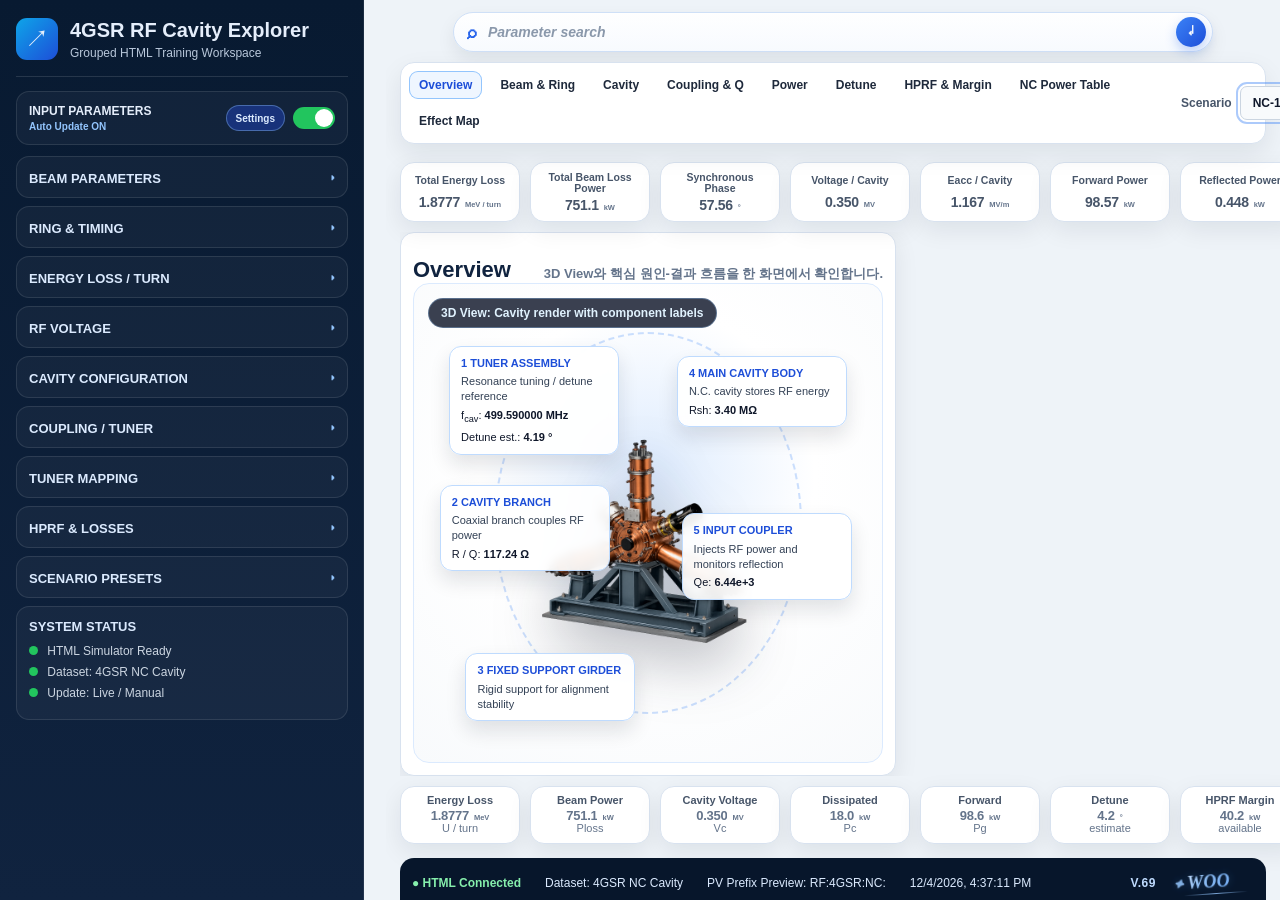
<file: index.html>
<!DOCTYPE html>
<html lang="ko">
<head>
  <meta charset="UTF-8" />
  <meta name="viewport" content="width=device-width, initial-scale=1.0" />
  <title>4GSR RF Cavity Explorer</title>
  <link rel="stylesheet" href="style.css" />
</head>

<body>
  <div class="app-shell">
    <aside class="left-sidebar">
      <div class="sidebar-content-scroll">
      <div class="brand">
        <div class="brand-icon">↗</div>
        <div>
          <h1>4GSR RF Cavity Explorer</h1>
          <p>Grouped HTML Training Workspace</p>
        </div>
      </div>

      <div class="sidebar-section auto-row">
        <span>Input Parameters <small id="autoModeText">Auto Update ON</small></span>
        <button type="button" id="toggleAllGroups" class="group-toggle-btn">Settings</button>
        <label class="switch" title="ON: 입력 즉시 반영 / OFF: Apply Changes 후 반영">
          <input id="autoUpdate" type="checkbox" checked data-impact="Enable: 입력 즉시 계산 결과 반영. Disable: 입력값은 바뀌지만 Apply Changes를 눌러야 결과 반영." />
          <span></span>
        </label>
      </div>

      <div class="input-group" data-search-group="beam energy current ib">
        <h3>Beam Parameters</h3>
        <div class="group-body">
        <label>Beam Energy, E<sub>b</sub> <em>GeV</em>
          <input id="energy" type="number" value="4.0" step="0.1" data-impact="Energy Gain Ratio에 영향. 현재 RF power budget에는 직접 영향이 작습니다.">
        </label>
        <label>Beam Current, I<sub>b</sub> <em>mA</em>
          <input id="current" type="number" value="400" step="10" data-impact="Total Beam Loss Power, Beam Power Pb, Forward Power Pg, HPRF Margin에 영향.">
        </label>
      
        </div>
      </div><div class="input-group" data-search-group="ring timing circumference harmonic rf frequency revolution f0">
        <h3>Ring & Timing</h3>
        <div class="group-body">
        <label>Circumference, C <em>m</em>
          <input id="circumference" type="number" value="799.29698" step="0.00001" data-impact="Revolution frequency 검산 및 RF timing 구조에 영향.">
        </label>
        <label>Harmonic Number, h
          <input id="harmonic" type="number" value="1332" step="1" data-impact="RF Frequency = h × f0 검산값에 영향.">
        </label>
        <label>RF Frequency, f<sub>r</sub> <em>MHz</em>
          <input id="rfFreq" type="number" value="499.593469" step="0.000001" data-impact="RF period, Δf, Detune estimate에 영향." readonly>
        </label>
        <div class="derived-pill">h × f<sub>0</sub> check: <strong id="sideRfCheck">-</strong></div>
        <label>Revolution Frequency, f<sub>0</sub> <em>MHz</em>
          <input id="revFreq" type="number" value="0.375070" step="0.000001" data-impact="RF Frequency = h × f0 검산값에 영향." readonly>
        </label>
      
        </div>
      </div><div class="input-group" data-search-group="energy loss bending id other total">
        <h3>Energy Loss / Turn</h3>
        <div class="group-body">
        <label>Bending Loss <em>keV</em>
          <input id="lossBending" type="number" value="1097.65" step="0.01" data-impact="Total Energy Loss, Beam Loss Power, Synchronous Phase, Pb, Pg에 영향.">
        </label>
        <label>ID Loss <em>keV</em>
          <input id="lossID" type="number" value="720" step="0.01" data-impact="Total Energy Loss, Beam Loss Power, Synchronous Phase, Pb, Pg에 영향.">
        </label>
        <label>Other Loss <em>keV</em>
          <input id="lossOther" type="number" value="60" step="0.01" data-impact="Total Energy Loss, Beam Loss Power, Synchronous Phase, Pb, Pg에 영향.">
        </label>
        <div class="derived-pill">Total Energy Loss: <strong id="sideTotalLoss">-</strong></div>
      
        </div>
      </div><div class="input-group" data-search-group="rf voltage total voltage vacc">
        <h3>RF Voltage</h3>
        <div class="group-body">
        <label>Total Voltage, V<sub>acc</sub> <em>MV</em>
          <input id="vTotal" type="number" value="3.5" step="0.01" data-impact="q, φs, Voltage/Cavity, Eacc, Pc, βopt에 영향.">
        </label>
      
        </div>
      </div><div class="input-group" data-search-group="cavity number ncav r/q q0 rsh length eacc pc">
        <h3>Cavity Configuration</h3>
        <div class="group-body">
        <label># of Cavities
          <input id="nCav" type="number" value="10" step="1" min="1" data-impact="Voltage/Cavity, Eacc, Pc, Pb, Pg, 기준표 행 강조에 영향.">
        </label>
        <label>R / Q <em>Ω</em>
          <input id="rq" type="number" value="117.24" step="0.01" data-impact="R/Q 표시와 Cavity Branch 라벨에 영향.">
        </label>
        <label>Q<sub>0</sub>
          <input id="q0" type="number" value="29000" step="100" data-impact="Qe, QL에 영향.">
        </label>
        <label>Shunt Impedance, R<sub>sh</sub> <em>MΩ</em>
          <input id="rsh" type="number" value="3.4" step="0.01" data-impact="Dissipated Power Pc, βopt, Forward Power Pg에 영향.">
        </label>
        <label>Cavity Length, l<sub>c</sub> <em>m</em>
          <input id="cavLength" type="number" value="0.3000364062" step="0.001" data-impact="Eacc / cavity에 영향.">
        </label>
      
        </div>
      </div><div class="input-group" data-search-group="coupling beta tuner qe ql">
        <h3>Coupling / Tuner</h3>
        <div class="group-body">
        <label>Coupling Beta, β
          <input id="beta" type="number" value="4.5" step="0.1" data-impact="Qe, QL, βopt 비교, coupling 상태에 영향.">
        </label>
        <div class="derived-pill">External Q, Q<sub>e</sub>: <strong id="sideQe">-</strong></div>
      
        </div>
      </div><div class="input-group" data-search-group="tuner position plunger fcav delta detune frequency spec">
        <h3>Tuner Mapping</h3>
        <div class="group-body">
        <label>Tuner Position <em>mm</em>
          <input id="tunerPos" type="number" value="10.00" step="0.1" data-impact="CAD trend 기반 f_cav, Δf, Detune Estimate, Q0 trend에 영향.">
        </label>
        <label>Reference Position <em>mm</em>
          <input id="tunerRefPosition" type="number" value="10.00" step="0.1" data-impact="RF Test 기준점. 기본값 10 mm에서 foper=499.59 MHz로 정규화합니다.">
        </label>
        <label>Reference Frequency <em>MHz</em>
          <input id="tunerRefFreq" type="number" value="499.59" step="0.001" data-impact="RF Test 기준 운전 주파수. f_cav 추정 기준점과 spec 판정에 영향.">
        </label>
        <label>Spec Window <em>±MHz</em>
          <input id="tunerSpecWindow" type="number" value="0.25" step="0.01" data-impact="운전 주파수 PASS/WARNING 판정 범위에 영향.">
        </label>
        <div class="derived-pill">Mapping Source: <strong>CAD trend normalized to RF Test</strong></div>
        <div class="derived-pill">Estimated f<sub>cav</sub>: <strong id="sideFcav">-</strong></div>
        <div class="derived-pill">Δf = f<sub>RF</sub> - f<sub>cav</sub>: <strong id="sideDeltaF">-</strong></div>
      
        </div>
      </div><div class="input-group" data-search-group="hprf line loss hom sspa margin">
        <h3>HPRF & Losses</h3>
        <div class="group-body">
        <label>Transmission Line Loss <em>kW</em>
          <input id="lineLoss" type="number" value="10.0" step="0.01" data-impact="Required SSPA, HPRF Margin에 영향.">
        </label>
        <label>HOM Absorber Loss <em>kW</em>
          <input id="homLoss" type="number" value="5.0" step="0.01" data-impact="Required Coupler Power, Required SSPA, HPRF Margin에 영향.">
        </label>
        <label>SSPA Operation Point <em>%</em>
          <input id="opPoint" type="number" value="73" step="1" data-impact="Rated HPRF 및 Available Margin에 영향.">
        </label>
      
        </div>
      </div><div class="input-group" data-search-group="scenario nc8 nc9 nc10 nc11 nc12 custom">
        <h3>Scenario Presets</h3>
        <div class="group-body">
        <div class="scenario-buttons">
          <button type="button" class="scenario-btn" data-cav="8">NC-8</button>
          <button type="button" class="scenario-btn" data-cav="9">NC-9</button>
          <button type="button" class="scenario-btn" data-cav="10">NC-10</button>
          <button type="button" class="scenario-btn" data-cav="11">NC-11</button>
          <button type="button" class="scenario-btn" data-cav="12">NC-12</button>
          <button type="button" class="scenario-btn custom" data-cav="custom">CUSTOM</button>
        </div>
        <div id="pendingBadge" class="pending-badge">변경 대기: Apply Changes를 누르면 결과에 반영됩니다.</div>
        <div class="button-row">
          <button type="button" id="resetBtn" class="secondary-btn">Reset</button>
          <button type="button" id="applyBtn" class="primary-btn">Apply Changes</button>
        </div>
      
        </div>
      </div><div class="system-status">
        <h3>System Status</h3>
        <p><span></span> HTML Simulator Ready</p>
        <p><span></span> Dataset: 4GSR NC Cavity</p>
        <p><span></span> Update: Live / Manual</p>
      </div>
    
      </div>
      <div class="sidebar-scrollbar" aria-hidden="true"><div class="sidebar-scrollbar-thumb"></div></div>
    </aside>

    <main class="main-dashboard">
      <div id="inputChangeImpactNote" class="input-change-impact-note"></div>
      <section class="search-row">
        <button type="button" id="mobileParamToggle" class="mobile-param-toggle">Parameters</button>
        <div class="parameter-search" role="search" aria-label="Parameter search">
          <span class="search-icon">⌕</span>
          <input id="parameterSearch" type="search" placeholder="Parameter search" autocomplete="off">
          <button type="button" id="parameterSearchBtn" aria-label="Search parameter">↵</button>
          <div id="searchSuggestions" class="search-suggestions"></div>
          <div id="searchStatus" class="search-status"></div>
        </div>
      </section>
      <header class="top-nav">
        <nav>
          <button type="button" class="tab active" data-tab="overview" data-guide="3D View와 핵심 계산 결과를 한 화면에서 확인합니다.">Overview</button>
          <button type="button" class="tab" data-tab="beam" data-guide="Beam energy, current, RF frequency, revolution timing과 beam power 변화를 확인합니다.">Beam & Ring</button>
          <button type="button" class="tab" data-tab="cavity" data-guide="Cavity 수, Vc, Eacc, Pc, Rsh 등 cavity load 변화를 확인합니다.">Cavity</button>
          <button type="button" class="tab" data-tab="coupling" data-guide="Q0, Qe, QL, β, βopt 관계와 coupling 민감도를 확인합니다.">Coupling & Q</button>
          <button type="button" class="tab" data-tab="power" data-guide="SSPA → Line → Coupler → Cavity → Beam RF power flow를 확인합니다.">Power</button>
          <button type="button" class="tab" data-tab="detune" data-guide="Tuner position, f_cav, Δf, detune estimate와 plunger tuning reference를 확인합니다.">Detune</button>
          <button type="button" class="tab" data-tab="hprf" data-guide="Required SSPA, rated HPRF, operation point, available margin을 확인합니다.">HPRF & Margin</button>
          <button type="button" class="tab" data-tab="diagnostics" data-guide="NC-8~NC-12 기준 RF power table을 확인합니다.">NC Power Table</button>
          <button type="button" class="tab" data-tab="effect" data-guide="입력 파라미터가 결과값과 운전 판단으로 연결되는 흐름을 확인합니다.">Effect Map</button>
        </nav>
        <div class="scenario-select">
          <span>Scenario</span>
          <select id="scenarioSelect">
            <option value="8">NC-8</option>
            <option value="9">NC-9</option>
            <option value="10" selected>NC-10 Baseline</option>
            <option value="11">NC-11</option>
            <option value="12">NC-12</option>
          </select>
        </div>
      </header>

      <section class="kpi-grid">
        <article class="kpi-card"><span>Total Energy Loss</span><strong id="kpiTotalLoss">-</strong><small>MeV / turn</small></article>
        <article class="kpi-card"><span>Total Beam Loss Power</span><strong id="kpiBeamLoss">-</strong><small>kW</small></article>
        <article class="kpi-card"><span>Synchronous Phase</span><strong id="kpiPhase">-</strong><small>acos(U / Vacc)</small></article>
        <article class="kpi-card"><span>Voltage / Cavity</span><strong id="kpiVc">-</strong><small>MV</small></article>
        <article class="kpi-card"><span>Eacc / Cavity</span><strong id="kpiEacc">-</strong><small>MV/m</small></article>
        <article class="kpi-card"><span>Forward Power</span><strong id="kpiPg">-</strong><small>kW</small></article>
        <article class="kpi-card"><span>Reflected Power</span><strong id="kpiPr">-</strong><small>kW</small></article>
      </section>

      <section class="workspace-grid">
        <section class="view-area card" id="mainViewArea">
          <div class="view-head">
            <h2 id="viewTitle">Overview</h2>
            <p id="viewSubtitle">3D View와 핵심 원인-결과 흐름을 한 화면에서 확인합니다.</p>
          </div>

          <div class="tab-panel active" id="panel-overview">
            <div class="cavity-scene mode-3d image-mode-label">
              <div id="modeBadge" class="mode-badge">3D View: Cavity render with component labels</div>
              <img src="assets/cavity.png" alt="4GSR NC Cavity render" class="cavity-img" draggable="false">
              <div class="annotation anno-tuner" data-label-area="tuner"><b>1 Tuner Assembly</b><span>Resonance tuning / detune reference</span><em>f<sub>cav</sub>: <strong id="annoFcav">-</strong></em><em>Detune est.: <strong id="annoDetune">-</strong></em></div>
              <div class="annotation anno-branch" data-label-area="branch"><b>2 Cavity Branch</b><span>Coaxial branch couples RF power</span><em>R / Q: <strong id="annoRQ">117.24 Ω</strong></em></div>
              <div class="annotation anno-frame" data-label-area="frame"><b>3 Fixed Support Girder</b><span>Rigid support for alignment stability</span></div>
              <div class="annotation anno-body" data-label-area="body"><b>4 Main Cavity Body</b><span>N.C. cavity stores RF energy</span><em>Rsh: <strong id="annoRsh">3.40 MΩ</strong></em></div>
              <div class="annotation anno-coupler" data-label-area="coupler"><b>5 Input Coupler</b><span>Injects RF power and monitors reflection</span><em>Qe: <strong id="annoQe">-</strong></em></div>
            </div>
          </div>

          <div class="tab-panel" id="panel-beam">
            <div class="panel-grid">
              <div class="info-card"><h3>Beam / Ring Basis</h3><p>Total energy loss determines how much RF power must be restored each turn.</p><dl><div><dt>fRF check</dt><dd id="beamRfCheck">-</dd></div><div><dt>Beam Loss Power</dt><dd id="beamLossPanel">-</dd></div></dl></div>
              <div class="info-card wide"><h3>Beam Current Sweep</h3><svg id="beamSweepChart" viewBox="0 0 520 260"></svg></div>
            </div>
          </div>

          <div class="tab-panel" id="panel-cavity">
            <div class="panel-grid">
              <div class="info-card"><h3>Cavity Configuration</h3><dl><div><dt>Voltage / Cavity</dt><dd id="panelVc">-</dd></div><div><dt>Eacc</dt><dd id="panelEacc">-</dd></div><div><dt>Pc</dt><dd id="panelPc">-</dd></div></dl></div>
              <div class="info-card wide"><h3>Cavity Count Sweep</h3><select id="chartMetric"><option value="coupler">Required Coupler Power</option><option value="hprf">HPRF Output</option><option value="rated">Rated HPRF</option><option value="pc">Dissipated Power</option><option value="pb">Beam Power</option></select><svg id="cavitySweepChart" viewBox="0 0 520 260"></svg></div>
            </div>
          </div>

          <div class="tab-panel" id="panel-coupling">
            <div class="panel-grid">
              <div class="info-card"><h3>Coupling & Q</h3><dl><div><dt>Qe = Q0 / β</dt><dd id="panelQe">-</dd></div><div><dt>QL = Q0 / (1+β)</dt><dd id="panelQL">-</dd></div><div><dt>βopt</dt><dd id="panelBetaOpt">-</dd></div></dl></div>
              <div class="info-card"><h3>Coupling Meaning</h3><p>Beam loading changes optimum coupling. β and QL affect detune sensitivity and reflected power condition.</p></div>
            </div>
          </div>

          <div class="tab-panel" id="panel-power">
            <div class="power-flow-wide">
              <h3>RF Power Flow</h3>
              <div class="power-flow-mainline">
                <div class="node">SSPA<br><strong id="flowSSPA">-</strong></div>
                <span>→</span>
                <div class="node">Line Loss<br><strong id="flowLine">-</strong></div>
                <span>→</span>
                <div class="node">Coupler<br><strong id="flowCoupler">-</strong></div>
                <span>→</span>
                <div class="node">Cavity<br><strong id="flowCavity">-</strong></div>
                <span>→</span>
                <div class="node">Beam<br><strong id="flowBeam">-</strong></div>
              </div>
              <div class="power-flow-split">
                <div>Dissipated<br><strong id="flowPc">-</strong></div>
                <div>Reflected<br><strong id="flowPr">-</strong></div>
              </div>
            </div>
          </div>

          <div class="tab-panel" id="panel-detune">
            <div class="panel-grid">
              <div class="info-card"><h3>Tuner Mapping</h3><dl><div><dt>Estimated f<sub>cav</sub></dt><dd id="panelFcav">-</dd></div><div><dt>Δf</dt><dd id="panelDeltaF">-</dd></div><div><dt>df/dx</dt><dd id="panelSlope">-</dd></div><div><dt>CAD Q0 Trend</dt><dd id="panelCadQ0">-</dd></div></dl></div>
              <div class="info-card gauge-card">
                <h3>Detune Estimate</h3>
                <div class="detune-semi-gauge">
                  <svg class="detune-semi-svg" viewBox="0 0 1000 620" role="img" aria-label="Detune Estimate Gauge">
                    <defs>
                      <linearGradient id="detuneArcGradient" x1="0" y1="0" x2="1" y2="0">
                        <stop offset="0%" stop-color="#3b82f6"></stop>
                        <stop offset="45%" stop-color="#bfdbfe"></stop>
                        <stop offset="55%" stop-color="#fee2e2"></stop>
                        <stop offset="100%" stop-color="#ef4444"></stop>
                      </linearGradient>
                      <radialGradient id="detuneFillGradient" cx="50%" cy="92%" r="85%">
                        <stop offset="0%" stop-color="rgba(255,255,255,0.96)"></stop>
                        <stop offset="54%" stop-color="rgba(255,255,255,0.90)"></stop>
                        <stop offset="100%" stop-color="rgba(59,130,246,0.18)"></stop>
                      </radialGradient>
                      <filter id="semiNeedleShadow" x="-60%" y="-60%" width="220%" height="220%">
                        <feDropShadow dx="10" dy="10" stdDeviation="7" flood-color="rgba(0,0,0,0.26)"></feDropShadow>
                      </filter>
                    </defs>

                    <line class="detune-title-rule top" x1="70" y1="78" x2="930" y2="78"></line>

                    <path class="detune-semi-fill" d="M180 470 A320 320 0 0 1 820 470 L500 470 Z"></path>
                    <path class="detune-semi-arc" d="M180 470 A320 320 0 0 1 820 470"></path>

                    <g class="detune-major-ticks">
                      <line x1="180" y1="470" x2="218" y2="470"></line>
                      <line x1="223" y1="310" x2="258" y2="330"></line>
                      <line x1="340" y1="193" x2="360" y2="228"></line>
                      <line x1="500" y1="150" x2="500" y2="192"></line>
                      <line x1="660" y1="193" x2="640" y2="228"></line>
                      <line x1="777" y1="310" x2="742" y2="330"></line>
                      <line x1="820" y1="470" x2="782" y2="470"></line>
                    </g>

                    <g class="detune-minor-ticks">
                      <line x1="248" y1="396" x2="277" y2="407"></line>
                      <line x1="286" y1="256" x2="311" y2="278"></line>
                      <line x1="420" y1="160" x2="428" y2="192"></line>
                      <line x1="580" y1="160" x2="572" y2="192"></line>
                      <line x1="714" y1="256" x2="689" y2="278"></line>
                      <line x1="752" y1="396" x2="723" y2="407"></line>
                    </g>

                    <g class="detune-angle-labels">
                      <text x="142" y="474">-90°</text>
                      <text x="138" y="306">-60°</text>
                      <text x="300" y="184">-30°</text>
                      <text x="500" y="123">0°</text>
                      <text x="700" y="184">+30°</text>
                      <text x="862" y="306">+60°</text>
                      <text x="858" y="474">+90°</text>
                    </g>

                    <g id="detuneNeedleGroup" transform="rotate(0 500 470)">
                      <path id="detuneNeedle" class="detune-semi-needle detune-visible-needle" d="M489 470 L489 238 Q489 224 500 224 Q511 224 511 238 L511 470 Z"></path>
                    </g>
                    <circle class="detune-semi-pivot" cx="500" cy="470" r="42"></circle>

                    <text class="detune-minus-title" x="112" y="568">− Angle°</text>
                    <text class="detune-plus-title" x="888" y="568">+ Angle°</text>

                    <foreignObject x="360" y="514" width="280" height="72">
                      <div xmlns="http://www.w3.org/1999/xhtml" class="detune-digital-box">
                        <span id="detuneCurrentAngleLabel">-</span>
                      </div>
                    </foreignObject>
                    <text class="detune-digital-caption" x="500" y="606">DETUNE</text>
                  </svg>
                </div>
                <strong id="detuneValue" class="detune-hidden-value">-</strong>
              </div>
            </div>

            <div class="detune-reference-card">
              <h3>Tuner Plunger Tuning Range Reference</h3>
              <p>RI measurement/CAD trend example for 100 mm plunger tuner: vacuum frequency at 23°C and unloaded Q versus plunger penetration.</p>
              <img src="assets/tuner_plunger_range_reference.png" alt="Tuner plunger tuning range reference graph">
            </div>
          </div>

          <div class="tab-panel" id="panel-hprf">
            <div class="panel-grid">
              <div class="info-card"><h3>HPRF Margin</h3><dl><div><dt>Required @ Coupler</dt><dd id="marginCoupler">-</dd></div><div><dt>Required @ SSPA</dt><dd id="marginSSPA">-</dd></div><div><dt>Rated HPRF</dt><dd id="marginRated">-</dd></div><div><dt>Available Margin</dt><dd id="marginAvailable">-</dd></div></dl></div>
            </div>
          </div>

          <div class="tab-panel" id="panel-diagnostics">
            <div class="table-wrap"><table class="budget-table"><thead><tr><th># Cavities</th><th>Dissipated Power [kW]</th><th>Beam Power [kW]</th><th>HOM Loss [kW]</th><th>Required Coupler [kW]</th><th>HPRF Output [kW]</th><th>Reflected Power [kW]</th><th>Rated HPRF [kW]</th></tr></thead><tbody><tr data-cav="8"><td>8</td><td>28.15</td><td>93.88</td><td>5.00</td><td>127.07</td><td>137.07</td><td>0.042</td><td>187.8</td></tr><tr data-cav="9"><td>9</td><td>22.24</td><td>83.45</td><td>5.00</td><td>110.77</td><td>120.77</td><td>0.079</td><td>165.4</td></tr><tr data-cav="10"><td>10</td><td>18.01</td><td>75.11</td><td>5.00</td><td>98.57</td><td>108.57</td><td>0.448</td><td>148.7</td></tr><tr data-cav="11"><td>11</td><td>14.89</td><td>68.28</td><td>5.00</td><td>89.14</td><td>99.14</td><td>0.976</td><td>135.8</td></tr><tr data-cav="12"><td>12</td><td>12.51</td><td>62.59</td><td>5.00</td><td>80.73</td><td>90.73</td><td>0.629</td><td>124.3</td></tr></tbody></table></div>
          </div>
        

          <div class="tab-panel" id="panel-effect">
            <div class="effect-map-panel">
              <section class="effect-flow-card">
                <h3>Effect Map</h3>
                <p>입력 파라미터가 어떤 계산 결과와 RF 운전 판단으로 연결되는지 한눈에 보는 흐름표입니다.</p>
                <div class="effect-grid">
                  <div class="effect-row"><span class="effect-source">Beam Current</span><b>→</b><span>Beam Power</span><b>→</b><span>Forward Power</span><b>→</b><span>HPRF Margin</span></div>
                  <div class="effect-row"><span class="effect-source">Total Voltage</span><b>→</b><span>Voltage / Cavity</span><b>→</b><span>Eacc</span><b>→</b><span>Dissipated Power</span></div>
                  <div class="effect-row"><span class="effect-source"># Cavities</span><b>→</b><span>Vc, Pc, Pb</span><b>→</b><span>Required Coupler</span><b>→</b><span>NC Power Table</span></div>
                  <div class="effect-row"><span class="effect-source">Tuner Position</span><b>→</b><span>f_cav</span><b>→</b><span>Δf</span><b>→</b><span>Detune Estimate</span></div>
                  <div class="effect-row"><span class="effect-source">Coupling Beta</span><b>→</b><span>Qe</span><b>→</b><span>QL</span><b>→</b><span>Detune Sensitivity</span></div>
                  <div class="effect-row"><span class="effect-source">Line / HOM Loss</span><b>→</b><span>Required SSPA</span><b>→</b><span>Rated HPRF</span><b>→</b><span>Available Margin</span></div>
                </div>
              </section>

              <section class="effect-table-card">
                <h3>Flow Table</h3>
                <table class="flow-table">
                  <thead>
                    <tr>
                      <th>Group</th>
                      <th>Main Input</th>
                      <th>Direct Result</th>
                      <th>Final Check</th>
                    </tr>
                  </thead>
                  <tbody>
                    <tr><td>Beam</td><td>Ib, U loss</td><td>Pb, Pg</td><td>RF power demand</td></tr>
                    <tr><td>Cavity</td><td>Vacc, Ncav, Rsh</td><td>Vc, Eacc, Pc</td><td>per-cavity load</td></tr>
                    <tr><td>Coupling</td><td>β, Q0</td><td>Qe, QL, βopt</td><td>reflection tendency</td></tr>
                    <tr><td>Tuner</td><td>Position, f_ref</td><td>f_cav, Δf</td><td>detune estimate</td></tr>
                    <tr><td>HPRF</td><td>Line/HOM loss, op point</td><td>SSPA output, rated HPRF</td><td>available margin</td></tr>
                  </tbody>
                </table>
              </section>
            </div>
          </div>

        
</section>
<aside class="right-rail">
          <section class="card result-card">
            <h2>Calculated Results</h2>
            <div id="scenarioChangeNotice" class="scenario-change-notice">Scenario-linked values will be highlighted here.</div>
            <div id="scenarioGlobalNotice" class="scenario-global-notice">Scenario-linked values are highlighted across the current screen.</div>
            <dl>
              <div><dt>Over-voltage Factor (q)</dt><dd id="resQ">-</dd></div>
              <div><dt>cos(φs)</dt><dd id="resCos">-</dd></div>
              <div><dt>Synchronous Phase (φs)</dt><dd id="resPhase">-</dd></div>
              <div><dt>R / Q</dt><dd id="resRQ">-</dd></div>
              <div><dt>Rsh</dt><dd id="resRsh">-</dd></div>
              <div><dt>Q0</dt><dd id="resQ0">-</dd></div>
              <div><dt>Loaded Q (QL)</dt><dd id="resQL">-</dd></div>
              <div><dt>Coupling Beta (β)</dt><dd id="resBeta">-</dd></div>
              <div><dt>Optimum Beta (βopt)</dt><dd id="resBetaOpt">-</dd></div>
              <div><dt>Eacc / cavity</dt><dd id="resEacc">-</dd></div>
              <div><dt>Dissipated Power (Pc)</dt><dd id="resPc">-</dd></div>
              <div><dt>Beam Power (Pb)</dt><dd id="resPb">-</dd></div>
              <div><dt>Forward Power (Pg)</dt><dd id="resPg">-</dd></div>
              <div><dt>Reflected Power (Pr)</dt><dd id="resPr">-</dd></div>
              <div><dt>Estimated f<sub>cav</sub></dt><dd id="resFcav">-</dd></div>
              <div><dt>Frequency Error Δf</dt><dd id="resDeltaF">-</dd></div>
              <div><dt>Local df/dx</dt><dd id="resTuneSlope">-</dd></div>
              <div><dt>CAD Q0 Trend</dt><dd id="resCadQ0">-</dd></div>
              <div><dt>Detune Estimate</dt><dd id="resDetuneEstimate">-</dd></div>
              <div><dt>Frequency Spec</dt><dd id="resFreqSpec">-</dd></div>
              <div><dt>Energy Gain Ratio</dt><dd id="resGain">-</dd></div>
            </dl>
          </section>
</aside>
      </section>

      <section class="parameter-widget-grid">
        <article class="mini-widget"><b>Energy Loss</b><strong id="widgetEnergy">-</strong><span>U / turn</span></article>
        <article class="mini-widget"><b>Beam Power</b><strong id="widgetBeam">-</strong><span>Ploss</span></article>
        <article class="mini-widget"><b>Cavity Voltage</b><strong id="widgetVc">-</strong><span>Vc</span></article>
        <article class="mini-widget"><b>Dissipated</b><strong id="widgetPc">-</strong><span>Pc</span></article>
        <article class="mini-widget"><b>Forward</b><strong id="widgetPg">-</strong><span>Pg</span></article>
        <article class="mini-widget"><b>Detune</b><strong id="widgetDetune">-</strong><span>estimate</span></article>
        <article class="mini-widget"><b>HPRF Margin</b><strong id="widgetMargin">-</strong><span>available</span></article>
      </section>

      <footer class="footer-bar">
        <span>● HTML Connected</span>
        <span>Dataset: 4GSR NC Cavity</span>
        <span>PV Prefix Preview: RF:4GSR:NC:</span>
        <span id="footerTime">-</span>
        <span class="footer-version-wrap"><span class="version-badge">V.69</span><span class="footer-woo" aria-label="creator signature">WOO</span></span>
      </footer>
    </main>
  </div>

  <div id="inputImpactTooltip" class="input-impact-tooltip" role="tooltip"></div>
  <div id="hoverGuideTooltip" class="hover-guide-tooltip" role="tooltip"></div>
  <div id="formulaTooltip" class="formula-tooltip" role="tooltip"></div>
  <script src="app.js"></script>
</body>
</html>
</file>
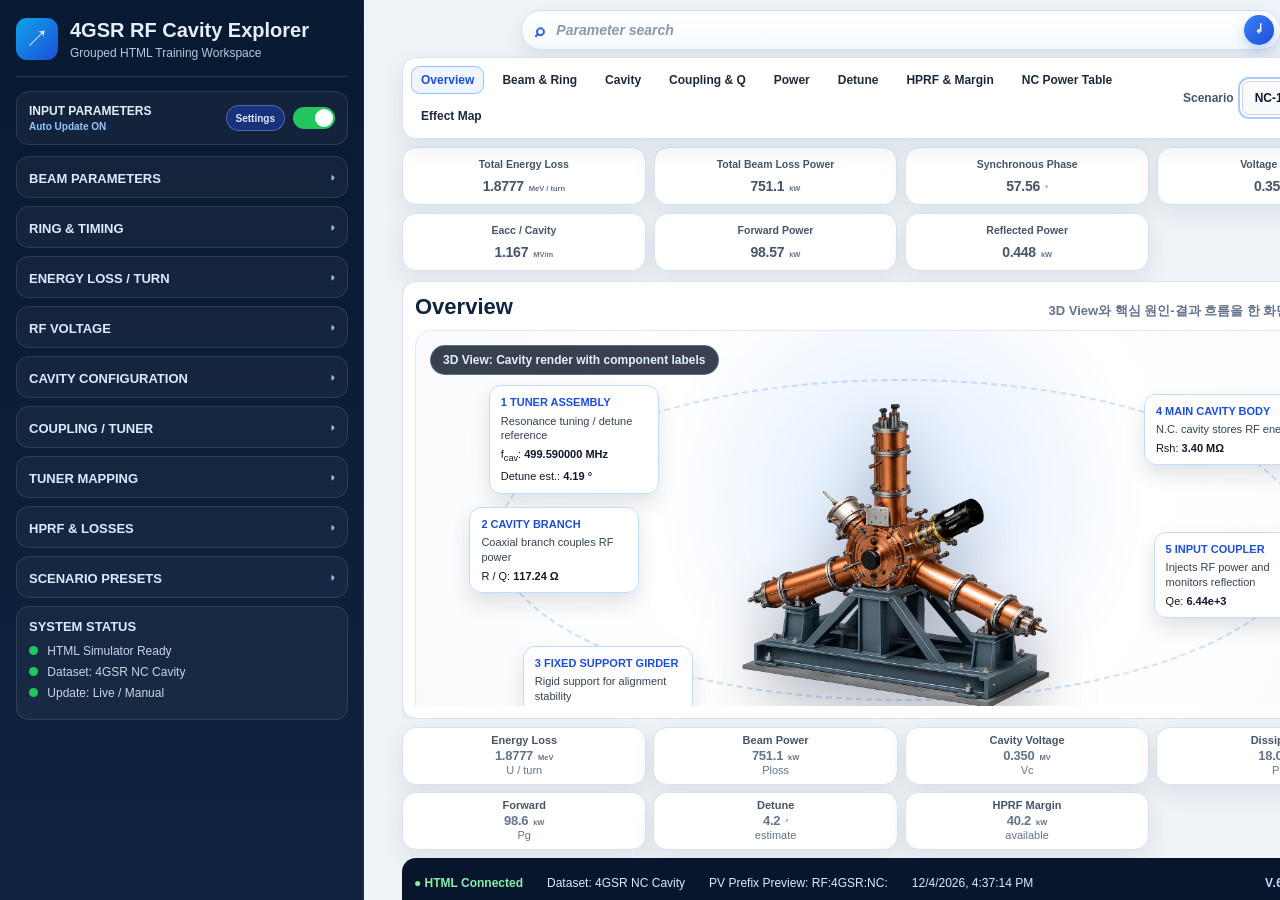
<file: 4gsr_rf_cavity_explorer_html_v53_calculated_formula_tooltips/index.html>
<!DOCTYPE html>
<html lang="ko">
<head>
  <meta charset="UTF-8" />
  <meta name="viewport" content="width=device-width, initial-scale=1.0" />
  <title>4GSR RF Cavity Explorer</title>
  <link rel="stylesheet" href="style.css" />
</head>

<body>
  <div class="app-shell">
    <aside class="left-sidebar">
      <div class="sidebar-content-scroll">
      <div class="brand">
        <div class="brand-icon">↗</div>
        <div>
          <h1>4GSR RF Cavity Explorer</h1>
          <p>Grouped HTML Training Workspace</p>
        </div>
      </div>

      <div class="sidebar-section auto-row">
        <span>Input Parameters <small id="autoModeText">Auto Update ON</small></span>
        <button type="button" id="toggleAllGroups" class="group-toggle-btn">Settings</button>
        <label class="switch" title="ON: 입력 즉시 반영 / OFF: Apply Changes 후 반영">
          <input id="autoUpdate" type="checkbox" checked data-impact="Enable: 입력 즉시 계산 결과 반영. Disable: 입력값은 바뀌지만 Apply Changes를 눌러야 결과 반영." />
          <span></span>
        </label>
      </div>

      <div class="input-group" data-search-group="beam energy current ib">
        <h3>Beam Parameters</h3>
        <div class="group-body">
        <label>Beam Energy, E<sub>b</sub> <em>GeV</em>
          <input id="energy" type="number" value="4.0" step="0.1" data-impact="Energy Gain Ratio에 영향. 현재 RF power budget에는 직접 영향이 작습니다.">
        </label>
        <label>Beam Current, I<sub>b</sub> <em>mA</em>
          <input id="current" type="number" value="400" step="10" data-impact="Total Beam Loss Power, Beam Power Pb, Forward Power Pg, HPRF Margin에 영향.">
        </label>
      
        </div>
      </div><div class="input-group" data-search-group="ring timing circumference harmonic rf frequency revolution f0">
        <h3>Ring & Timing</h3>
        <div class="group-body">
        <label>Circumference, C <em>m</em>
          <input id="circumference" type="number" value="799.29698" step="0.00001" data-impact="Revolution frequency 검산 및 RF timing 구조에 영향.">
        </label>
        <label>Harmonic Number, h
          <input id="harmonic" type="number" value="1332" step="1" data-impact="RF Frequency = h × f0 검산값에 영향.">
        </label>
        <label>RF Frequency, f<sub>r</sub> <em>MHz</em>
          <input id="rfFreq" type="number" value="499.593469" step="0.000001" data-impact="RF period, Δf, Detune estimate에 영향.">
        </label>
        <div class="derived-pill">h × f<sub>0</sub> check: <strong id="sideRfCheck">-</strong></div>
        <label>Revolution Frequency, f<sub>0</sub> <em>MHz</em>
          <input id="revFreq" type="number" value="0.375070" step="0.000001" data-impact="RF Frequency = h × f0 검산값에 영향.">
        </label>
      
        </div>
      </div><div class="input-group" data-search-group="energy loss bending id other total">
        <h3>Energy Loss / Turn</h3>
        <div class="group-body">
        <label>Bending Loss <em>keV</em>
          <input id="lossBending" type="number" value="1097.65" step="0.01" data-impact="Total Energy Loss, Beam Loss Power, Synchronous Phase, Pb, Pg에 영향.">
        </label>
        <label>ID Loss <em>keV</em>
          <input id="lossID" type="number" value="720" step="0.01" data-impact="Total Energy Loss, Beam Loss Power, Synchronous Phase, Pb, Pg에 영향.">
        </label>
        <label>Other Loss <em>keV</em>
          <input id="lossOther" type="number" value="60" step="0.01" data-impact="Total Energy Loss, Beam Loss Power, Synchronous Phase, Pb, Pg에 영향.">
        </label>
        <div class="derived-pill">Total Energy Loss: <strong id="sideTotalLoss">-</strong></div>
      
        </div>
      </div><div class="input-group" data-search-group="rf voltage total voltage vacc">
        <h3>RF Voltage</h3>
        <div class="group-body">
        <label>Total Voltage, V<sub>acc</sub> <em>MV</em>
          <input id="vTotal" type="number" value="3.5" step="0.01" data-impact="q, φs, Voltage/Cavity, Eacc, Pc, βopt에 영향.">
        </label>
      
        </div>
      </div><div class="input-group" data-search-group="cavity number ncav r/q q0 rsh length eacc pc">
        <h3>Cavity Configuration</h3>
        <div class="group-body">
        <label># of Cavities
          <input id="nCav" type="number" value="10" step="1" min="1" data-impact="Voltage/Cavity, Eacc, Pc, Pb, Pg, 기준표 행 강조에 영향.">
        </label>
        <label>R / Q <em>Ω</em>
          <input id="rq" type="number" value="117.24" step="0.01" data-impact="R/Q 표시와 Cavity Branch 라벨에 영향.">
        </label>
        <label>Q<sub>0</sub>
          <input id="q0" type="number" value="29000" step="100" data-impact="Qe, QL에 영향.">
        </label>
        <label>Shunt Impedance, R<sub>sh</sub> <em>MΩ</em>
          <input id="rsh" type="number" value="3.4" step="0.01" data-impact="Dissipated Power Pc, βopt, Forward Power Pg에 영향.">
        </label>
        <label>Cavity Length, l<sub>c</sub> <em>m</em>
          <input id="cavLength" type="number" value="0.3000364062" step="0.001" data-impact="Eacc / cavity에 영향.">
        </label>
      
        </div>
      </div><div class="input-group" data-search-group="coupling beta tuner qe ql">
        <h3>Coupling / Tuner</h3>
        <div class="group-body">
        <label>Coupling Beta, β
          <input id="beta" type="number" value="4.5" step="0.1" data-impact="Qe, QL, βopt 비교, coupling 상태에 영향.">
        </label>
        <div class="derived-pill">External Q, Q<sub>e</sub>: <strong id="sideQe">-</strong></div>
      
        </div>
      </div><div class="input-group" data-search-group="tuner position plunger fcav delta detune frequency spec">
        <h3>Tuner Mapping</h3>
        <div class="group-body">
        <label>Tuner Position <em>mm</em>
          <input id="tunerPos" type="number" value="10.00" step="0.1" data-impact="CAD trend 기반 f_cav, Δf, Detune Estimate, Q0 trend에 영향.">
        </label>
        <label>Reference Position <em>mm</em>
          <input id="tunerRefPosition" type="number" value="10.00" step="0.1" data-impact="RF Test 기준점. 기본값 10 mm에서 foper=499.59 MHz로 정규화합니다.">
        </label>
        <label>Reference Frequency <em>MHz</em>
          <input id="tunerRefFreq" type="number" value="499.59" step="0.001" data-impact="RF Test 기준 운전 주파수. f_cav 추정 기준점과 spec 판정에 영향.">
        </label>
        <label>Spec Window <em>±MHz</em>
          <input id="tunerSpecWindow" type="number" value="0.25" step="0.01" data-impact="운전 주파수 PASS/WARNING 판정 범위에 영향.">
        </label>
        <div class="derived-pill">Mapping Source: <strong>CAD trend normalized to RF Test</strong></div>
        <div class="derived-pill">Estimated f<sub>cav</sub>: <strong id="sideFcav">-</strong></div>
        <div class="derived-pill">Δf = f<sub>RF</sub> - f<sub>cav</sub>: <strong id="sideDeltaF">-</strong></div>
      
        </div>
      </div><div class="input-group" data-search-group="hprf line loss hom sspa margin">
        <h3>HPRF & Losses</h3>
        <div class="group-body">
        <label>Transmission Line Loss <em>kW</em>
          <input id="lineLoss" type="number" value="10.0" step="0.01" data-impact="Required SSPA, HPRF Margin에 영향.">
        </label>
        <label>HOM Absorber Loss <em>kW</em>
          <input id="homLoss" type="number" value="5.0" step="0.01" data-impact="Required Coupler Power, Required SSPA, HPRF Margin에 영향.">
        </label>
        <label>SSPA Operation Point <em>%</em>
          <input id="opPoint" type="number" value="73" step="1" data-impact="Rated HPRF 및 Available Margin에 영향.">
        </label>
      
        </div>
      </div><div class="input-group" data-search-group="scenario nc8 nc9 nc10 nc11 nc12 custom">
        <h3>Scenario Presets</h3>
        <div class="group-body">
        <div class="scenario-buttons">
          <button type="button" class="scenario-btn" data-cav="8">NC-8</button>
          <button type="button" class="scenario-btn" data-cav="9">NC-9</button>
          <button type="button" class="scenario-btn" data-cav="10">NC-10</button>
          <button type="button" class="scenario-btn" data-cav="11">NC-11</button>
          <button type="button" class="scenario-btn" data-cav="12">NC-12</button>
          <button type="button" class="scenario-btn custom" data-cav="custom">CUSTOM</button>
        </div>
        <div id="pendingBadge" class="pending-badge">변경 대기: Apply Changes를 누르면 결과에 반영됩니다.</div>
        <div class="button-row">
          <button type="button" id="resetBtn" class="secondary-btn">Reset</button>
          <button type="button" id="applyBtn" class="primary-btn">Apply Changes</button>
        </div>
      
        </div>
      </div><div class="system-status">
        <h3>System Status</h3>
        <p><span></span> HTML Simulator Ready</p>
        <p><span></span> Dataset: 4GSR NC Cavity</p>
        <p><span></span> Update: Live / Manual</p>
      </div>
    
      </div>
      <div class="sidebar-scrollbar" aria-hidden="true"><div class="sidebar-scrollbar-thumb"></div></div>
    </aside>

    <main class="main-dashboard">
      <div id="inputChangeImpactNote" class="input-change-impact-note"></div>
      <section class="search-row">
        <button type="button" id="mobileParamToggle" class="mobile-param-toggle">Parameters</button>
        <div class="parameter-search" role="search" aria-label="Parameter search">
          <span class="search-icon">⌕</span>
          <input id="parameterSearch" type="search" placeholder="Parameter search" autocomplete="off">
          <button type="button" id="parameterSearchBtn" aria-label="Search parameter">↵</button>
          <div id="searchSuggestions" class="search-suggestions"></div>
          <div id="searchStatus" class="search-status"></div>
        </div>
      </section>
      <header class="top-nav">
        <nav>
          <button type="button" class="tab active" data-tab="overview" data-guide="3D View와 핵심 계산 결과를 한 화면에서 확인합니다.">Overview</button>
          <button type="button" class="tab" data-tab="beam" data-guide="Beam energy, current, RF frequency, revolution timing과 beam power 변화를 확인합니다.">Beam & Ring</button>
          <button type="button" class="tab" data-tab="cavity" data-guide="Cavity 수, Vc, Eacc, Pc, Rsh 등 cavity load 변화를 확인합니다.">Cavity</button>
          <button type="button" class="tab" data-tab="coupling" data-guide="Q0, Qe, QL, β, βopt 관계와 coupling 민감도를 확인합니다.">Coupling & Q</button>
          <button type="button" class="tab" data-tab="power" data-guide="SSPA → Line → Coupler → Cavity → Beam RF power flow를 확인합니다.">Power</button>
          <button type="button" class="tab" data-tab="detune" data-guide="Tuner position, f_cav, Δf, detune estimate와 plunger tuning reference를 확인합니다.">Detune</button>
          <button type="button" class="tab" data-tab="hprf" data-guide="Required SSPA, rated HPRF, operation point, available margin을 확인합니다.">HPRF & Margin</button>
          <button type="button" class="tab" data-tab="diagnostics" data-guide="NC-8~NC-12 기준 RF power table을 확인합니다.">NC Power Table</button>
          <button type="button" class="tab" data-tab="effect" data-guide="입력 파라미터가 결과값과 운전 판단으로 연결되는 흐름을 확인합니다.">Effect Map</button>
        </nav>
        <div class="scenario-select">
          <span>Scenario</span>
          <select id="scenarioSelect">
            <option value="8">NC-8</option>
            <option value="9">NC-9</option>
            <option value="10" selected>NC-10 Baseline</option>
            <option value="11">NC-11</option>
            <option value="12">NC-12</option>
          </select>
        </div>
      </header>

      <section class="kpi-grid">
        <article class="kpi-card"><span>Total Energy Loss</span><strong id="kpiTotalLoss">-</strong><small>MeV / turn</small></article>
        <article class="kpi-card"><span>Total Beam Loss Power</span><strong id="kpiBeamLoss">-</strong><small>kW</small></article>
        <article class="kpi-card"><span>Synchronous Phase</span><strong id="kpiPhase">-</strong><small>acos(U / Vacc)</small></article>
        <article class="kpi-card"><span>Voltage / Cavity</span><strong id="kpiVc">-</strong><small>MV</small></article>
        <article class="kpi-card"><span>Eacc / Cavity</span><strong id="kpiEacc">-</strong><small>MV/m</small></article>
        <article class="kpi-card"><span>Forward Power</span><strong id="kpiPg">-</strong><small>kW</small></article>
        <article class="kpi-card"><span>Reflected Power</span><strong id="kpiPr">-</strong><small>kW</small></article>
      </section>

      <section class="workspace-grid">
        <section class="view-area card" id="mainViewArea">
          <div class="view-head">
            <h2 id="viewTitle">Overview</h2>
            <p id="viewSubtitle">3D View와 핵심 원인-결과 흐름을 한 화면에서 확인합니다.</p>
          </div>

          <div class="tab-panel active" id="panel-overview">
            <div class="cavity-scene mode-3d image-mode-label">
              <div id="modeBadge" class="mode-badge">3D View: Cavity render with component labels</div>
              <img src="assets/cavity.png" alt="4GSR NC Cavity render" class="cavity-img" draggable="false">
              <div class="annotation anno-tuner" data-label-area="tuner"><b>1 Tuner Assembly</b><span>Resonance tuning / detune reference</span><em>f<sub>cav</sub>: <strong id="annoFcav">-</strong></em><em>Detune est.: <strong id="annoDetune">-</strong></em></div>
              <div class="annotation anno-branch" data-label-area="branch"><b>2 Cavity Branch</b><span>Coaxial branch couples RF power</span><em>R / Q: <strong id="annoRQ">117.24 Ω</strong></em></div>
              <div class="annotation anno-frame" data-label-area="frame"><b>3 Fixed Support Girder</b><span>Rigid support for alignment stability</span></div>
              <div class="annotation anno-body" data-label-area="body"><b>4 Main Cavity Body</b><span>N.C. cavity stores RF energy</span><em>Rsh: <strong id="annoRsh">3.40 MΩ</strong></em></div>
              <div class="annotation anno-coupler" data-label-area="coupler"><b>5 Input Coupler</b><span>Injects RF power and monitors reflection</span><em>Qe: <strong id="annoQe">-</strong></em></div>
            </div>
          </div>

          <div class="tab-panel" id="panel-beam">
            <div class="panel-grid">
              <div class="info-card"><h3>Beam / Ring Basis</h3><p>Total energy loss determines how much RF power must be restored each turn.</p><dl><div><dt>fRF check</dt><dd id="beamRfCheck">-</dd></div><div><dt>Beam Loss Power</dt><dd id="beamLossPanel">-</dd></div></dl></div>
              <div class="info-card wide"><h3>Beam Current Sweep</h3><svg id="beamSweepChart" viewBox="0 0 520 260"></svg></div>
            </div>
          </div>

          <div class="tab-panel" id="panel-cavity">
            <div class="panel-grid">
              <div class="info-card"><h3>Cavity Configuration</h3><dl><div><dt>Voltage / Cavity</dt><dd id="panelVc">-</dd></div><div><dt>Eacc</dt><dd id="panelEacc">-</dd></div><div><dt>Pc</dt><dd id="panelPc">-</dd></div></dl></div>
              <div class="info-card wide"><h3>Cavity Count Sweep</h3><select id="chartMetric"><option value="coupler">Required Coupler Power</option><option value="hprf">HPRF Output</option><option value="rated">Rated HPRF</option><option value="pc">Dissipated Power</option><option value="pb">Beam Power</option></select><svg id="cavitySweepChart" viewBox="0 0 520 260"></svg></div>
            </div>
          </div>

          <div class="tab-panel" id="panel-coupling">
            <div class="panel-grid">
              <div class="info-card"><h3>Coupling & Q</h3><dl><div><dt>Qe = Q0 / β</dt><dd id="panelQe">-</dd></div><div><dt>QL = Q0 / (1+β)</dt><dd id="panelQL">-</dd></div><div><dt>βopt</dt><dd id="panelBetaOpt">-</dd></div></dl></div>
              <div class="info-card"><h3>Coupling Meaning</h3><p>Beam loading changes optimum coupling. β and QL affect detune sensitivity and reflected power condition.</p></div>
            </div>
          </div>

          <div class="tab-panel" id="panel-power">
            <div class="power-flow-wide">
              <h3>RF Power Flow</h3>
              <div class="power-flow-mainline">
                <div class="node">SSPA<br><strong id="flowSSPA">-</strong></div>
                <span>→</span>
                <div class="node">Line Loss<br><strong id="flowLine">-</strong></div>
                <span>→</span>
                <div class="node">Coupler<br><strong id="flowCoupler">-</strong></div>
                <span>→</span>
                <div class="node">Cavity<br><strong id="flowCavity">-</strong></div>
                <span>→</span>
                <div class="node">Beam<br><strong id="flowBeam">-</strong></div>
              </div>
              <div class="power-flow-split">
                <div>Dissipated<br><strong id="flowPc">-</strong></div>
                <div>Reflected<br><strong id="flowPr">-</strong></div>
              </div>
            </div>
          </div>

          <div class="tab-panel" id="panel-detune">
            <div class="panel-grid">
              <div class="info-card"><h3>Tuner Mapping</h3><dl><div><dt>Estimated f<sub>cav</sub></dt><dd id="panelFcav">-</dd></div><div><dt>Δf</dt><dd id="panelDeltaF">-</dd></div><div><dt>df/dx</dt><dd id="panelSlope">-</dd></div><div><dt>CAD Q0 Trend</dt><dd id="panelCadQ0">-</dd></div></dl></div>
              <div class="info-card gauge-card">
                <h3>Detune Estimate</h3>
                <div class="detune-semi-gauge">
                  <svg class="detune-semi-svg" viewBox="0 0 1000 620" role="img" aria-label="Detune Estimate Gauge">
                    <defs>
                      <linearGradient id="detuneArcGradient" x1="0" y1="0" x2="1" y2="0">
                        <stop offset="0%" stop-color="#3b82f6"></stop>
                        <stop offset="45%" stop-color="#bfdbfe"></stop>
                        <stop offset="55%" stop-color="#fee2e2"></stop>
                        <stop offset="100%" stop-color="#ef4444"></stop>
                      </linearGradient>
                      <radialGradient id="detuneFillGradient" cx="50%" cy="92%" r="85%">
                        <stop offset="0%" stop-color="rgba(255,255,255,0.96)"></stop>
                        <stop offset="54%" stop-color="rgba(255,255,255,0.90)"></stop>
                        <stop offset="100%" stop-color="rgba(59,130,246,0.18)"></stop>
                      </radialGradient>
                      <filter id="semiNeedleShadow" x="-60%" y="-60%" width="220%" height="220%">
                        <feDropShadow dx="10" dy="10" stdDeviation="7" flood-color="rgba(0,0,0,0.26)"></feDropShadow>
                      </filter>
                    </defs>

                    <line class="detune-title-rule top" x1="70" y1="78" x2="930" y2="78"></line>

                    <path class="detune-semi-fill" d="M180 470 A320 320 0 0 1 820 470 L500 470 Z"></path>
                    <path class="detune-semi-arc" d="M180 470 A320 320 0 0 1 820 470"></path>

                    <g class="detune-major-ticks">
                      <line x1="180" y1="470" x2="218" y2="470"></line>
                      <line x1="223" y1="310" x2="258" y2="330"></line>
                      <line x1="340" y1="193" x2="360" y2="228"></line>
                      <line x1="500" y1="150" x2="500" y2="192"></line>
                      <line x1="660" y1="193" x2="640" y2="228"></line>
                      <line x1="777" y1="310" x2="742" y2="330"></line>
                      <line x1="820" y1="470" x2="782" y2="470"></line>
                    </g>

                    <g class="detune-minor-ticks">
                      <line x1="248" y1="396" x2="277" y2="407"></line>
                      <line x1="286" y1="256" x2="311" y2="278"></line>
                      <line x1="420" y1="160" x2="428" y2="192"></line>
                      <line x1="580" y1="160" x2="572" y2="192"></line>
                      <line x1="714" y1="256" x2="689" y2="278"></line>
                      <line x1="752" y1="396" x2="723" y2="407"></line>
                    </g>

                    <g class="detune-angle-labels">
                      <text x="142" y="474">-90°</text>
                      <text x="138" y="306">-60°</text>
                      <text x="300" y="184">-30°</text>
                      <text x="500" y="123">0°</text>
                      <text x="700" y="184">+30°</text>
                      <text x="862" y="306">+60°</text>
                      <text x="858" y="474">+90°</text>
                    </g>

                    <g id="detuneNeedleGroup" transform="rotate(0 500 470)">
                      <path id="detuneNeedle" class="detune-semi-needle detune-visible-needle" d="M489 470 L489 238 Q489 224 500 224 Q511 224 511 238 L511 470 Z"></path>
                    </g>
                    <circle class="detune-semi-pivot" cx="500" cy="470" r="42"></circle>

                    <text class="detune-minus-title" x="112" y="568">− Angle°</text>
                    <text class="detune-plus-title" x="888" y="568">+ Angle°</text>

                    <foreignObject x="360" y="514" width="280" height="72">
                      <div xmlns="http://www.w3.org/1999/xhtml" class="detune-digital-box">
                        <span id="detuneCurrentAngleLabel">-</span>
                      </div>
                    </foreignObject>
                    <text class="detune-digital-caption" x="500" y="606">DETUNE</text>
                  </svg>
                </div>
                <strong id="detuneValue" class="detune-hidden-value">-</strong>
              </div>
            </div>

            <div class="detune-reference-card">
              <h3>Tuner Plunger Tuning Range Reference</h3>
              <p>RI measurement/CAD trend example for 100 mm plunger tuner: vacuum frequency at 23°C and unloaded Q versus plunger penetration.</p>
              <img src="assets/tuner_plunger_range_reference.png" alt="Tuner plunger tuning range reference graph">
            </div>
          </div>

          <div class="tab-panel" id="panel-hprf">
            <div class="panel-grid">
              <div class="info-card"><h3>HPRF Margin</h3><dl><div><dt>Required @ Coupler</dt><dd id="marginCoupler">-</dd></div><div><dt>Required @ SSPA</dt><dd id="marginSSPA">-</dd></div><div><dt>Rated HPRF</dt><dd id="marginRated">-</dd></div><div><dt>Available Margin</dt><dd id="marginAvailable">-</dd></div></dl></div>
            </div>
          </div>

          <div class="tab-panel" id="panel-diagnostics">
            <div class="table-wrap"><table class="budget-table"><thead><tr><th># Cavities</th><th>Dissipated Power [kW]</th><th>Beam Power [kW]</th><th>HOM Loss [kW]</th><th>Required Coupler [kW]</th><th>HPRF Output [kW]</th><th>Reflected Power [kW]</th><th>Rated HPRF [kW]</th></tr></thead><tbody><tr data-cav="8"><td>8</td><td>28.15</td><td>93.88</td><td>5.00</td><td>127.07</td><td>137.07</td><td>0.042</td><td>187.8</td></tr><tr data-cav="9"><td>9</td><td>22.24</td><td>83.45</td><td>5.00</td><td>110.77</td><td>120.77</td><td>0.079</td><td>165.4</td></tr><tr data-cav="10"><td>10</td><td>18.01</td><td>75.11</td><td>5.00</td><td>98.57</td><td>108.57</td><td>0.448</td><td>148.7</td></tr><tr data-cav="11"><td>11</td><td>14.89</td><td>68.28</td><td>5.00</td><td>89.14</td><td>99.14</td><td>0.976</td><td>135.8</td></tr><tr data-cav="12"><td>12</td><td>12.51</td><td>62.59</td><td>5.00</td><td>80.73</td><td>90.73</td><td>0.629</td><td>124.3</td></tr></tbody></table></div>
          </div>
        

          <div class="tab-panel" id="panel-effect">
            <div class="effect-map-panel">
              <section class="effect-flow-card">
                <h3>Effect Map</h3>
                <p>입력 파라미터가 어떤 계산 결과와 RF 운전 판단으로 연결되는지 한눈에 보는 흐름표입니다.</p>
                <div class="effect-grid">
                  <div class="effect-row"><span class="effect-source">Beam Current</span><b>→</b><span>Beam Power</span><b>→</b><span>Forward Power</span><b>→</b><span>HPRF Margin</span></div>
                  <div class="effect-row"><span class="effect-source">Total Voltage</span><b>→</b><span>Voltage / Cavity</span><b>→</b><span>Eacc</span><b>→</b><span>Dissipated Power</span></div>
                  <div class="effect-row"><span class="effect-source"># Cavities</span><b>→</b><span>Vc, Pc, Pb</span><b>→</b><span>Required Coupler</span><b>→</b><span>NC Power Table</span></div>
                  <div class="effect-row"><span class="effect-source">Tuner Position</span><b>→</b><span>f_cav</span><b>→</b><span>Δf</span><b>→</b><span>Detune Estimate</span></div>
                  <div class="effect-row"><span class="effect-source">Coupling Beta</span><b>→</b><span>Qe</span><b>→</b><span>QL</span><b>→</b><span>Detune Sensitivity</span></div>
                  <div class="effect-row"><span class="effect-source">Line / HOM Loss</span><b>→</b><span>Required SSPA</span><b>→</b><span>Rated HPRF</span><b>→</b><span>Available Margin</span></div>
                </div>
              </section>

              <section class="effect-table-card">
                <h3>Flow Table</h3>
                <table class="flow-table">
                  <thead>
                    <tr>
                      <th>Group</th>
                      <th>Main Input</th>
                      <th>Direct Result</th>
                      <th>Final Check</th>
                    </tr>
                  </thead>
                  <tbody>
                    <tr><td>Beam</td><td>Ib, U loss</td><td>Pb, Pg</td><td>RF power demand</td></tr>
                    <tr><td>Cavity</td><td>Vacc, Ncav, Rsh</td><td>Vc, Eacc, Pc</td><td>per-cavity load</td></tr>
                    <tr><td>Coupling</td><td>β, Q0</td><td>Qe, QL, βopt</td><td>reflection tendency</td></tr>
                    <tr><td>Tuner</td><td>Position, f_ref</td><td>f_cav, Δf</td><td>detune estimate</td></tr>
                    <tr><td>HPRF</td><td>Line/HOM loss, op point</td><td>SSPA output, rated HPRF</td><td>available margin</td></tr>
                  </tbody>
                </table>
              </section>
            </div>
          </div>

        
</section>
<aside class="right-rail">
          <section class="card result-card">
            <h2>Calculated Results</h2>
            <div id="scenarioChangeNotice" class="scenario-change-notice">Scenario-linked values will be highlighted here.</div>
            <div id="scenarioGlobalNotice" class="scenario-global-notice">Scenario-linked values are highlighted across the current screen.</div>
            <dl>
              <div><dt>Over-voltage Factor (q)</dt><dd id="resQ">-</dd></div>
              <div><dt>cos(φs)</dt><dd id="resCos">-</dd></div>
              <div><dt>Synchronous Phase (φs)</dt><dd id="resPhase">-</dd></div>
              <div><dt>R / Q</dt><dd id="resRQ">-</dd></div>
              <div><dt>Rsh</dt><dd id="resRsh">-</dd></div>
              <div><dt>Q0</dt><dd id="resQ0">-</dd></div>
              <div><dt>Loaded Q (QL)</dt><dd id="resQL">-</dd></div>
              <div><dt>Coupling Beta (β)</dt><dd id="resBeta">-</dd></div>
              <div><dt>Optimum Beta (βopt)</dt><dd id="resBetaOpt">-</dd></div>
              <div><dt>Eacc / cavity</dt><dd id="resEacc">-</dd></div>
              <div><dt>Dissipated Power (Pc)</dt><dd id="resPc">-</dd></div>
              <div><dt>Beam Power (Pb)</dt><dd id="resPb">-</dd></div>
              <div><dt>Forward Power (Pg)</dt><dd id="resPg">-</dd></div>
              <div><dt>Reflected Power (Pr)</dt><dd id="resPr">-</dd></div>
              <div><dt>Estimated f<sub>cav</sub></dt><dd id="resFcav">-</dd></div>
              <div><dt>Frequency Error Δf</dt><dd id="resDeltaF">-</dd></div>
              <div><dt>Local df/dx</dt><dd id="resTuneSlope">-</dd></div>
              <div><dt>CAD Q0 Trend</dt><dd id="resCadQ0">-</dd></div>
              <div><dt>Detune Estimate</dt><dd id="resDetuneEstimate">-</dd></div>
              <div><dt>Frequency Spec</dt><dd id="resFreqSpec">-</dd></div>
              <div><dt>Energy Gain Ratio</dt><dd id="resGain">-</dd></div>
            </dl>
          </section>
</aside>
      </section>

      <section class="parameter-widget-grid">
        <article class="mini-widget"><b>Energy Loss</b><strong id="widgetEnergy">-</strong><span>U / turn</span></article>
        <article class="mini-widget"><b>Beam Power</b><strong id="widgetBeam">-</strong><span>Ploss</span></article>
        <article class="mini-widget"><b>Cavity Voltage</b><strong id="widgetVc">-</strong><span>Vc</span></article>
        <article class="mini-widget"><b>Dissipated</b><strong id="widgetPc">-</strong><span>Pc</span></article>
        <article class="mini-widget"><b>Forward</b><strong id="widgetPg">-</strong><span>Pg</span></article>
        <article class="mini-widget"><b>Detune</b><strong id="widgetDetune">-</strong><span>estimate</span></article>
        <article class="mini-widget"><b>HPRF Margin</b><strong id="widgetMargin">-</strong><span>available</span></article>
      </section>

      <footer class="footer-bar">
        <span>● HTML Connected</span>
        <span>Dataset: 4GSR NC Cavity</span>
        <span>PV Prefix Preview: RF:4GSR:NC:</span>
        <span id="footerTime">-</span>
        <span class="footer-version-wrap"><span class="version-badge">V.63</span><span class="footer-woo" aria-label="creator signature">WOO</span></span>
      </footer>
    </main>
  </div>

  <div id="inputImpactTooltip" class="input-impact-tooltip" role="tooltip"></div>
  <div id="hoverGuideTooltip" class="hover-guide-tooltip" role="tooltip"></div>
  <div id="formulaTooltip" class="formula-tooltip" role="tooltip"></div>
  <script src="app.js"></script>
</body>
</html>
</file>
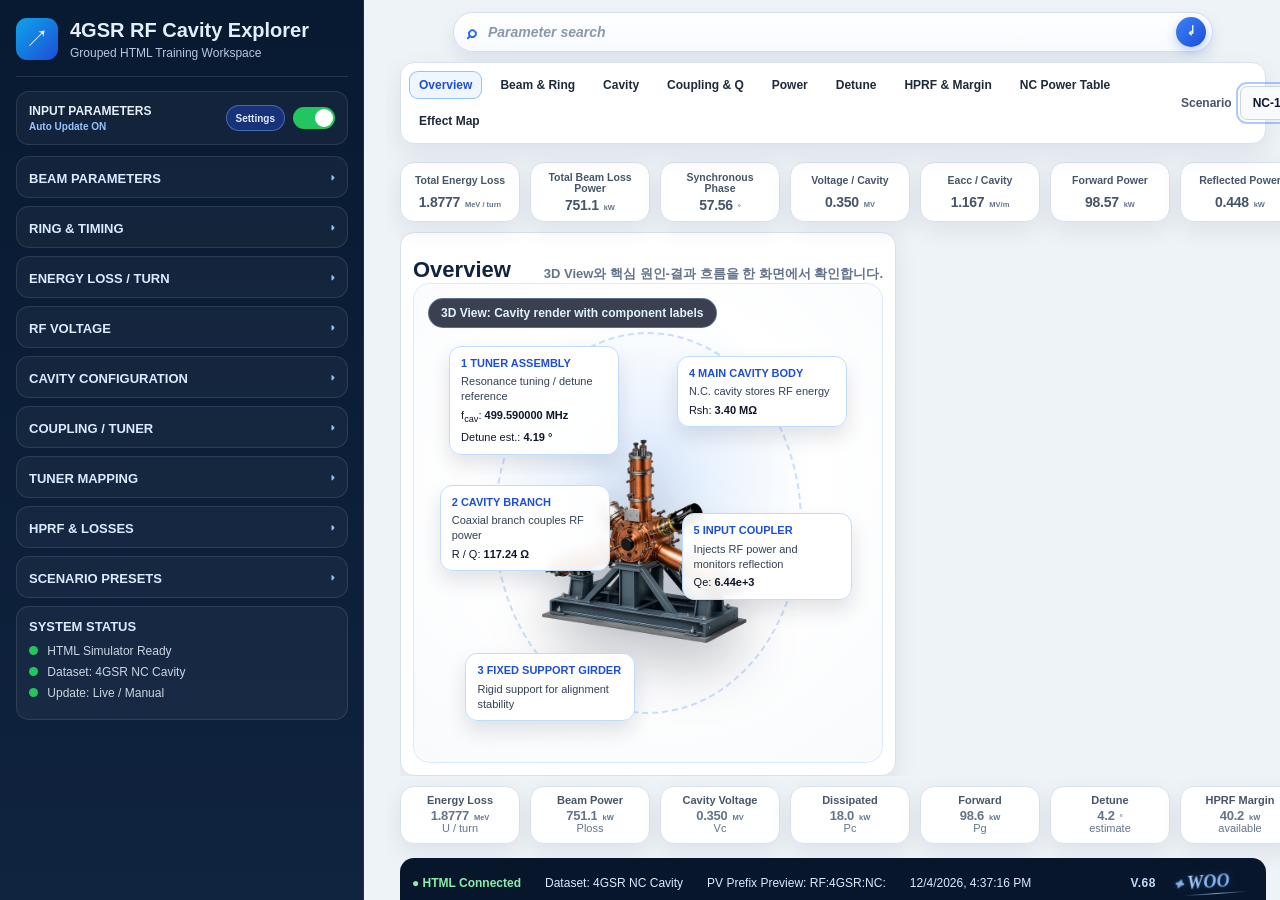
<file: 4gsr_rf_cavity_explorer_html_v68_no_overview_background_highlight/index.html>
<!DOCTYPE html>
<html lang="ko">
<head>
  <meta charset="UTF-8" />
  <meta name="viewport" content="width=device-width, initial-scale=1.0" />
  <title>4GSR RF Cavity Explorer</title>
  <link rel="stylesheet" href="style.css" />
</head>

<body>
  <div class="app-shell">
    <aside class="left-sidebar">
      <div class="sidebar-content-scroll">
      <div class="brand">
        <div class="brand-icon">↗</div>
        <div>
          <h1>4GSR RF Cavity Explorer</h1>
          <p>Grouped HTML Training Workspace</p>
        </div>
      </div>

      <div class="sidebar-section auto-row">
        <span>Input Parameters <small id="autoModeText">Auto Update ON</small></span>
        <button type="button" id="toggleAllGroups" class="group-toggle-btn">Settings</button>
        <label class="switch" title="ON: 입력 즉시 반영 / OFF: Apply Changes 후 반영">
          <input id="autoUpdate" type="checkbox" checked data-impact="Enable: 입력 즉시 계산 결과 반영. Disable: 입력값은 바뀌지만 Apply Changes를 눌러야 결과 반영." />
          <span></span>
        </label>
      </div>

      <div class="input-group" data-search-group="beam energy current ib">
        <h3>Beam Parameters</h3>
        <div class="group-body">
        <label>Beam Energy, E<sub>b</sub> <em>GeV</em>
          <input id="energy" type="number" value="4.0" step="0.1" data-impact="Energy Gain Ratio에 영향. 현재 RF power budget에는 직접 영향이 작습니다.">
        </label>
        <label>Beam Current, I<sub>b</sub> <em>mA</em>
          <input id="current" type="number" value="400" step="10" data-impact="Total Beam Loss Power, Beam Power Pb, Forward Power Pg, HPRF Margin에 영향.">
        </label>
      
        </div>
      </div><div class="input-group" data-search-group="ring timing circumference harmonic rf frequency revolution f0">
        <h3>Ring & Timing</h3>
        <div class="group-body">
        <label>Circumference, C <em>m</em>
          <input id="circumference" type="number" value="799.29698" step="0.00001" data-impact="Revolution frequency 검산 및 RF timing 구조에 영향.">
        </label>
        <label>Harmonic Number, h
          <input id="harmonic" type="number" value="1332" step="1" data-impact="RF Frequency = h × f0 검산값에 영향.">
        </label>
        <label>RF Frequency, f<sub>r</sub> <em>MHz</em>
          <input id="rfFreq" type="number" value="499.593469" step="0.000001" data-impact="RF period, Δf, Detune estimate에 영향.">
        </label>
        <div class="derived-pill">h × f<sub>0</sub> check: <strong id="sideRfCheck">-</strong></div>
        <label>Revolution Frequency, f<sub>0</sub> <em>MHz</em>
          <input id="revFreq" type="number" value="0.375070" step="0.000001" data-impact="RF Frequency = h × f0 검산값에 영향.">
        </label>
      
        </div>
      </div><div class="input-group" data-search-group="energy loss bending id other total">
        <h3>Energy Loss / Turn</h3>
        <div class="group-body">
        <label>Bending Loss <em>keV</em>
          <input id="lossBending" type="number" value="1097.65" step="0.01" data-impact="Total Energy Loss, Beam Loss Power, Synchronous Phase, Pb, Pg에 영향.">
        </label>
        <label>ID Loss <em>keV</em>
          <input id="lossID" type="number" value="720" step="0.01" data-impact="Total Energy Loss, Beam Loss Power, Synchronous Phase, Pb, Pg에 영향.">
        </label>
        <label>Other Loss <em>keV</em>
          <input id="lossOther" type="number" value="60" step="0.01" data-impact="Total Energy Loss, Beam Loss Power, Synchronous Phase, Pb, Pg에 영향.">
        </label>
        <div class="derived-pill">Total Energy Loss: <strong id="sideTotalLoss">-</strong></div>
      
        </div>
      </div><div class="input-group" data-search-group="rf voltage total voltage vacc">
        <h3>RF Voltage</h3>
        <div class="group-body">
        <label>Total Voltage, V<sub>acc</sub> <em>MV</em>
          <input id="vTotal" type="number" value="3.5" step="0.01" data-impact="q, φs, Voltage/Cavity, Eacc, Pc, βopt에 영향.">
        </label>
      
        </div>
      </div><div class="input-group" data-search-group="cavity number ncav r/q q0 rsh length eacc pc">
        <h3>Cavity Configuration</h3>
        <div class="group-body">
        <label># of Cavities
          <input id="nCav" type="number" value="10" step="1" min="1" data-impact="Voltage/Cavity, Eacc, Pc, Pb, Pg, 기준표 행 강조에 영향.">
        </label>
        <label>R / Q <em>Ω</em>
          <input id="rq" type="number" value="117.24" step="0.01" data-impact="R/Q 표시와 Cavity Branch 라벨에 영향.">
        </label>
        <label>Q<sub>0</sub>
          <input id="q0" type="number" value="29000" step="100" data-impact="Qe, QL에 영향.">
        </label>
        <label>Shunt Impedance, R<sub>sh</sub> <em>MΩ</em>
          <input id="rsh" type="number" value="3.4" step="0.01" data-impact="Dissipated Power Pc, βopt, Forward Power Pg에 영향.">
        </label>
        <label>Cavity Length, l<sub>c</sub> <em>m</em>
          <input id="cavLength" type="number" value="0.3000364062" step="0.001" data-impact="Eacc / cavity에 영향.">
        </label>
      
        </div>
      </div><div class="input-group" data-search-group="coupling beta tuner qe ql">
        <h3>Coupling / Tuner</h3>
        <div class="group-body">
        <label>Coupling Beta, β
          <input id="beta" type="number" value="4.5" step="0.1" data-impact="Qe, QL, βopt 비교, coupling 상태에 영향.">
        </label>
        <div class="derived-pill">External Q, Q<sub>e</sub>: <strong id="sideQe">-</strong></div>
      
        </div>
      </div><div class="input-group" data-search-group="tuner position plunger fcav delta detune frequency spec">
        <h3>Tuner Mapping</h3>
        <div class="group-body">
        <label>Tuner Position <em>mm</em>
          <input id="tunerPos" type="number" value="10.00" step="0.1" data-impact="CAD trend 기반 f_cav, Δf, Detune Estimate, Q0 trend에 영향.">
        </label>
        <label>Reference Position <em>mm</em>
          <input id="tunerRefPosition" type="number" value="10.00" step="0.1" data-impact="RF Test 기준점. 기본값 10 mm에서 foper=499.59 MHz로 정규화합니다.">
        </label>
        <label>Reference Frequency <em>MHz</em>
          <input id="tunerRefFreq" type="number" value="499.59" step="0.001" data-impact="RF Test 기준 운전 주파수. f_cav 추정 기준점과 spec 판정에 영향.">
        </label>
        <label>Spec Window <em>±MHz</em>
          <input id="tunerSpecWindow" type="number" value="0.25" step="0.01" data-impact="운전 주파수 PASS/WARNING 판정 범위에 영향.">
        </label>
        <div class="derived-pill">Mapping Source: <strong>CAD trend normalized to RF Test</strong></div>
        <div class="derived-pill">Estimated f<sub>cav</sub>: <strong id="sideFcav">-</strong></div>
        <div class="derived-pill">Δf = f<sub>RF</sub> - f<sub>cav</sub>: <strong id="sideDeltaF">-</strong></div>
      
        </div>
      </div><div class="input-group" data-search-group="hprf line loss hom sspa margin">
        <h3>HPRF & Losses</h3>
        <div class="group-body">
        <label>Transmission Line Loss <em>kW</em>
          <input id="lineLoss" type="number" value="10.0" step="0.01" data-impact="Required SSPA, HPRF Margin에 영향.">
        </label>
        <label>HOM Absorber Loss <em>kW</em>
          <input id="homLoss" type="number" value="5.0" step="0.01" data-impact="Required Coupler Power, Required SSPA, HPRF Margin에 영향.">
        </label>
        <label>SSPA Operation Point <em>%</em>
          <input id="opPoint" type="number" value="73" step="1" data-impact="Rated HPRF 및 Available Margin에 영향.">
        </label>
      
        </div>
      </div><div class="input-group" data-search-group="scenario nc8 nc9 nc10 nc11 nc12 custom">
        <h3>Scenario Presets</h3>
        <div class="group-body">
        <div class="scenario-buttons">
          <button type="button" class="scenario-btn" data-cav="8">NC-8</button>
          <button type="button" class="scenario-btn" data-cav="9">NC-9</button>
          <button type="button" class="scenario-btn" data-cav="10">NC-10</button>
          <button type="button" class="scenario-btn" data-cav="11">NC-11</button>
          <button type="button" class="scenario-btn" data-cav="12">NC-12</button>
          <button type="button" class="scenario-btn custom" data-cav="custom">CUSTOM</button>
        </div>
        <div id="pendingBadge" class="pending-badge">변경 대기: Apply Changes를 누르면 결과에 반영됩니다.</div>
        <div class="button-row">
          <button type="button" id="resetBtn" class="secondary-btn">Reset</button>
          <button type="button" id="applyBtn" class="primary-btn">Apply Changes</button>
        </div>
      
        </div>
      </div><div class="system-status">
        <h3>System Status</h3>
        <p><span></span> HTML Simulator Ready</p>
        <p><span></span> Dataset: 4GSR NC Cavity</p>
        <p><span></span> Update: Live / Manual</p>
      </div>
    
      </div>
      <div class="sidebar-scrollbar" aria-hidden="true"><div class="sidebar-scrollbar-thumb"></div></div>
    </aside>

    <main class="main-dashboard">
      <div id="inputChangeImpactNote" class="input-change-impact-note"></div>
      <section class="search-row">
        <button type="button" id="mobileParamToggle" class="mobile-param-toggle">Parameters</button>
        <div class="parameter-search" role="search" aria-label="Parameter search">
          <span class="search-icon">⌕</span>
          <input id="parameterSearch" type="search" placeholder="Parameter search" autocomplete="off">
          <button type="button" id="parameterSearchBtn" aria-label="Search parameter">↵</button>
          <div id="searchSuggestions" class="search-suggestions"></div>
          <div id="searchStatus" class="search-status"></div>
        </div>
      </section>
      <header class="top-nav">
        <nav>
          <button type="button" class="tab active" data-tab="overview" data-guide="3D View와 핵심 계산 결과를 한 화면에서 확인합니다.">Overview</button>
          <button type="button" class="tab" data-tab="beam" data-guide="Beam energy, current, RF frequency, revolution timing과 beam power 변화를 확인합니다.">Beam & Ring</button>
          <button type="button" class="tab" data-tab="cavity" data-guide="Cavity 수, Vc, Eacc, Pc, Rsh 등 cavity load 변화를 확인합니다.">Cavity</button>
          <button type="button" class="tab" data-tab="coupling" data-guide="Q0, Qe, QL, β, βopt 관계와 coupling 민감도를 확인합니다.">Coupling & Q</button>
          <button type="button" class="tab" data-tab="power" data-guide="SSPA → Line → Coupler → Cavity → Beam RF power flow를 확인합니다.">Power</button>
          <button type="button" class="tab" data-tab="detune" data-guide="Tuner position, f_cav, Δf, detune estimate와 plunger tuning reference를 확인합니다.">Detune</button>
          <button type="button" class="tab" data-tab="hprf" data-guide="Required SSPA, rated HPRF, operation point, available margin을 확인합니다.">HPRF & Margin</button>
          <button type="button" class="tab" data-tab="diagnostics" data-guide="NC-8~NC-12 기준 RF power table을 확인합니다.">NC Power Table</button>
          <button type="button" class="tab" data-tab="effect" data-guide="입력 파라미터가 결과값과 운전 판단으로 연결되는 흐름을 확인합니다.">Effect Map</button>
        </nav>
        <div class="scenario-select">
          <span>Scenario</span>
          <select id="scenarioSelect">
            <option value="8">NC-8</option>
            <option value="9">NC-9</option>
            <option value="10" selected>NC-10 Baseline</option>
            <option value="11">NC-11</option>
            <option value="12">NC-12</option>
          </select>
        </div>
      </header>

      <section class="kpi-grid">
        <article class="kpi-card"><span>Total Energy Loss</span><strong id="kpiTotalLoss">-</strong><small>MeV / turn</small></article>
        <article class="kpi-card"><span>Total Beam Loss Power</span><strong id="kpiBeamLoss">-</strong><small>kW</small></article>
        <article class="kpi-card"><span>Synchronous Phase</span><strong id="kpiPhase">-</strong><small>acos(U / Vacc)</small></article>
        <article class="kpi-card"><span>Voltage / Cavity</span><strong id="kpiVc">-</strong><small>MV</small></article>
        <article class="kpi-card"><span>Eacc / Cavity</span><strong id="kpiEacc">-</strong><small>MV/m</small></article>
        <article class="kpi-card"><span>Forward Power</span><strong id="kpiPg">-</strong><small>kW</small></article>
        <article class="kpi-card"><span>Reflected Power</span><strong id="kpiPr">-</strong><small>kW</small></article>
      </section>

      <section class="workspace-grid">
        <section class="view-area card" id="mainViewArea">
          <div class="view-head">
            <h2 id="viewTitle">Overview</h2>
            <p id="viewSubtitle">3D View와 핵심 원인-결과 흐름을 한 화면에서 확인합니다.</p>
          </div>

          <div class="tab-panel active" id="panel-overview">
            <div class="cavity-scene mode-3d image-mode-label">
              <div id="modeBadge" class="mode-badge">3D View: Cavity render with component labels</div>
              <img src="assets/cavity.png" alt="4GSR NC Cavity render" class="cavity-img" draggable="false">
              <div class="annotation anno-tuner" data-label-area="tuner"><b>1 Tuner Assembly</b><span>Resonance tuning / detune reference</span><em>f<sub>cav</sub>: <strong id="annoFcav">-</strong></em><em>Detune est.: <strong id="annoDetune">-</strong></em></div>
              <div class="annotation anno-branch" data-label-area="branch"><b>2 Cavity Branch</b><span>Coaxial branch couples RF power</span><em>R / Q: <strong id="annoRQ">117.24 Ω</strong></em></div>
              <div class="annotation anno-frame" data-label-area="frame"><b>3 Fixed Support Girder</b><span>Rigid support for alignment stability</span></div>
              <div class="annotation anno-body" data-label-area="body"><b>4 Main Cavity Body</b><span>N.C. cavity stores RF energy</span><em>Rsh: <strong id="annoRsh">3.40 MΩ</strong></em></div>
              <div class="annotation anno-coupler" data-label-area="coupler"><b>5 Input Coupler</b><span>Injects RF power and monitors reflection</span><em>Qe: <strong id="annoQe">-</strong></em></div>
            </div>
          </div>

          <div class="tab-panel" id="panel-beam">
            <div class="panel-grid">
              <div class="info-card"><h3>Beam / Ring Basis</h3><p>Total energy loss determines how much RF power must be restored each turn.</p><dl><div><dt>fRF check</dt><dd id="beamRfCheck">-</dd></div><div><dt>Beam Loss Power</dt><dd id="beamLossPanel">-</dd></div></dl></div>
              <div class="info-card wide"><h3>Beam Current Sweep</h3><svg id="beamSweepChart" viewBox="0 0 520 260"></svg></div>
            </div>
          </div>

          <div class="tab-panel" id="panel-cavity">
            <div class="panel-grid">
              <div class="info-card"><h3>Cavity Configuration</h3><dl><div><dt>Voltage / Cavity</dt><dd id="panelVc">-</dd></div><div><dt>Eacc</dt><dd id="panelEacc">-</dd></div><div><dt>Pc</dt><dd id="panelPc">-</dd></div></dl></div>
              <div class="info-card wide"><h3>Cavity Count Sweep</h3><select id="chartMetric"><option value="coupler">Required Coupler Power</option><option value="hprf">HPRF Output</option><option value="rated">Rated HPRF</option><option value="pc">Dissipated Power</option><option value="pb">Beam Power</option></select><svg id="cavitySweepChart" viewBox="0 0 520 260"></svg></div>
            </div>
          </div>

          <div class="tab-panel" id="panel-coupling">
            <div class="panel-grid">
              <div class="info-card"><h3>Coupling & Q</h3><dl><div><dt>Qe = Q0 / β</dt><dd id="panelQe">-</dd></div><div><dt>QL = Q0 / (1+β)</dt><dd id="panelQL">-</dd></div><div><dt>βopt</dt><dd id="panelBetaOpt">-</dd></div></dl></div>
              <div class="info-card"><h3>Coupling Meaning</h3><p>Beam loading changes optimum coupling. β and QL affect detune sensitivity and reflected power condition.</p></div>
            </div>
          </div>

          <div class="tab-panel" id="panel-power">
            <div class="power-flow-wide">
              <h3>RF Power Flow</h3>
              <div class="power-flow-mainline">
                <div class="node">SSPA<br><strong id="flowSSPA">-</strong></div>
                <span>→</span>
                <div class="node">Line Loss<br><strong id="flowLine">-</strong></div>
                <span>→</span>
                <div class="node">Coupler<br><strong id="flowCoupler">-</strong></div>
                <span>→</span>
                <div class="node">Cavity<br><strong id="flowCavity">-</strong></div>
                <span>→</span>
                <div class="node">Beam<br><strong id="flowBeam">-</strong></div>
              </div>
              <div class="power-flow-split">
                <div>Dissipated<br><strong id="flowPc">-</strong></div>
                <div>Reflected<br><strong id="flowPr">-</strong></div>
              </div>
            </div>
          </div>

          <div class="tab-panel" id="panel-detune">
            <div class="panel-grid">
              <div class="info-card"><h3>Tuner Mapping</h3><dl><div><dt>Estimated f<sub>cav</sub></dt><dd id="panelFcav">-</dd></div><div><dt>Δf</dt><dd id="panelDeltaF">-</dd></div><div><dt>df/dx</dt><dd id="panelSlope">-</dd></div><div><dt>CAD Q0 Trend</dt><dd id="panelCadQ0">-</dd></div></dl></div>
              <div class="info-card gauge-card">
                <h3>Detune Estimate</h3>
                <div class="detune-semi-gauge">
                  <svg class="detune-semi-svg" viewBox="0 0 1000 620" role="img" aria-label="Detune Estimate Gauge">
                    <defs>
                      <linearGradient id="detuneArcGradient" x1="0" y1="0" x2="1" y2="0">
                        <stop offset="0%" stop-color="#3b82f6"></stop>
                        <stop offset="45%" stop-color="#bfdbfe"></stop>
                        <stop offset="55%" stop-color="#fee2e2"></stop>
                        <stop offset="100%" stop-color="#ef4444"></stop>
                      </linearGradient>
                      <radialGradient id="detuneFillGradient" cx="50%" cy="92%" r="85%">
                        <stop offset="0%" stop-color="rgba(255,255,255,0.96)"></stop>
                        <stop offset="54%" stop-color="rgba(255,255,255,0.90)"></stop>
                        <stop offset="100%" stop-color="rgba(59,130,246,0.18)"></stop>
                      </radialGradient>
                      <filter id="semiNeedleShadow" x="-60%" y="-60%" width="220%" height="220%">
                        <feDropShadow dx="10" dy="10" stdDeviation="7" flood-color="rgba(0,0,0,0.26)"></feDropShadow>
                      </filter>
                    </defs>

                    <line class="detune-title-rule top" x1="70" y1="78" x2="930" y2="78"></line>

                    <path class="detune-semi-fill" d="M180 470 A320 320 0 0 1 820 470 L500 470 Z"></path>
                    <path class="detune-semi-arc" d="M180 470 A320 320 0 0 1 820 470"></path>

                    <g class="detune-major-ticks">
                      <line x1="180" y1="470" x2="218" y2="470"></line>
                      <line x1="223" y1="310" x2="258" y2="330"></line>
                      <line x1="340" y1="193" x2="360" y2="228"></line>
                      <line x1="500" y1="150" x2="500" y2="192"></line>
                      <line x1="660" y1="193" x2="640" y2="228"></line>
                      <line x1="777" y1="310" x2="742" y2="330"></line>
                      <line x1="820" y1="470" x2="782" y2="470"></line>
                    </g>

                    <g class="detune-minor-ticks">
                      <line x1="248" y1="396" x2="277" y2="407"></line>
                      <line x1="286" y1="256" x2="311" y2="278"></line>
                      <line x1="420" y1="160" x2="428" y2="192"></line>
                      <line x1="580" y1="160" x2="572" y2="192"></line>
                      <line x1="714" y1="256" x2="689" y2="278"></line>
                      <line x1="752" y1="396" x2="723" y2="407"></line>
                    </g>

                    <g class="detune-angle-labels">
                      <text x="142" y="474">-90°</text>
                      <text x="138" y="306">-60°</text>
                      <text x="300" y="184">-30°</text>
                      <text x="500" y="123">0°</text>
                      <text x="700" y="184">+30°</text>
                      <text x="862" y="306">+60°</text>
                      <text x="858" y="474">+90°</text>
                    </g>

                    <g id="detuneNeedleGroup" transform="rotate(0 500 470)">
                      <path id="detuneNeedle" class="detune-semi-needle detune-visible-needle" d="M489 470 L489 238 Q489 224 500 224 Q511 224 511 238 L511 470 Z"></path>
                    </g>
                    <circle class="detune-semi-pivot" cx="500" cy="470" r="42"></circle>

                    <text class="detune-minus-title" x="112" y="568">− Angle°</text>
                    <text class="detune-plus-title" x="888" y="568">+ Angle°</text>

                    <foreignObject x="360" y="514" width="280" height="72">
                      <div xmlns="http://www.w3.org/1999/xhtml" class="detune-digital-box">
                        <span id="detuneCurrentAngleLabel">-</span>
                      </div>
                    </foreignObject>
                    <text class="detune-digital-caption" x="500" y="606">DETUNE</text>
                  </svg>
                </div>
                <strong id="detuneValue" class="detune-hidden-value">-</strong>
              </div>
            </div>

            <div class="detune-reference-card">
              <h3>Tuner Plunger Tuning Range Reference</h3>
              <p>RI measurement/CAD trend example for 100 mm plunger tuner: vacuum frequency at 23°C and unloaded Q versus plunger penetration.</p>
              <img src="assets/tuner_plunger_range_reference.png" alt="Tuner plunger tuning range reference graph">
            </div>
          </div>

          <div class="tab-panel" id="panel-hprf">
            <div class="panel-grid">
              <div class="info-card"><h3>HPRF Margin</h3><dl><div><dt>Required @ Coupler</dt><dd id="marginCoupler">-</dd></div><div><dt>Required @ SSPA</dt><dd id="marginSSPA">-</dd></div><div><dt>Rated HPRF</dt><dd id="marginRated">-</dd></div><div><dt>Available Margin</dt><dd id="marginAvailable">-</dd></div></dl></div>
            </div>
          </div>

          <div class="tab-panel" id="panel-diagnostics">
            <div class="table-wrap"><table class="budget-table"><thead><tr><th># Cavities</th><th>Dissipated Power [kW]</th><th>Beam Power [kW]</th><th>HOM Loss [kW]</th><th>Required Coupler [kW]</th><th>HPRF Output [kW]</th><th>Reflected Power [kW]</th><th>Rated HPRF [kW]</th></tr></thead><tbody><tr data-cav="8"><td>8</td><td>28.15</td><td>93.88</td><td>5.00</td><td>127.07</td><td>137.07</td><td>0.042</td><td>187.8</td></tr><tr data-cav="9"><td>9</td><td>22.24</td><td>83.45</td><td>5.00</td><td>110.77</td><td>120.77</td><td>0.079</td><td>165.4</td></tr><tr data-cav="10"><td>10</td><td>18.01</td><td>75.11</td><td>5.00</td><td>98.57</td><td>108.57</td><td>0.448</td><td>148.7</td></tr><tr data-cav="11"><td>11</td><td>14.89</td><td>68.28</td><td>5.00</td><td>89.14</td><td>99.14</td><td>0.976</td><td>135.8</td></tr><tr data-cav="12"><td>12</td><td>12.51</td><td>62.59</td><td>5.00</td><td>80.73</td><td>90.73</td><td>0.629</td><td>124.3</td></tr></tbody></table></div>
          </div>
        

          <div class="tab-panel" id="panel-effect">
            <div class="effect-map-panel">
              <section class="effect-flow-card">
                <h3>Effect Map</h3>
                <p>입력 파라미터가 어떤 계산 결과와 RF 운전 판단으로 연결되는지 한눈에 보는 흐름표입니다.</p>
                <div class="effect-grid">
                  <div class="effect-row"><span class="effect-source">Beam Current</span><b>→</b><span>Beam Power</span><b>→</b><span>Forward Power</span><b>→</b><span>HPRF Margin</span></div>
                  <div class="effect-row"><span class="effect-source">Total Voltage</span><b>→</b><span>Voltage / Cavity</span><b>→</b><span>Eacc</span><b>→</b><span>Dissipated Power</span></div>
                  <div class="effect-row"><span class="effect-source"># Cavities</span><b>→</b><span>Vc, Pc, Pb</span><b>→</b><span>Required Coupler</span><b>→</b><span>NC Power Table</span></div>
                  <div class="effect-row"><span class="effect-source">Tuner Position</span><b>→</b><span>f_cav</span><b>→</b><span>Δf</span><b>→</b><span>Detune Estimate</span></div>
                  <div class="effect-row"><span class="effect-source">Coupling Beta</span><b>→</b><span>Qe</span><b>→</b><span>QL</span><b>→</b><span>Detune Sensitivity</span></div>
                  <div class="effect-row"><span class="effect-source">Line / HOM Loss</span><b>→</b><span>Required SSPA</span><b>→</b><span>Rated HPRF</span><b>→</b><span>Available Margin</span></div>
                </div>
              </section>

              <section class="effect-table-card">
                <h3>Flow Table</h3>
                <table class="flow-table">
                  <thead>
                    <tr>
                      <th>Group</th>
                      <th>Main Input</th>
                      <th>Direct Result</th>
                      <th>Final Check</th>
                    </tr>
                  </thead>
                  <tbody>
                    <tr><td>Beam</td><td>Ib, U loss</td><td>Pb, Pg</td><td>RF power demand</td></tr>
                    <tr><td>Cavity</td><td>Vacc, Ncav, Rsh</td><td>Vc, Eacc, Pc</td><td>per-cavity load</td></tr>
                    <tr><td>Coupling</td><td>β, Q0</td><td>Qe, QL, βopt</td><td>reflection tendency</td></tr>
                    <tr><td>Tuner</td><td>Position, f_ref</td><td>f_cav, Δf</td><td>detune estimate</td></tr>
                    <tr><td>HPRF</td><td>Line/HOM loss, op point</td><td>SSPA output, rated HPRF</td><td>available margin</td></tr>
                  </tbody>
                </table>
              </section>
            </div>
          </div>

        
</section>
<aside class="right-rail">
          <section class="card result-card">
            <h2>Calculated Results</h2>
            <div id="scenarioChangeNotice" class="scenario-change-notice">Scenario-linked values will be highlighted here.</div>
            <div id="scenarioGlobalNotice" class="scenario-global-notice">Scenario-linked values are highlighted across the current screen.</div>
            <dl>
              <div><dt>Over-voltage Factor (q)</dt><dd id="resQ">-</dd></div>
              <div><dt>cos(φs)</dt><dd id="resCos">-</dd></div>
              <div><dt>Synchronous Phase (φs)</dt><dd id="resPhase">-</dd></div>
              <div><dt>R / Q</dt><dd id="resRQ">-</dd></div>
              <div><dt>Rsh</dt><dd id="resRsh">-</dd></div>
              <div><dt>Q0</dt><dd id="resQ0">-</dd></div>
              <div><dt>Loaded Q (QL)</dt><dd id="resQL">-</dd></div>
              <div><dt>Coupling Beta (β)</dt><dd id="resBeta">-</dd></div>
              <div><dt>Optimum Beta (βopt)</dt><dd id="resBetaOpt">-</dd></div>
              <div><dt>Eacc / cavity</dt><dd id="resEacc">-</dd></div>
              <div><dt>Dissipated Power (Pc)</dt><dd id="resPc">-</dd></div>
              <div><dt>Beam Power (Pb)</dt><dd id="resPb">-</dd></div>
              <div><dt>Forward Power (Pg)</dt><dd id="resPg">-</dd></div>
              <div><dt>Reflected Power (Pr)</dt><dd id="resPr">-</dd></div>
              <div><dt>Estimated f<sub>cav</sub></dt><dd id="resFcav">-</dd></div>
              <div><dt>Frequency Error Δf</dt><dd id="resDeltaF">-</dd></div>
              <div><dt>Local df/dx</dt><dd id="resTuneSlope">-</dd></div>
              <div><dt>CAD Q0 Trend</dt><dd id="resCadQ0">-</dd></div>
              <div><dt>Detune Estimate</dt><dd id="resDetuneEstimate">-</dd></div>
              <div><dt>Frequency Spec</dt><dd id="resFreqSpec">-</dd></div>
              <div><dt>Energy Gain Ratio</dt><dd id="resGain">-</dd></div>
            </dl>
          </section>
</aside>
      </section>

      <section class="parameter-widget-grid">
        <article class="mini-widget"><b>Energy Loss</b><strong id="widgetEnergy">-</strong><span>U / turn</span></article>
        <article class="mini-widget"><b>Beam Power</b><strong id="widgetBeam">-</strong><span>Ploss</span></article>
        <article class="mini-widget"><b>Cavity Voltage</b><strong id="widgetVc">-</strong><span>Vc</span></article>
        <article class="mini-widget"><b>Dissipated</b><strong id="widgetPc">-</strong><span>Pc</span></article>
        <article class="mini-widget"><b>Forward</b><strong id="widgetPg">-</strong><span>Pg</span></article>
        <article class="mini-widget"><b>Detune</b><strong id="widgetDetune">-</strong><span>estimate</span></article>
        <article class="mini-widget"><b>HPRF Margin</b><strong id="widgetMargin">-</strong><span>available</span></article>
      </section>

      <footer class="footer-bar">
        <span>● HTML Connected</span>
        <span>Dataset: 4GSR NC Cavity</span>
        <span>PV Prefix Preview: RF:4GSR:NC:</span>
        <span id="footerTime">-</span>
        <span class="footer-version-wrap"><span class="version-badge">V.68</span><span class="footer-woo" aria-label="creator signature">WOO</span></span>
      </footer>
    </main>
  </div>

  <div id="inputImpactTooltip" class="input-impact-tooltip" role="tooltip"></div>
  <div id="hoverGuideTooltip" class="hover-guide-tooltip" role="tooltip"></div>
  <div id="formulaTooltip" class="formula-tooltip" role="tooltip"></div>
  <script src="app.js"></script>
</body>
</html>
</file>
<file: style.css>
* { box-sizing: border-box; }

:root {
  --navy: #07162b;
  --navy-2: #10233f;
  --blue: #2563eb;
  --green: #16a34a;
  --orange: #f59e0b;
  --red: #ef4444;
  --ink: #0f172a;
  --muted: #64748b;
  --line: #d8e2ef;
  --panel: #ffffff;
  --bg: #eef3f8;
}

body {
  margin: 0;
  font-family: Arial, "Noto Sans KR", sans-serif;
  background: var(--bg);
  color: var(--ink);
}

button, input, select { font: inherit; }
button { cursor: pointer; }

.app-shell {
  display: grid;
  grid-template-columns: 355px 1fr;
  min-height: 100vh;
}

.left-sidebar {
  background: linear-gradient(180deg, #081a31 0%, #10233f 100%);
  color: #e5eefb;
  padding: 18px 16px 22px;
  position: sticky;
  top: 0;
  height: 100vh;
  overflow-y: auto;
  border-right: 1px solid rgba(255,255,255,0.08);
}

.brand {
  display: flex;
  gap: 12px;
  align-items: center;
  padding-bottom: 16px;
  border-bottom: 1px solid rgba(255,255,255,0.12);
  margin-bottom: 14px;
}

.brand-icon {
  width: 42px;
  height: 42px;
  border-radius: 11px;
  display: grid;
  place-items: center;
  font-size: 24px;
  background: linear-gradient(135deg, #0ea5e9, #1d4ed8);
}

.brand h1 { font-size: 20px; margin: 0; }
.brand p { margin: 4px 0 0; font-size: 12px; color: #b8c7da; }

.sidebar-section,
.input-group,
.system-status {
  background: rgba(255,255,255,0.04);
  border: 1px solid rgba(255,255,255,0.10);
  border-radius: 13px;
  padding: 12px;
  margin-bottom: 11px;
}

.auto-row {
  display: flex;
  align-items: center;
  justify-content: space-between;
  text-transform: uppercase;
  font-size: 12px;
  font-weight: 800;
}

.auto-row small {
  display: block;
  margin-top: 3px;
  color: #93c5fd;
  font-size: 10px;
  font-weight: 900;
  text-transform: none;
}

.switch input { display: none; }
.switch span {
  display: block;
  width: 42px;
  height: 22px;
  border-radius: 999px;
  background: #475569;
  position: relative;
}
.switch span::after {
  content: "";
  width: 18px;
  height: 18px;
  background: #fff;
  position: absolute;
  top: 2px;
  left: 2px;
  border-radius: 50%;
  transition: 0.2s;
}
.switch input:checked + span { background: #22c55e; }
.switch input:checked + span::after { transform: translateX(20px); }

.input-group h3,
.system-status h3 {
  margin: 0 0 10px;
  color: #dbeafe;
  font-size: 13px;
  text-transform: uppercase;
}

.input-group label {
  display: grid;
  grid-template-columns: 1fr 110px;
  align-items: center;
  gap: 8px;
  margin: 7px 0;
  font-size: 12px;
  color: #cbd5e1;
}

.input-group label em {
  color: #93a4b8;
  font-style: normal;
}

.input-group input,
.scenario-select select {
  width: 100%;
  height: 30px;
  padding: 4px 8px;
  border-radius: 7px;
  border: 1px solid rgba(203,213,225,0.28);
  color: #f8fafc;
  background: rgba(15, 23, 42, 0.60);
}

.derived-pill {
  margin-top: 8px;
  background: rgba(34, 197, 94, 0.12);
  border: 1px solid rgba(34, 197, 94, 0.25);
  border-radius: 8px;
  padding: 8px;
  color: #bbf7d0;
  font-size: 12px;
}

.scenario-buttons {
  display: grid;
  grid-template-columns: repeat(3, 1fr);
  gap: 7px;
  margin-bottom: 10px;
}

.scenario-btn {
  height: 30px;
  background: transparent;
  color: #dbeafe;
  border: 1px solid rgba(219,234,254,0.35);
  border-radius: 7px;
  font-size: 12px;
  font-weight: 800;
}

.scenario-btn:hover,
.scenario-btn.active {
  background: #1d4ed8;
  border-color: #60a5fa;
}

.button-row {
  display: grid;
  grid-template-columns: 1fr 1fr;
  gap: 8px;
}

.primary-btn,
.secondary-btn {
  border: none;
  height: 34px;
  border-radius: 8px;
  font-weight: 800;
  font-size: 12px;
}

.primary-btn { color: #fff; background: #2563eb; }
.secondary-btn {
  color: #e2e8f0;
  background: rgba(15, 23, 42, 0.75);
  border: 1px solid rgba(203,213,225,0.20);
}

.primary-btn.attention {
  animation: applyAttention 1.1s ease-in-out infinite;
}

@keyframes applyAttention {
  0%, 100% { box-shadow: 0 0 0 0 rgba(249, 115, 22, 0.0); }
  50% { box-shadow: 0 0 0 4px rgba(249, 115, 22, 0.35); }
}

.pending-badge {
  display: none;
  margin-bottom: 8px;
  padding: 8px 9px;
  border-radius: 9px;
  background: rgba(249, 115, 22, 0.14);
  border: 1px solid rgba(249, 115, 22, 0.40);
  color: #fed7aa;
  font-size: 11px;
  font-weight: 900;
  line-height: 1.35;
}
.pending-badge.visible { display: block; }

.system-status p { margin: 7px 0; font-size: 12px; color: #cbd5e1; }
.system-status span {
  display: inline-block;
  width: 9px;
  height: 9px;
  background: #22c55e;
  border-radius: 50%;
  margin-right: 6px;
}

.main-dashboard {
  min-width: 0;
  padding: 14px 16px 0;
}

.top-nav {
  display: flex;
  justify-content: space-between;
  align-items: center;
  background: #fff;
  border: 1px solid var(--line);
  border-radius: 14px;
  padding: 10px;
  margin-bottom: 12px;
  box-shadow: 0 10px 26px rgba(15, 23, 42, 0.08);
  position: sticky;
  top: 0;
  z-index: 20;
}

.top-nav nav { display: flex; flex-wrap: wrap; gap: 8px; }

.tab {
  border: none;
  background: transparent;
  color: #1e293b;
  font-weight: 900;
  border-radius: 9px;
  padding: 9px 12px;
  font-size: 13px;
}

.tab.active {
  background: #eff6ff;
  color: #1d4ed8;
  box-shadow: inset 0 0 0 1px #93c5fd;
}

.scenario-select {
  display: flex;
  gap: 8px;
  align-items: center;
  white-space: nowrap;
  font-size: 12px;
  color: #475569;
  font-weight: 800;
}

.scenario-select select {
  background: #f8fafc;
  color: #0f172a;
  height: 34px;
  min-width: 150px;
  border: 1px solid #cbd5e1;
}

.kpi-grid {
  display: grid;
  grid-template-columns: repeat(7, minmax(120px, 1fr));
  gap: 10px;
  margin-bottom: 12px;
}

.kpi-card,
.card,
.info-card,
.mini-widget {
  background: #fff;
  border: 1px solid var(--line);
  border-radius: 14px;
  box-shadow: 0 8px 24px rgba(15, 23, 42, 0.08);
}

.kpi-card { padding: 14px; }
.kpi-card span {
  display: block;
  color: #475569;
  font-size: 12px;
  font-weight: 800;
  min-height: 28px;
}
.kpi-card strong {
  display: block;
  color: #0f172a;
  font-size: 22px;
  margin-top: 4px;
}
.kpi-card small { color: #64748b; font-size: 12px; }

.workspace-grid {
  display: grid;
  grid-template-columns: minmax(640px, 1fr) 420px;
  gap: 12px;
  align-items: start;
}

.view-area {
  padding: 14px;
  min-height: 660px;
}

.view-head {
  display: flex;
  justify-content: space-between;
  gap: 16px;
  align-items: end;
  margin-bottom: 10px;
}

.view-head h2 {
  margin: 0;
  color: #10233f;
}

.view-head p {
  margin: 4px 0 0;
  color: #64748b;
  font-size: 13px;
  font-weight: 700;
}

.right-rail {
  display: grid;
  gap: 12px;
  position: sticky;
  top: 92px;
  max-height: calc(100vh - 100px);
  overflow-y: auto;
}

.tab-panel { display: none; }
.tab-panel.active { display: block; }

.cavity-scene {
  min-height: 575px;
  position: relative;
  border-radius: 16px;
  background:
    radial-gradient(circle at 50% 40%, rgba(219,234,254,0.95), rgba(255,255,255,0.88) 45%, #f8fafc 100%);
  overflow: hidden;
  border: 1px solid #dbeafe;
}

.cavity-scene::before {
  content: "";
  position: absolute;
  inset: 48px 80px;
  border: 2px dashed rgba(59, 130, 246, 0.25);
  border-radius: 50%;
}

.cavity-img {
  position: absolute;
  width: min(78%, 900px);
  max-height: 84%;
  object-fit: contain;
  left: 50%;
  top: 53%;
  transform: translate(-50%, -50%);
  filter: drop-shadow(0 24px 28px rgba(15,23,42,0.28));
}

.mode-badge {
  position: absolute;
  top: 14px;
  left: 14px;
  z-index: 5;
  background: rgba(15, 23, 42, 0.82);
  color: #e0f2fe;
  border: 1px solid rgba(147, 197, 253, 0.35);
  border-radius: 999px;
  padding: 7px 12px;
  font-size: 12px;
  font-weight: 900;
}

.annotation {
  position: absolute;
  width: 205px;
  padding: 10px 12px;
  background: rgba(255,255,255,0.92);
  border: 1px solid #bfdbfe;
  border-radius: 12px;
  box-shadow: 0 10px 20px rgba(15,23,42,0.12);
  font-size: 12px;
  z-index: 2;
}

.annotation b {
  display: block;
  color: #1d4ed8;
  text-transform: uppercase;
  margin-bottom: 6px;
}

.annotation span { display: block; color: #334155; line-height: 1.35; }
.annotation em { display: block; margin-top: 7px; font-style: normal; color: #0f172a; }

.anno-tuner { left: 72px; top: 92px; }
.anno-branch { left: 55px; top: 260px; }
.anno-frame { left: 96px; bottom: 72px; }
.anno-body { right: 72px; top: 105px; }
.anno-coupler { right: 58px; top: 300px; }

.panel-grid {
  display: grid;
  grid-template-columns: 0.9fr 1.4fr;
  gap: 12px;
}

.info-card {
  padding: 16px;
  min-height: 220px;
}

.info-card.wide { min-height: 310px; }

.info-card h3,
.result-card h2,
.cause-card h2 {
  margin: 0 0 12px;
  color: #10233f;
  font-size: 17px;
}

.info-card p {
  color: #475569;
  font-weight: 700;
  line-height: 1.5;
}

dl { margin: 0; }
.info-card div,
.result-card div {
  display: flex;
  justify-content: space-between;
  gap: 12px;
  padding: 7px 0;
  border-bottom: 1px solid #edf2f7;
  font-size: 12px;
}

dt { color: #475569; font-weight: 800; }
dd {
  margin: 0;
  font-weight: 900;
  color: #0f172a;
  text-align: right;
}

.result-card,
.cause-card { padding: 14px; }

.result-card div {
  display: flex;
  justify-content: space-between;
  padding: 6px 0;
}

.flow-row {
  display: grid;
  grid-template-columns: 1fr auto 1fr auto 1fr;
  gap: 7px;
  align-items: center;
  margin: 7px 0;
  font-size: 12px;
}

.flow-row span {
  text-align: center;
  padding: 8px 7px;
  background: #eff6ff;
  color: #1d4ed8;
  border: 1px solid #bfdbfe;
  border-radius: 8px;
  font-weight: 800;
}

.flow-row.hot span {
  background: #fff7ed;
  color: #ea580c;
  border-color: #fed7aa;
}

svg {
  width: 100%;
  height: 260px;
  display: block;
}

.axis { stroke: #cbd5e1; stroke-width: 1; }
.grid-line { stroke: #e2e8f0; stroke-width: 1; }
.chart-line { fill: none; stroke-width: 3; }
.chart-dot { stroke: #fff; stroke-width: 2; }
.chart-label, .axis-label { fill: #475569; font-size: 11px; font-weight: 700; }
.legend-item { font-size: 11px; font-weight: 800; fill: #475569; }

.power-diagram {
  display: flex;
  align-items: center;
  gap: 8px;
  flex-wrap: wrap;
}

.node {
  min-width: 86px;
  padding: 10px;
  background: #eff6ff;
  border: 1px solid #bfdbfe;
  border-radius: 10px;
  color: #1e3a8a;
  font-size: 12px;
  font-weight: 800;
  text-align: center;
}

.node strong { display: block; color: #0f172a; margin-top: 4px; }

.split-flow {
  display: grid;
  grid-template-columns: repeat(3, 1fr);
  gap: 8px;
  margin-top: 10px;
}

.split-flow div {
  background: #f8fafc;
  border: 1px solid var(--line);
  border-radius: 9px;
  padding: 8px;
  font-size: 12px;
  font-weight: 800;
}

.gauge-card { text-align: center; }
.gauge {
  position: relative;
  width: 170px;
  height: 95px;
  margin: 18px auto 4px;
  overflow: hidden;
}

.gauge-arc {
  width: 170px;
  height: 170px;
  border-radius: 50%;
  background: conic-gradient(from 230deg, #16a34a 0deg, #eab308 70deg, #ef4444 120deg, transparent 120deg);
}

.gauge-arc::after {
  content: "";
  position: absolute;
  width: 116px;
  height: 116px;
  background: #fff;
  border-radius: 50%;
  left: 27px;
  top: 27px;
}

.gauge-needle {
  position: absolute;
  width: 4px;
  height: 74px;
  background: #0f172a;
  left: 83px;
  bottom: 0;
  transform-origin: bottom center;
  transform: rotate(0deg);
  border-radius: 4px;
  z-index: 2;
}

.gauge-center {
  position: absolute;
  width: 16px;
  height: 16px;
  background: #0f172a;
  border-radius: 50%;
  left: 77px;
  bottom: -1px;
  z-index: 3;
}

.table-wrap { overflow-x: auto; }

.budget-table {
  width: 100%;
  border-collapse: collapse;
  font-size: 12px;
  overflow: hidden;
  border-radius: 10px;
}

.budget-table th {
  background: var(--navy-2);
  color: #fff;
  padding: 11px 10px;
  white-space: nowrap;
  text-align: center;
}

.budget-table td {
  padding: 10px 10px;
  border-bottom: 1px solid #e2e8f0;
  text-align: center;
}

.budget-table tbody tr:nth-child(even) td { background: #f6f9fd; }

.budget-table tbody tr.selected-row,
.budget-table tbody tr.selected-row td {
  background: #bfdbfe !important;
  font-weight: 900;
}

.budget-table tbody tr.selected-row {
  outline: 3px solid #2563eb;
  outline-offset: -3px;
  box-shadow: inset 6px 0 0 #1d4ed8;
}

.parameter-widget-grid {
  display: grid;
  grid-template-columns: repeat(7, 1fr);
  gap: 10px;
  margin: 12px 0;
}

.mini-widget {
  padding: 13px;
}

.mini-widget b {
  display: block;
  color: #475569;
  font-size: 12px;
}

.mini-widget strong {
  display: block;
  margin-top: 5px;
  font-size: 18px;
  color: #0f172a;
}

.mini-widget span {
  display: block;
  margin-top: 2px;
  color: #64748b;
  font-size: 11px;
}

.footer-bar {
  display: flex;
  gap: 24px;
  flex-wrap: wrap;
  background: var(--navy);
  color: #dbeafe;
  padding: 12px 16px;
  border-radius: 14px 14px 0 0;
  font-size: 12px;
}

.footer-bar span:first-child { color: #86efac; font-weight: 900; }

.value-changed {
  animation: valueChangedPulse 1.2s ease-out;
}

@keyframes valueChangedPulse {
  0% { background: #fef3c7; color: #92400e; box-shadow: 0 0 0 4px rgba(245, 158, 11, 0.28); }
  100% { background: transparent; box-shadow: none; }
}

.changed-panel {
  animation: changedPanelPulse 1.2s ease-out;
}

@keyframes changedPanelPulse {
  0% { outline: 3px solid rgba(245, 158, 11, 0.65); outline-offset: 2px; }
  100% { outline: none; }
}

.annotation.label-impact {
  animation: labelImpactPulse 1.4s ease-out;
  border-color: #f59e0b !important;
  box-shadow: 0 0 0 4px rgba(245, 158, 11, 0.22), 0 12px 28px rgba(15, 23, 42, 0.18) !important;
}

.annotation.label-impact b::after {
  content: "  CHANGED";
  display: inline-block;
  margin-left: 6px;
  padding: 2px 6px;
  border-radius: 999px;
  background: #f59e0b;
  color: #111827;
  font-size: 9px;
  font-weight: 900;
}

@keyframes labelImpactPulse {
  0% { transform: translateY(-2px) scale(1.03); background: #fffbeb; }
  100% { background: rgba(255,255,255,0.92); }
}

.input-impact-tooltip {
  position: fixed;
  z-index: 10000;
  max-width: 360px;
  padding: 11px 13px;
  border-radius: 12px;
  background: rgba(15, 23, 42, 0.96);
  color: #f8fafc;
  border: 1px solid rgba(147, 197, 253, 0.42);
  box-shadow: 0 18px 38px rgba(15, 23, 42, 0.32);
  font-size: 12px;
  line-height: 1.45;
  pointer-events: none;
  opacity: 0;
  transform: translateY(6px);
  transition: opacity 0.12s ease, transform 0.12s ease;
}

.input-impact-tooltip.visible { opacity: 1; transform: translateY(0); }

.spec-pass { color: #16a34a !important; font-weight: 900; }
.spec-warning { color: #f97316 !important; font-weight: 900; }
.spec-fail { color: #ef4444 !important; font-weight: 900; }

@media (max-width: 1450px) {
  .workspace-grid { grid-template-columns: 1fr; }
  .right-rail { position: static; max-height: none; }
  .parameter-widget-grid { grid-template-columns: repeat(4, 1fr); }
}

@media (max-width: 980px) {
  .app-shell { display: block; }
  .left-sidebar { position: static; height: auto; }
  .kpi-grid,
  .parameter-widget-grid { grid-template-columns: 1fr; }
  .panel-grid { grid-template-columns: 1fr; }
  .cavity-scene { min-height: 480px; }
  .annotation { position: static; display: inline-block; margin: 6px; vertical-align: top; }
  .cavity-img { width: 92%; top: 48%; }
}


/* v18: grouped panel refinements */
#panel-power .panel-grid {
  grid-template-columns: 1fr;
}

#panel-power .info-card.wide {
  min-height: 360px;
}

#panel-power .power-diagram {
  display: grid;
  grid-template-columns: 1fr auto 1fr auto 1fr auto 1fr auto 1fr;
  gap: 14px;
  align-items: stretch;
  width: 100%;
  margin-top: 18px;
}

#panel-power .node {
  min-width: 0;
  min-height: 96px;
  display: grid;
  place-items: center;
  font-size: 14px;
}

#panel-power .power-diagram > span {
  display: grid;
  place-items: center;
  color: #64748b;
  font-weight: 900;
  font-size: 18px;
}

#panel-power .split-flow {
  grid-template-columns: repeat(3, 1fr);
  margin-top: 18px;
}

#panel-power .split-flow div {
  min-height: 74px;
  display: grid;
  place-items: center;
  text-align: center;
  font-size: 14px;
}

.detune-reference-card {
  margin-top: 12px;
  background: #ffffff;
  border: 1px solid var(--line);
  border-radius: 14px;
  box-shadow: 0 8px 24px rgba(15, 23, 42, 0.08);
  padding: 16px;
}

.detune-reference-card h3 {
  margin: 0 0 6px;
  color: #10233f;
  font-size: 18px;
}

.detune-reference-card p {
  margin: 0 0 12px;
  color: #475569;
  font-size: 13px;
  font-weight: 700;
  line-height: 1.45;
}

.detune-reference-card img {
  width: 100%;
  max-height: 430px;
  object-fit: contain;
  display: block;
  border: 1px solid #e2e8f0;
  border-radius: 12px;
  background: #fff;
}

.point-value-label {
  fill: #1d4ed8;
  font-size: 10px;
  font-weight: 900;
}

.x-axis-title,
.y-axis-title {
  fill: #334155;
  font-size: 12px;
  font-weight: 900;
}


/* v19: search, centered RF power flow, detune gauge labels */
.parameter-search {
  position: relative;
  display: flex;
  gap: 8px;
  min-width: 310px;
  flex: 1;
  max-width: 520px;
  margin-left: auto;
  margin-right: 12px;
}

.parameter-search input {
  width: 100%;
  height: 36px;
  border: 1px solid #cbd5e1;
  border-radius: 10px;
  padding: 8px 12px;
  background: #f8fafc;
  color: #0f172a;
  font-weight: 700;
}

.parameter-search button {
  height: 36px;
  border: none;
  border-radius: 10px;
  padding: 0 14px;
  background: #2563eb;
  color: #fff;
  font-weight: 900;
}

.search-suggestions {
  position: absolute;
  top: 42px;
  left: 0;
  right: 0;
  display: none;
  background: #fff;
  border: 1px solid #dbeafe;
  border-radius: 12px;
  box-shadow: 0 18px 36px rgba(15, 23, 42, 0.16);
  padding: 6px;
  z-index: 50;
  max-height: 280px;
  overflow-y: auto;
}

.search-suggestions.visible {
  display: block;
}

.search-suggestion {
  display: flex;
  justify-content: space-between;
  gap: 10px;
  padding: 9px 10px;
  border-radius: 9px;
  color: #0f172a;
  font-size: 12px;
  cursor: pointer;
}

.search-suggestion:hover,
.search-suggestion.active {
  background: #eff6ff;
  color: #1d4ed8;
}

.search-suggestion small {
  color: #64748b;
  font-weight: 800;
}

.search-target-highlight {
  animation: searchTargetPulse 1.7s ease-out;
}

@keyframes searchTargetPulse {
  0% {
    outline: 4px solid rgba(37, 99, 235, 0.72);
    outline-offset: 3px;
    box-shadow: 0 0 0 8px rgba(37, 99, 235, 0.18);
  }
  100% {
    outline: none;
    box-shadow: none;
  }
}

.power-flow-wide {
  width: 100%;
  min-height: 430px;
  background: #fff;
  border: 1px solid var(--line);
  border-radius: 16px;
  padding: 24px 28px;
  box-shadow: 0 8px 24px rgba(15, 23, 42, 0.08);
}

.power-flow-wide h3 {
  margin: 0 0 24px;
  font-size: 24px;
  color: #10233f;
}

.power-flow-mainline {
  display: grid;
  grid-template-columns: minmax(130px, 1fr) 38px minmax(130px, 1fr) 38px minmax(130px, 1fr) 38px minmax(130px, 1fr) 38px minmax(130px, 1fr);
  gap: 14px;
  align-items: stretch;
  justify-items: stretch;
  max-width: 1120px;
  margin: 0 auto;
}

.power-flow-mainline .node {
  min-width: 0;
  min-height: 120px;
  display: grid;
  place-items: center;
  font-size: 18px;
}

.power-flow-mainline .node strong {
  font-size: 20px;
}

.power-flow-mainline > span {
  display: grid;
  place-items: center;
  font-size: 24px;
  font-weight: 900;
  color: #64748b;
}

.power-flow-split {
  display: grid;
  grid-template-columns: repeat(2, minmax(180px, 240px));
  gap: 20px;
  justify-content: center;
  margin-top: 28px;
  padding-top: 22px;
  border-top: 1px solid #e2e8f0;
}

.power-flow-split div {
  min-height: 90px;
  display: grid;
  place-items: center;
  text-align: center;
  background: #f8fafc;
  border: 1px solid #dbeafe;
  border-radius: 14px;
  font-size: 18px;
  font-weight: 900;
}

.power-flow-split strong {
  display: block;
  font-size: 20px;
  color: #0f172a;
  margin-top: 5px;
}

.gauge-note,
.gauge-color-note {
  color: #64748b;
  font-size: 12px;
  font-weight: 800;
  line-height: 1.4;
}

.gauge-color-note {
  margin: 8px auto 0;
  max-width: 330px;
}

.detune-scale-label {
  position: absolute;
  z-index: 4;
  font-size: 12px;
  font-weight: 900;
  color: #334155;
}

.detune-scale-label.left {
  left: 0;
  bottom: 3px;
}

.detune-scale-label.zero {
  left: 50%;
  bottom: 8px;
  transform: translateX(-50%);
  color: #0f172a;
}

.detune-scale-label.right {
  right: 0;
  bottom: 3px;
}

#panel-detune .panel-grid {
  grid-template-columns: 1fr 1fr;
}

#panel-detune .gauge-card {
  min-height: 360px;
}

@media (max-width: 1300px) {
  .parameter-search {
    order: 3;
    flex-basis: 100%;
    max-width: none;
    margin: 8px 0 0;
  }

  .top-nav {
    flex-wrap: wrap;
  }

  .power-flow-mainline {
    grid-template-columns: 1fr;
  }

  .power-flow-mainline > span {
    transform: rotate(90deg);
  }
}


/* v20: refined parameter search design */
.top-nav {
  display: grid;
  grid-template-columns: minmax(520px, 1.4fr) minmax(300px, 0.8fr) auto;
  gap: 12px;
  align-items: center;
}

.top-nav nav {
  min-width: 0;
}

.parameter-search {
  position: relative;
  display: grid;
  grid-template-columns: 34px 1fr 36px;
  align-items: center;
  gap: 0;
  min-width: 300px;
  max-width: 460px;
  width: 100%;
  justify-self: end;
  margin: 0;
  border-radius: 999px;
  background:
    linear-gradient(180deg, rgba(255,255,255,0.96), rgba(248,251,255,0.92));
  border: 1px solid #cfe0f7;
  box-shadow:
    inset 0 1px 0 rgba(255,255,255,0.85),
    0 8px 18px rgba(15, 23, 42, 0.08);
  overflow: visible;
}

.parameter-search:focus-within {
  border-color: #60a5fa;
  box-shadow:
    0 0 0 4px rgba(37, 99, 235, 0.12),
    0 10px 22px rgba(15, 23, 42, 0.12);
}

.search-icon {
  display: grid;
  place-items: center;
  color: #2563eb;
  font-size: 18px;
  font-weight: 900;
  height: 38px;
}

.parameter-search input {
  width: 100%;
  height: 38px;
  border: none;
  border-radius: 0;
  padding: 0 8px 0 0;
  background: transparent;
  color: #0f172a;
  font-size: 14px;
  font-weight: 800;
  outline: none;
}

.parameter-search input::placeholder {
  color: #8a98ab;
  font-style: italic;
  font-weight: 700;
}

.parameter-search button {
  width: 30px;
  height: 30px;
  margin-right: 5px;
  border: none;
  border-radius: 50%;
  padding: 0;
  background: linear-gradient(135deg, #3b82f6, #1d4ed8);
  color: #ffffff;
  font-size: 13px;
  font-weight: 900;
  box-shadow: 0 5px 12px rgba(37, 99, 235, 0.28);
}

.parameter-search button:hover {
  filter: brightness(1.05);
  transform: translateY(-1px);
}

.search-suggestions {
  position: absolute;
  top: 46px;
  left: 0;
  right: 0;
  display: none;
  background: rgba(255, 255, 255, 0.98);
  backdrop-filter: blur(10px);
  border: 1px solid #dbeafe;
  border-radius: 16px;
  box-shadow: 0 18px 38px rgba(15, 23, 42, 0.18);
  padding: 7px;
  z-index: 80;
  max-height: 290px;
  overflow-y: auto;
}

.search-suggestions.visible {
  display: block;
}

.search-suggestion {
  display: flex;
  justify-content: space-between;
  align-items: center;
  gap: 10px;
  padding: 9px 10px;
  border-radius: 11px;
  color: #0f172a;
  font-size: 12px;
  cursor: pointer;
}

.search-suggestion:hover,
.search-suggestion.active {
  background: #eff6ff;
  color: #1d4ed8;
}

.search-suggestion span {
  font-weight: 900;
}

.search-suggestion small {
  color: #64748b;
  font-weight: 800;
  background: #f1f5f9;
  border-radius: 999px;
  padding: 3px 7px;
}

.scenario-select {
  justify-self: end;
}

@media (max-width: 1500px) {
  .top-nav {
    grid-template-columns: 1fr auto;
  }

  .parameter-search {
    grid-column: 1 / -1;
    justify-self: stretch;
    max-width: none;
    order: 3;
  }
}

@media (max-width: 980px) {
  .top-nav {
    grid-template-columns: 1fr;
  }

  .scenario-select {
    justify-self: stretch;
  }
}


/* v21: top search row, compact KPI cards, Effect Map panel */
.search-row {
  display: flex;
  justify-content: center;
  margin: 0 0 10px;
}

.search-row .parameter-search {
  max-width: 760px;
  width: min(760px, 72%);
  justify-self: center;
  margin: 0;
}

.top-nav {
  grid-template-columns: minmax(760px, 1fr) auto !important;
}

.top-nav .parameter-search {
  display: none !important;
}

.kpi-grid {
  gap: 8px;
  margin-bottom: 10px;
}

.kpi-card {
  min-height: 74px;
  padding: 10px 12px !important;
  display: grid;
  grid-template-rows: auto 1fr;
  align-items: center;
}

.kpi-card span {
  font-size: 12px;
  min-height: 0 !important;
  line-height: 1.15;
  margin-bottom: 5px;
}

.kpi-card strong {
  display: inline !important;
  font-size: 24px;
  line-height: 1;
  margin-top: 0 !important;
  margin-right: 5px;
}

.kpi-card small {
  display: inline !important;
  font-size: 13px;
  line-height: 1;
  color: #64748b;
  vertical-align: baseline;
}

.workspace-grid {
  margin-top: 0;
}

.effect-map-panel {
  display: grid;
  grid-template-columns: 1.1fr 0.9fr;
  gap: 14px;
}

.effect-flow-card,
.effect-table-card {
  background: #fff;
  border: 1px solid var(--line);
  border-radius: 16px;
  padding: 18px;
  box-shadow: 0 8px 24px rgba(15, 23, 42, 0.08);
}

.effect-flow-card h3,
.effect-table-card h3 {
  margin: 0 0 8px;
  font-size: 22px;
  color: #10233f;
}

.effect-flow-card p {
  margin: 0 0 14px;
  color: #64748b;
  font-size: 13px;
  font-weight: 800;
}

.effect-grid {
  display: grid;
  gap: 10px;
}

.effect-row {
  display: grid;
  grid-template-columns: 1.1fr 28px 1fr 28px 1fr 28px 1fr;
  align-items: center;
  gap: 8px;
  padding: 10px;
  background: #f8fbff;
  border: 1px solid #dbeafe;
  border-radius: 12px;
  font-size: 12px;
  font-weight: 900;
}

.effect-row span {
  display: grid;
  place-items: center;
  text-align: center;
  min-height: 42px;
  border-radius: 9px;
  background: #eff6ff;
  color: #1d4ed8;
  padding: 6px;
}

.effect-row .effect-source {
  background: #fff7ed;
  color: #ea580c;
  border: 1px solid #fed7aa;
}

.effect-row b {
  text-align: center;
  color: #64748b;
  font-size: 16px;
}

.flow-table {
  width: 100%;
  border-collapse: collapse;
  font-size: 12px;
  overflow: hidden;
  border-radius: 12px;
}

.flow-table th {
  background: var(--navy-2);
  color: #fff;
  padding: 11px 8px;
  text-align: center;
}

.flow-table td {
  padding: 11px 8px;
  border-bottom: 1px solid #e2e8f0;
  text-align: center;
  font-weight: 800;
  color: #334155;
}

.flow-table tbody tr:nth-child(even) td {
  background: #f8fafc;
}

.right-rail {
  top: 142px;
}

@media (max-width: 1450px) {
  .effect-map-panel {
    grid-template-columns: 1fr;
  }
}

@media (max-width: 980px) {
  .search-row .parameter-search {
    width: 100%;
  }

  .top-nav {
    grid-template-columns: 1fr !important;
  }

  .effect-row {
    grid-template-columns: 1fr;
  }

  .effect-row b {
    transform: rotate(90deg);
  }
}

/* v22: fixed viewport layout, collapsible parameter groups, responsive/mobile */
html,
body {
  height: 100%;
  overflow: hidden;
}

body {
  min-width: 320px;
}

.app-shell {
  height: 100vh;
  overflow: hidden;
}

.left-sidebar {
  height: 100vh;
  overflow-y: auto;
  scrollbar-width: thin;
}

.main-dashboard {
  height: 100vh;
  display: grid;
  grid-template-rows: auto auto auto minmax(0, 1fr) auto auto;
  gap: 0;
  overflow: hidden;
  min-width: 0;
}

.search-row,
.top-nav,
.kpi-grid,
.parameter-widget-grid,
.footer-bar {
  flex-shrink: 0;
}

.workspace-grid {
  min-height: 0;
  height: 100%;
  overflow: hidden;
}

.view-area {
  min-height: 0 !important;
  height: 100%;
  overflow: hidden;
  display: flex;
  flex-direction: column;
}

.view-head {
  flex-shrink: 0;
}

.tab-panel {
  min-height: 0;
  overflow: hidden;
}

.tab-panel.active {
  min-height: 0;
  height: 100%;
}

#panel-overview.active {
  display: block;
  overflow: hidden;
}

#panel-overview .cavity-scene {
  height: calc(100% - 4px);
  min-height: 420px;
}

.cavity-scene {
  min-height: 0;
}

.right-rail {
  height: 100%;
  max-height: none !important;
  overflow-y: auto;
  min-height: 0;
  position: sticky;
  top: 142px;
}

.result-card {
  max-height: 100%;
  overflow-y: auto;
}

.parameter-widget-grid {
  margin: 8px 0;
}

/* Collapsible left input groups */
.group-toggle-btn {
  height: 26px;
  padding: 0 9px;
  border: 1px solid rgba(147, 197, 253, 0.38);
  border-radius: 999px;
  background: rgba(30, 64, 175, 0.55);
  color: #dbeafe;
  font-size: 10px;
  font-weight: 900;
  margin-left: auto;
  margin-right: 8px;
}

.input-group h3 {
  cursor: pointer;
  display: flex;
  align-items: center;
  justify-content: space-between;
  gap: 8px;
  user-select: none;
}

.input-group h3::after {
  content: "▾";
  color: #93c5fd;
  font-size: 12px;
  transition: transform 0.18s ease;
}

.input-group.collapsed h3::after {
  transform: rotate(-90deg);
}

.input-group.collapsed > :not(h3) {
  display: none !important;
}

.input-group.collapsed {
  padding-bottom: 10px;
}

/* Compact global scaling for medium laptop screens */
@media (max-height: 900px) {
  .main-dashboard {
    padding-top: 10px;
  }

  .search-row {
    margin-bottom: 7px;
  }

  .top-nav {
    padding: 8px;
    margin-bottom: 8px;
  }

  .tab {
    padding: 7px 10px;
    font-size: 12px;
  }

  .kpi-card {
    min-height: 62px;
    padding: 8px 10px !important;
  }

  .kpi-card span {
    font-size: 11px;
  }

  .kpi-card strong {
    font-size: 20px;
  }

  .kpi-card small {
    font-size: 11px;
  }

  .view-area {
    padding: 12px;
  }

  .view-head h2 {
    font-size: 22px;
  }

  .parameter-widget-grid {
    gap: 7px;
  }

  .mini-widget {
    padding: 9px 10px;
  }

  .mini-widget strong {
    font-size: 16px;
  }

  .footer-bar {
    padding: 8px 12px;
  }
}

@media (max-width: 1280px) {
  .app-shell {
    grid-template-columns: 300px 1fr;
  }

  .kpi-grid {
    grid-template-columns: repeat(4, 1fr);
  }

  .workspace-grid {
    grid-template-columns: minmax(0, 1fr);
  }

  .right-rail {
    display: none;
  }

  .parameter-widget-grid {
    grid-template-columns: repeat(4, 1fr);
  }
}

.mobile-param-toggle {
  display: none;
}

@media (max-width: 820px) {
  html,
  body {
    overflow: hidden;
  }

  .app-shell {
    display: grid;
    grid-template-columns: 1fr;
    grid-template-rows: auto minmax(0, 1fr);
    height: 100vh;
  }

  .left-sidebar {
    position: relative;
    height: auto;
    max-height: 38vh;
    overflow-y: auto;
    border-right: none;
    border-bottom: 1px solid rgba(255,255,255,0.12);
    padding: 12px;
  }

  .left-sidebar.mobile-collapsed {
    max-height: 76px;
    overflow: hidden;
  }

  .brand {
    padding-bottom: 8px;
    margin-bottom: 8px;
  }

  .brand h1 {
    font-size: 16px;
  }

  .brand p {
    display: none;
  }

  .main-dashboard {
    height: auto;
    min-height: 0;
    padding: 8px;
    grid-template-rows: auto auto auto minmax(0, 1fr) auto;
  }

  .mobile-param-toggle {
    display: inline-flex;
    align-items: center;
    justify-content: center;
    border: none;
    border-radius: 999px;
    background: #10233f;
    color: #fff;
    height: 34px;
    padding: 0 12px;
    font-size: 12px;
    font-weight: 900;
    margin-right: 8px;
  }

  .search-row {
    justify-content: stretch;
  }

  .search-row .parameter-search {
    width: 100%;
    max-width: none;
  }

  .top-nav {
    display: grid;
    grid-template-columns: 1fr;
    gap: 8px;
    position: relative;
    top: auto;
  }

  .top-nav nav {
    overflow-x: auto;
    flex-wrap: nowrap;
    padding-bottom: 2px;
  }

  .tab {
    white-space: nowrap;
  }

  .scenario-select {
    justify-self: stretch;
    display: grid;
    grid-template-columns: auto 1fr;
  }

  .scenario-select select {
    width: 100%;
  }

  .kpi-grid {
    display: grid;
    grid-template-columns: repeat(2, minmax(0, 1fr));
    gap: 7px;
    max-height: 180px;
    overflow-y: auto;
  }

  .kpi-card {
    min-height: 58px;
  }

  .workspace-grid {
    height: 100%;
    min-height: 0;
    overflow: hidden;
  }

  .view-area {
    min-height: 0;
    overflow: hidden;
  }

  .tab-panel.active {
    overflow-y: auto;
  }

  #panel-overview .cavity-scene {
    min-height: 430px;
  }

  .cavity-img {
    width: 105%;
    max-height: 70%;
  }

  .annotation {
    width: 170px;
    font-size: 10px;
    padding: 8px;
  }

  .anno-tuner { left: 8px; top: 58px; }
  .anno-branch { left: 8px; top: 195px; }
  .anno-frame { left: 8px; bottom: 36px; }
  .anno-body { right: 8px; top: 72px; }
  .anno-coupler { right: 8px; top: 235px; }

  .parameter-widget-grid {
    grid-template-columns: repeat(2, 1fr);
    max-height: 110px;
    overflow-y: auto;
  }

  .footer-bar {
    display: none;
  }
}

@media (max-width: 480px) {
  .kpi-grid,
  .parameter-widget-grid {
    grid-template-columns: 1fr 1fr;
  }

  .view-head {
    display: block;
  }

  .view-head p {
    font-size: 11px;
  }

  #panel-overview .cavity-scene {
    min-height: 390px;
  }

  .annotation {
    width: 150px;
    font-size: 9.5px;
  }
}


/* v23: keep Calculated Results fixed at right; Effect Map stays inside main view area */
.workspace-grid {
  display: grid;
  grid-template-columns: minmax(0, 1fr) 420px;
  align-items: start;
}

#mainViewArea {
  grid-column: 1;
  min-width: 0;
}

.right-rail {
  grid-column: 2;
  grid-row: 1;
  align-self: start;
  position: sticky;
  top: 142px;
  z-index: 3;
}

#panel-effect {
  width: 100%;
  height: 100%;
  overflow-y: auto;
}

#panel-effect.active {
  display: block;
}

#panel-effect .effect-map-panel {
  height: auto;
  max-height: 100%;
  overflow-y: auto;
  padding-right: 2px;
}

/* keep internal scrolling on smaller desktop; only hide right rail under tablet breakpoint */
@media (max-width: 1280px) {
  .workspace-grid {
    grid-template-columns: minmax(0, 1fr);
  }

  .right-rail {
    display: none;
  }

  #mainViewArea {
    grid-column: 1;
  }
}


/* v24: center-align KPI and summary widgets; units inline after numbers */
.kpi-card {
  display: flex !important;
  flex-direction: column;
  align-items: center !important;
  justify-content: center !important;
  text-align: center;
  gap: 4px;
}

.kpi-card span {
  text-align: center;
  width: 100%;
  margin: 0 !important;
}

.kpi-card strong {
  display: inline-flex !important;
  align-items: baseline;
  justify-content: center;
  gap: 5px;
  width: 100%;
  text-align: center;
  line-height: 1.05;
}

.kpi-card small {
  display: none !important;
}

.inline-unit {
  display: inline-block;
  font-size: 0.45em;
  font-weight: 800;
  color: #64748b;
  line-height: 1;
  white-space: nowrap;
  transform: translateY(-1px);
}

.parameter-widget-grid {
  align-items: stretch;
}

.mini-widget {
  display: flex !important;
  flex-direction: column;
  align-items: center !important;
  justify-content: center !important;
  text-align: center;
  gap: 4px;
  min-height: 72px;
}

.mini-widget b,
.mini-widget span {
  text-align: center;
  width: 100%;
  margin: 0 !important;
}

.mini-widget strong {
  display: inline-flex !important;
  align-items: baseline;
  justify-content: center;
  gap: 5px;
  width: 100%;
  text-align: center;
  margin: 0 !important;
  line-height: 1.05;
}

.mini-widget strong .inline-unit {
  font-size: 0.52em;
}

@media (max-height: 900px) {
  .kpi-card {
    gap: 3px;
  }

  .mini-widget {
    min-height: 62px;
    gap: 3px;
  }
}


/* v25: layout polish, fixed parameter cards, label de-overlap, unit alignment, footer version */
.left-sidebar {
  width: 355px;
  min-width: 355px;
  max-width: 355px;
}

.input-group {
  width: 100%;
  min-height: 54px;
  max-height: 54px;
  overflow: hidden;
  position: relative;
}

.input-group:not(.collapsed) {
  min-height: 236px;
  max-height: 236px;
  overflow-y: auto;
  scrollbar-width: thin;
}

.input-group h3 {
  min-height: 28px;
  margin-bottom: 8px !important;
  position: sticky;
  top: 0;
  z-index: 2;
  background: linear-gradient(180deg, rgba(24, 50, 85, 0.98), rgba(24, 50, 85, 0.88));
  border-radius: 8px;
  padding: 4px 2px;
}

.input-group.collapsed {
  min-height: 54px;
  max-height: 54px;
  overflow: hidden;
}

/* Prevent Overview labels from overlapping the cavity center too much */
.cavity-scene {
  min-height: 0;
  isolation: isolate;
}

.cavity-img {
  width: min(68%, 760px) !important;
  max-height: 76% !important;
  top: 54% !important;
}

.annotation {
  width: clamp(168px, 18vw, 210px);
  font-size: 11px;
  line-height: 1.3;
  padding: 9px 11px;
  backdrop-filter: blur(4px);
}

.annotation b {
  margin-bottom: 4px;
}

.annotation em {
  margin-top: 4px;
}

.anno-tuner {
  left: 7.5%;
  top: 13%;
}

.anno-branch {
  left: 5.5%;
  top: 42%;
}

.anno-frame {
  left: 11%;
  bottom: 8.5%;
}

.anno-body {
  right: 7.5%;
  top: 15%;
}

.anno-coupler {
  right: 6.5%;
  top: 48%;
}

/* Clean metric value/unit alignment */
.kpi-card,
.mini-widget {
  overflow: hidden;
}

.kpi-card strong,
.mini-widget strong {
  display: flex !important;
  align-items: baseline !important;
  justify-content: center !important;
  gap: clamp(4px, 0.35vw, 8px) !important;
  width: 100%;
  min-width: 0;
  white-space: nowrap;
  text-align: center;
}

.metric-value {
  display: inline-block;
  font-weight: 900;
  letter-spacing: -0.03em;
  line-height: 1;
  min-width: 0;
}

.metric-unit {
  display: inline-block;
  color: #64748b;
  font-weight: 900;
  font-size: clamp(10px, 0.72vw, 13px);
  line-height: 1;
  white-space: nowrap;
  transform: translateY(-1px);
}

.kpi-card .metric-value {
  font-size: clamp(18px, 1.65vw, 26px);
}

.mini-widget .metric-value {
  font-size: clamp(16px, 1.25vw, 21px);
}

.kpi-card span,
.mini-widget b,
.mini-widget span {
  width: 100%;
  text-align: center !important;
}

.version-badge {
  margin-left: auto;
  color: #bfdbfe;
  font-weight: 900;
  letter-spacing: 0.03em;
}

/* Keep overview usable on lower-height screens */
@media (max-height: 860px) {
  .cavity-img {
    width: min(62%, 690px) !important;
    max-height: 70% !important;
  }

  .annotation {
    width: clamp(150px, 15vw, 190px);
    font-size: 10px;
    padding: 7px 9px;
  }

  .anno-tuner { left: 6%; top: 12%; }
  .anno-branch { left: 5%; top: 41%; }
  .anno-frame { left: 10%; bottom: 7%; }
  .anno-body { right: 6%; top: 14%; }
  .anno-coupler { right: 5%; top: 47%; }
}

@media (max-width: 1280px) {
  .left-sidebar {
    width: 300px;
    min-width: 300px;
    max-width: 300px;
  }

  .annotation {
    width: 170px;
  }
}

@media (max-width: 820px) {
  .left-sidebar {
    width: 100%;
    min-width: 0;
    max-width: none;
  }

  .input-group:not(.collapsed) {
    min-height: 220px;
    max-height: 220px;
  }

  .cavity-img {
    width: 92% !important;
    max-height: 64% !important;
  }

  .annotation {
    width: 148px;
    font-size: 9.5px;
  }

  .anno-tuner { left: 8px; top: 56px; }
  .anno-branch { left: 8px; top: 176px; }
  .anno-frame { left: 8px; bottom: 30px; }
  .anno-body { right: 8px; top: 70px; }
  .anno-coupler { right: 8px; top: 220px; }
}


/* v26: hover guide tooltip for top tabs and collapsed parameter groups */
.hover-guide-tooltip {
  position: fixed;
  z-index: 12000;
  max-width: 390px;
  padding: 11px 13px;
  border-radius: 12px;
  background: rgba(15, 23, 42, 0.96);
  color: #f8fafc;
  border: 1px solid rgba(147, 197, 253, 0.42);
  box-shadow: 0 18px 38px rgba(15, 23, 42, 0.32);
  font-size: 12px;
  line-height: 1.45;
  pointer-events: none;
  opacity: 0;
  transform: translateY(6px);
  transition: opacity 0.12s ease, transform 0.12s ease;
}

.hover-guide-tooltip.visible {
  opacity: 1;
  transform: translateY(0);
}

.input-group.collapsed:hover {
  border-color: rgba(147, 197, 253, 0.42);
  background: rgba(255, 255, 255, 0.07);
}

.tab[data-guide]:hover,
.input-group[data-guide] h3:hover {
  filter: brightness(1.04);
}


/* v27: compact fixes requested by user */
/* 1) Keep top KPI number size moderate and prevent unit overlap */
.kpi-card {
  min-height: 58px !important;
  padding: 7px 10px !important;
  display: flex !important;
  flex-direction: column;
  align-items: center !important;
  justify-content: center !important;
  gap: 2px !important;
  text-align: center;
  overflow: hidden;
}

.kpi-card span {
  font-size: 11px !important;
  line-height: 1.05 !important;
  min-height: 0 !important;
  margin: 0 !important;
  width: 100%;
  text-align: center !important;
}

.kpi-card strong {
  display: flex !important;
  align-items: baseline !important;
  justify-content: center !important;
  gap: 4px !important;
  width: 100%;
  max-width: 100%;
  text-align: center;
  white-space: nowrap;
  overflow: hidden;
  line-height: 1.05 !important;
  margin: 0 !important;
  font-size: 0 !important;
}

.kpi-card .metric-value {
  font-size: clamp(17px, 1.28vw, 21px) !important;
  line-height: 1 !important;
  letter-spacing: -0.02em;
}

.kpi-card .metric-unit {
  font-size: clamp(9px, 0.62vw, 11px) !important;
  line-height: 1 !important;
  transform: none !important;
  color: #64748b;
  flex: 0 0 auto;
}

/* 2) Bottom seven summary widgets: centered, compact, no overflow */
.mini-widget {
  min-height: 58px !important;
  padding: 7px 10px !important;
  display: flex !important;
  flex-direction: column;
  align-items: center !important;
  justify-content: center !important;
  text-align: center;
  gap: 2px !important;
  overflow: hidden;
}

.mini-widget b,
.mini-widget span {
  font-size: 11px !important;
  line-height: 1.05 !important;
  margin: 0 !important;
  text-align: center !important;
  width: 100%;
}

.mini-widget strong {
  display: flex !important;
  align-items: baseline !important;
  justify-content: center !important;
  gap: 4px !important;
  width: 100%;
  max-width: 100%;
  line-height: 1.05 !important;
  white-space: nowrap;
  overflow: hidden;
  margin: 0 !important;
  font-size: 0 !important;
}

.mini-widget .metric-value {
  font-size: clamp(15px, 1.05vw, 18px) !important;
  line-height: 1 !important;
}

.mini-widget .metric-unit {
  font-size: clamp(8.5px, 0.55vw, 10px) !important;
  line-height: 1 !important;
  transform: none !important;
  color: #64748b;
  flex: 0 0 auto;
}

/* 3) Parameter group: no internal group scroll, fixed width, minimal folded space */
.left-sidebar {
  width: 355px !important;
  min-width: 355px !important;
  max-width: 355px !important;
}

.input-group {
  width: 100%;
  min-height: 42px !important;
  max-height: none !important;
  overflow: visible !important;
  padding: 8px 10px !important;
  margin-bottom: 8px !important;
}

.input-group h3 {
  min-height: 24px !important;
  margin: 0 !important;
  padding: 3px 2px !important;
  position: static !important;
  background: transparent !important;
}

.input-group.collapsed {
  min-height: 42px !important;
  max-height: 42px !important;
  padding: 8px 10px !important;
  overflow: hidden !important;
}

.input-group.collapsed > :not(h3) {
  display: none !important;
}

.input-group:not(.collapsed) {
  min-height: 0 !important;
  max-height: none !important;
  overflow: visible !important;
}

/* The whole left sidebar may scroll if the screen is too small, but individual parameter cards do not. */
.left-sidebar {
  overflow-y: auto !important;
}

/* 4) Footer compact version text */
.version-badge {
  margin-left: auto;
  color: #bfdbfe;
  font-weight: 900;
  letter-spacing: 0.04em;
}


/* v28: global search visualization */
.search-status {
  position: absolute;
  top: 46px;
  right: 0;
  transform: translateY(6px);
  padding: 6px 10px;
  border-radius: 999px;
  background: rgba(15, 23, 42, 0.92);
  color: #dbeafe;
  font-size: 11px;
  font-weight: 900;
  opacity: 0;
  pointer-events: none;
  transition: opacity 0.15s ease, transform 0.15s ease;
  white-space: nowrap;
  z-index: 90;
}

.search-status.visible {
  opacity: 1;
  transform: translateY(0);
}

.global-search-hit {
  animation: globalSearchPulse 2.2s ease-out;
  outline: 4px solid rgba(37, 99, 235, 0.74) !important;
  outline-offset: 3px;
  border-radius: 10px;
}

.input-group.global-search-hit {
  outline-offset: 2px;
}

.result-card div.global-search-hit,
.kpi-card.global-search-hit,
.mini-widget.global-search-hit,
.info-card.global-search-hit,
.annotation.global-search-hit {
  outline-offset: 2px;
}

@keyframes globalSearchPulse {
  0% {
    box-shadow: 0 0 0 8px rgba(37, 99, 235, 0.22), 0 0 0 2px rgba(37, 99, 235, 0.42);
    background-color: rgba(219, 234, 254, 0.85);
  }
  55% {
    box-shadow: 0 0 0 4px rgba(37, 99, 235, 0.12);
  }
  100% {
    box-shadow: none;
    background-color: transparent;
  }
}

.search-opened-group {
  border-color: rgba(96, 165, 250, 0.75) !important;
  background: rgba(37, 99, 235, 0.12) !important;
}


/* v29: fixed-size parameter folders + safer KPI/unit proportions */

/* Parameter folder rows must not resize when opened */
.left-sidebar {
  width: 355px !important;
  min-width: 355px !important;
  max-width: 355px !important;
  overflow-y: auto !important;
  overflow-x: visible !important;
}

.input-group {
  position: relative !important;
  width: 100% !important;
  height: 42px !important;
  min-height: 42px !important;
  max-height: 42px !important;
  padding: 7px 10px !important;
  margin-bottom: 8px !important;
  overflow: visible !important;
  z-index: 1;
}

.input-group:hover,
.input-group:not(.collapsed) {
  z-index: 20;
}

.input-group h3 {
  height: 28px !important;
  min-height: 28px !important;
  margin: 0 !important;
  padding: 3px 2px !important;
  position: static !important;
  background: transparent !important;
  display: flex !important;
  align-items: center !important;
}

/* Hide body content while collapsed */
.input-group.collapsed > :not(h3) {
  display: none !important;
}

/* Open state uses floating drawer; the blue folder row itself stays 42px */
.input-group:not(.collapsed) > :not(h3) {
  display: grid !important;
}

.input-group:not(.collapsed)::before {
  content: "";
  position: absolute;
  left: 8px;
  right: 8px;
  top: 42px;
  height: calc(var(--drawer-height, 282px));
  border-radius: 13px;
  background: linear-gradient(180deg, rgba(16,35,63,0.98), rgba(15,23,42,0.98));
  border: 1px solid rgba(147,197,253,0.28);
  box-shadow: 0 18px 38px rgba(0,0,0,0.28);
  z-index: 21;
}

.input-group:not(.collapsed) > label,
.input-group:not(.collapsed) > .derived-pill,
.input-group:not(.collapsed) > .scenario-buttons,
.input-group:not(.collapsed) > .pending-badge,
.input-group:not(.collapsed) > .button-row {
  position: relative !important;
  z-index: 22;
  margin-left: 10px !important;
  margin-right: 10px !important;
}

.input-group:not(.collapsed) > label:first-of-type,
.input-group:not(.collapsed) > .scenario-buttons:first-of-type,
.input-group:not(.collapsed) > .derived-pill:first-of-type {
  margin-top: 16px !important;
}

/* Drawer height by group size; row height still fixed */
.input-group:has(.scenario-buttons):not(.collapsed) {
  --drawer-height: 150px;
}

.input-group:has(#tunerPos):not(.collapsed) {
  --drawer-height: 390px;
}

.input-group:has(#lossBending):not(.collapsed),
.input-group:has(#nCav):not(.collapsed) {
  --drawer-height: 300px;
}

.input-group:has(#lineLoss):not(.collapsed) {
  --drawer-height: 210px;
}

/* Reduce top KPI value size and guarantee no overlap */
.kpi-grid {
  gap: 8px !important;
}

.kpi-card {
  min-height: 58px !important;
  max-height: 68px !important;
  padding: 7px 10px !important;
  display: flex !important;
  flex-direction: column !important;
  align-items: center !important;
  justify-content: center !important;
  text-align: center !important;
  gap: 2px !important;
  overflow: hidden !important;
}

.kpi-card span {
  font-size: 10.5px !important;
  line-height: 1.05 !important;
  min-height: 0 !important;
  margin: 0 !important;
  width: 100% !important;
  text-align: center !important;
  white-space: normal !important;
}

.kpi-card strong {
  display: flex !important;
  flex-direction: row !important;
  align-items: baseline !important;
  justify-content: center !important;
  gap: 4px !important;
  width: 100% !important;
  max-width: 100% !important;
  min-width: 0 !important;
  margin: 0 !important;
  line-height: 1 !important;
  white-space: nowrap !important;
  overflow: hidden !important;
  text-align: center !important;
  font-size: 0 !important;
}

.kpi-card .metric-value {
  display: inline-block !important;
  font-size: clamp(15px, 1.08vw, 18px) !important;
  line-height: 1 !important;
  letter-spacing: -0.02em !important;
  flex: 0 1 auto !important;
  min-width: 0 !important;
}

.kpi-card .metric-unit {
  display: inline-block !important;
  font-size: clamp(8px, 0.52vw, 9.5px) !important;
  line-height: 1 !important;
  color: #64748b !important;
  font-weight: 900 !important;
  white-space: nowrap !important;
  transform: none !important;
  flex: 0 0 auto !important;
}

/* Bottom summary widgets: keep same rule but slightly smaller */
.mini-widget {
  min-height: 58px !important;
  padding: 7px 10px !important;
  display: flex !important;
  flex-direction: column !important;
  align-items: center !important;
  justify-content: center !important;
  text-align: center !important;
  gap: 2px !important;
  overflow: hidden !important;
}

.mini-widget strong {
  display: flex !important;
  align-items: baseline !important;
  justify-content: center !important;
  gap: 4px !important;
  width: 100% !important;
  max-width: 100% !important;
  white-space: nowrap !important;
  overflow: hidden !important;
  margin: 0 !important;
  line-height: 1 !important;
  font-size: 0 !important;
}

.mini-widget .metric-value {
  font-size: clamp(14px, 0.98vw, 17px) !important;
  line-height: 1 !important;
}

.mini-widget .metric-unit {
  font-size: clamp(8px, 0.52vw, 9.5px) !important;
  line-height: 1 !important;
  transform: none !important;
  color: #64748b !important;
  white-space: nowrap !important;
}

.version-badge {
  margin-left: auto !important;
  color: #bfdbfe !important;
  font-weight: 900 !important;
  letter-spacing: 0.04em !important;
}

/* Fallback for browsers without :has */
@supports not selector(:has(*)) {
  .input-group:not(.collapsed)::before {
    height: 282px;
  }
}

@media (max-width: 1280px) {
  .left-sidebar {
    width: 300px !important;
    min-width: 300px !important;
    max-width: 300px !important;
  }

  .kpi-card .metric-value {
    font-size: 16px !important;
  }

  .kpi-card .metric-unit {
    font-size: 8.5px !important;
  }
}

@media (max-width: 820px) {
  .left-sidebar {
    width: 100% !important;
    min-width: 0 !important;
    max-width: none !important;
  }

  .input-group:not(.collapsed)::before {
    left: 4px;
    right: 4px;
  }
}


/* v30: final folder stability + centered value/unit pair */

/* A. Parameter folders: fixed rows + popover editor, no row resize and no wasted row height */
.left-sidebar {
  width: 355px !important;
  min-width: 355px !important;
  max-width: 355px !important;
  overflow-y: auto !important;
  overflow-x: visible !important;
}

.input-group {
  position: relative !important;
  width: 100% !important;
  height: 42px !important;
  min-height: 42px !important;
  max-height: 42px !important;
  padding: 7px 10px !important;
  margin-bottom: 8px !important;
  overflow: visible !important;
  z-index: 1;
}

.input-group h3 {
  height: 28px !important;
  min-height: 28px !important;
  margin: 0 !important;
  padding: 3px 2px !important;
  position: static !important;
  background: transparent !important;
  display: flex !important;
  align-items: center !important;
}

.input-group.collapsed > :not(h3) {
  display: none !important;
}

/* Opened content becomes a right-side popover, so the blue folder list never moves */
.input-group:not(.collapsed) {
  z-index: 60;
}

.input-group:not(.collapsed)::before {
  content: "";
  position: absolute;
  left: calc(100% + 10px);
  top: 0;
  width: 330px;
  height: auto;
  min-height: 120px;
  max-height: min(560px, 78vh);
  border-radius: 14px;
  background: linear-gradient(180deg, rgba(16,35,63,0.98), rgba(15,23,42,0.98));
  border: 1px solid rgba(147,197,253,0.32);
  box-shadow: 0 18px 42px rgba(0,0,0,0.32);
  z-index: 61;
}

.input-group:not(.collapsed) > :not(h3) {
  position: relative !important;
  z-index: 62;
  display: grid !important;
  width: 306px !important;
  margin-left: calc(100% + 22px) !important;
  margin-right: 0 !important;
}

.input-group:not(.collapsed) > label:first-of-type,
.input-group:not(.collapsed) > .scenario-buttons:first-of-type,
.input-group:not(.collapsed) > .derived-pill:first-of-type {
  margin-top: -28px !important;
}

.input-group:not(.collapsed) > label,
.input-group:not(.collapsed) > .derived-pill {
  margin-bottom: 8px !important;
}

.input-group:not(.collapsed) > .scenario-buttons,
.input-group:not(.collapsed) > .button-row {
  margin-bottom: 8px !important;
}

/* B. Top KPI: center the combined number+unit pair, not the unit alone */
.kpi-card {
  min-height: 58px !important;
  max-height: 68px !important;
  padding: 7px 10px !important;
  display: grid !important;
  grid-template-rows: auto auto !important;
  align-items: center !important;
  justify-items: center !important;
  text-align: center !important;
  row-gap: 3px !important;
  overflow: hidden !important;
}

.kpi-card span {
  font-size: 10.5px !important;
  line-height: 1.05 !important;
  min-height: 0 !important;
  margin: 0 !important;
  width: 100% !important;
  text-align: center !important;
  white-space: normal !important;
}

.kpi-card strong {
  width: 100% !important;
  display: grid !important;
  place-items: center !important;
  margin: 0 !important;
  padding: 0 !important;
  line-height: 1 !important;
  overflow: hidden !important;
  font-size: 0 !important;
}

.metric-pair {
  display: inline-flex !important;
  align-items: baseline !important;
  justify-content: center !important;
  gap: 4px !important;
  max-width: 100% !important;
  width: max-content !important;
  white-space: nowrap !important;
  margin: 0 auto !important;
  line-height: 1 !important;
}

.metric-value {
  display: inline-block !important;
  font-weight: 900 !important;
  letter-spacing: -0.02em !important;
  line-height: 1 !important;
}

.metric-unit {
  display: inline-block !important;
  color: #64748b !important;
  font-weight: 900 !important;
  line-height: 1 !important;
  white-space: nowrap !important;
  transform: none !important;
}

.kpi-card .metric-value {
  font-size: clamp(15px, 1.08vw, 18px) !important;
}

.kpi-card .metric-unit {
  font-size: clamp(8px, 0.52vw, 9.5px) !important;
}

/* C. Bottom summary widgets: same pair-centering logic */
.mini-widget {
  min-height: 58px !important;
  padding: 7px 10px !important;
  display: grid !important;
  grid-template-rows: auto auto auto !important;
  align-items: center !important;
  justify-items: center !important;
  text-align: center !important;
  row-gap: 2px !important;
  overflow: hidden !important;
}

.mini-widget b,
.mini-widget span {
  font-size: 11px !important;
  line-height: 1.05 !important;
  margin: 0 !important;
  text-align: center !important;
  width: 100% !important;
}

.mini-widget strong {
  width: 100% !important;
  display: grid !important;
  place-items: center !important;
  margin: 0 !important;
  padding: 0 !important;
  line-height: 1 !important;
  overflow: hidden !important;
  font-size: 0 !important;
}

.mini-widget .metric-value {
  font-size: clamp(14px, 0.98vw, 17px) !important;
}

.mini-widget .metric-unit {
  font-size: clamp(8px, 0.52vw, 9.5px) !important;
}

.version-badge {
  margin-left: auto !important;
  color: #bfdbfe !important;
  font-weight: 900 !important;
  letter-spacing: 0.04em !important;
}

@media (max-width: 1280px) {
  .left-sidebar {
    width: 300px !important;
    min-width: 300px !important;
    max-width: 300px !important;
  }

  .input-group:not(.collapsed)::before {
    left: calc(100% + 8px);
    width: 300px;
  }

  .input-group:not(.collapsed) > :not(h3) {
    width: 276px !important;
    margin-left: calc(100% + 20px) !important;
  }
}

@media (max-width: 820px) {
  .left-sidebar {
    width: 100% !important;
    min-width: 0 !important;
    max-width: none !important;
    overflow-x: hidden !important;
  }

  .input-group:not(.collapsed) {
    height: auto !important;
    min-height: 42px !important;
    max-height: none !important;
    overflow: visible !important;
  }

  .input-group:not(.collapsed)::before {
    display: none !important;
  }

  .input-group:not(.collapsed) > :not(h3) {
    width: 100% !important;
    margin-left: 0 !important;
  }

  .input-group:not(.collapsed) > label:first-of-type,
  .input-group:not(.collapsed) > .scenario-buttons:first-of-type,
  .input-group:not(.collapsed) > .derived-pill:first-of-type {
    margin-top: 8px !important;
  }
}


/* v31: ACTUAL fixed folder rows + drawer wrapper + corrected metric pair alignment */

/* Sidebar geometry: rows never change position. */
.left-sidebar {
  width: 355px !important;
  min-width: 355px !important;
  max-width: 355px !important;
  overflow-y: auto !important;
  overflow-x: visible !important;
}

.input-group {
  position: relative !important;
  width: 100% !important;
  height: 42px !important;
  min-height: 42px !important;
  max-height: 42px !important;
  padding: 7px 10px !important;
  margin-bottom: 8px !important;
  overflow: visible !important;
  z-index: 1;
}

.input-group h3 {
  height: 28px !important;
  min-height: 28px !important;
  margin: 0 !important;
  padding: 3px 2px !important;
  position: static !important;
  background: transparent !important;
  display: flex !important;
  align-items: center !important;
}

/* Drawer wrapper: one block, not individual labels floating over the list. */
.input-group .group-body {
  display: none !important;
}

.input-group:not(.collapsed) {
  z-index: 100;
}

.input-group:not(.collapsed) .group-body {
  display: block !important;
  position: absolute !important;
  left: calc(100% + 12px) !important;
  top: 0 !important;
  width: 340px !important;
  max-height: min(560px, 78vh) !important;
  overflow-y: auto !important;
  padding: 14px 14px 12px !important;
  border-radius: 14px !important;
  background: linear-gradient(180deg, rgba(16,35,63,0.985), rgba(15,23,42,0.985)) !important;
  border: 1px solid rgba(147,197,253,0.32) !important;
  box-shadow: 0 18px 42px rgba(0,0,0,0.34) !important;
  z-index: 120 !important;
  scrollbar-width: thin;
}

.input-group:not(.collapsed) .group-body > label,
.input-group:not(.collapsed) .group-body > .derived-pill,
.input-group:not(.collapsed) .group-body > .scenario-buttons,
.input-group:not(.collapsed) .group-body > .pending-badge,
.input-group:not(.collapsed) .group-body > .button-row {
  margin-left: 0 !important;
  margin-right: 0 !important;
}

/* No pseudo background; it caused incorrect overlap. */
.input-group:not(.collapsed)::before {
  display: none !important;
}

/* KPI cards: value+unit pair centered as one object, not independent unit centering. */
.kpi-card {
  min-height: 58px !important;
  max-height: 68px !important;
  padding: 7px 10px !important;
  display: grid !important;
  grid-template-rows: auto auto !important;
  align-items: center !important;
  justify-items: center !important;
  text-align: center !important;
  row-gap: 2px !important;
  overflow: hidden !important;
}

.kpi-card span {
  font-size: 10.5px !important;
  line-height: 1.05 !important;
  min-height: 0 !important;
  margin: 0 !important;
  width: 100% !important;
  text-align: center !important;
  white-space: normal !important;
}

.kpi-card strong {
  display: flex !important;
  justify-content: center !important;
  align-items: baseline !important;
  width: 100% !important;
  max-width: 100% !important;
  margin: 0 !important;
  padding: 0 !important;
  line-height: 1 !important;
  overflow: hidden !important;
  text-align: center !important;
  font-size: 0 !important;
}

.metric-pair {
  display: inline-flex !important;
  align-items: baseline !important;
  justify-content: center !important;
  gap: 5px !important;
  max-width: calc(100% - 4px) !important;
  white-space: nowrap !important;
  margin: 0 auto !important;
  line-height: 1 !important;
  transform: translateX(0) !important;
}

.metric-value {
  display: inline-block !important;
  font-weight: 900 !important;
  letter-spacing: -0.025em !important;
  line-height: 1 !important;
  flex: 0 1 auto !important;
  min-width: 0 !important;
}

.metric-unit {
  display: inline-block !important;
  color: #64748b !important;
  font-weight: 900 !important;
  line-height: 1 !important;
  white-space: nowrap !important;
  transform: none !important;
  flex: 0 0 auto !important;
  text-align: left !important;
}

/* Top 7 KPI: reduced number size to prevent overlap. */
.kpi-card .metric-value {
  font-size: clamp(14px, 0.98vw, 17px) !important;
}

.kpi-card .metric-unit {
  font-size: clamp(7.5px, 0.48vw, 9px) !important;
}

/* Bottom seven summary widgets: same pair rule, slightly smaller. */
.mini-widget {
  min-height: 58px !important;
  padding: 7px 10px !important;
  display: grid !important;
  grid-template-rows: auto auto auto !important;
  align-items: center !important;
  justify-items: center !important;
  text-align: center !important;
  row-gap: 2px !important;
  overflow: hidden !important;
}

.mini-widget b,
.mini-widget span {
  font-size: 11px !important;
  line-height: 1.05 !important;
  margin: 0 !important;
  text-align: center !important;
  width: 100% !important;
}

.mini-widget strong {
  display: flex !important;
  justify-content: center !important;
  align-items: baseline !important;
  width: 100% !important;
  max-width: 100% !important;
  margin: 0 !important;
  padding: 0 !important;
  line-height: 1 !important;
  overflow: hidden !important;
  font-size: 0 !important;
}

.mini-widget .metric-value {
  font-size: clamp(13px, 0.92vw, 16px) !important;
}

.mini-widget .metric-unit {
  font-size: clamp(7.5px, 0.48vw, 9px) !important;
}

.version-badge {
  margin-left: auto !important;
  color: #bfdbfe !important;
  font-weight: 900 !important;
  letter-spacing: 0.04em !important;
}

/* Mobile: popover becomes inline because there is no right-side room. */
@media (max-width: 820px) {
  .left-sidebar {
    width: 100% !important;
    min-width: 0 !important;
    max-width: none !important;
    overflow-x: hidden !important;
  }

  .input-group:not(.collapsed) {
    height: auto !important;
    min-height: 42px !important;
    max-height: none !important;
    overflow: visible !important;
  }

  .input-group:not(.collapsed) .group-body {
    position: static !important;
    width: 100% !important;
    max-height: none !important;
    margin-top: 8px !important;
    padding: 10px 0 0 !important;
    background: transparent !important;
    border: none !important;
    box-shadow: none !important;
  }
}


/* v32: stable fixed-position parameter drawer + value/unit left-right pair */

/* Parameter folder rows are fixed. Opening a folder never changes row positions. */
.left-sidebar {
  width: 355px !important;
  min-width: 355px !important;
  max-width: 355px !important;
  overflow-y: auto !important;
  overflow-x: hidden !important;
}

.input-group {
  position: relative !important;
  width: 100% !important;
  height: 42px !important;
  min-height: 42px !important;
  max-height: 42px !important;
  padding: 7px 10px !important;
  margin-bottom: 8px !important;
  overflow: visible !important;
  z-index: auto !important;
}

.input-group h3 {
  height: 28px !important;
  min-height: 28px !important;
  margin: 0 !important;
  padding: 3px 2px !important;
  position: static !important;
  background: transparent !important;
  display: flex !important;
  align-items: center !important;
  cursor: pointer !important;
}

.input-group .group-body {
  display: none !important;
}

.input-group.drawer-open .group-body {
  display: block !important;
  position: fixed !important;
  overflow-y: auto !important;
  padding: 14px !important;
  border-radius: 14px !important;
  background: linear-gradient(180deg, rgba(16,35,63,0.992), rgba(15,23,42,0.992)) !important;
  border: 1px solid rgba(147,197,253,0.34) !important;
  box-shadow: 0 18px 42px rgba(0,0,0,0.34) !important;
  z-index: 9999 !important;
  scrollbar-width: thin;
}

.input-group.drawer-open {
  box-shadow: inset 4px 0 0 #60a5fa;
  border-color: rgba(96, 165, 250, 0.62) !important;
}

/* On mobile, drawer becomes inline because there is no right-side space. */
@media (max-width: 820px) {
  .left-sidebar {
    width: 100% !important;
    min-width: 0 !important;
    max-width: none !important;
  }

  .input-group.drawer-open {
    height: auto !important;
    min-height: 42px !important;
    max-height: none !important;
  }

  .input-group.drawer-open .group-body {
    display: block !important;
    position: static !important;
    width: 100% !important;
    max-height: none !important;
    margin-top: 8px !important;
    padding: 8px 0 0 !important;
    background: transparent !important;
    border: none !important;
    box-shadow: none !important;
  }
}

/* Metric layout: number on left, unit on right inside one centered pair. */
.kpi-card {
  min-height: 58px !important;
  max-height: 68px !important;
  padding: 7px 10px !important;
  display: grid !important;
  grid-template-rows: auto auto !important;
  align-items: center !important;
  justify-items: center !important;
  row-gap: 2px !important;
  overflow: hidden !important;
  text-align: center !important;
}

.kpi-card span {
  width: 100% !important;
  min-height: 0 !important;
  margin: 0 !important;
  font-size: 10.5px !important;
  line-height: 1.05 !important;
  text-align: center !important;
}

.kpi-card strong {
  width: 100% !important;
  display: grid !important;
  place-items: center !important;
  margin: 0 !important;
  padding: 0 !important;
  overflow: hidden !important;
  font-size: 0 !important;
  line-height: 1 !important;
}

.metric-pair {
  display: grid !important;
  grid-template-columns: minmax(0, auto) auto !important;
  align-items: baseline !important;
  justify-content: center !important;
  column-gap: 5px !important;
  max-width: 100% !important;
  margin: 0 auto !important;
  white-space: nowrap !important;
  line-height: 1 !important;
}

.metric-value {
  display: block !important;
  min-width: 0 !important;
  overflow: hidden !important;
  text-overflow: clip !important;
  font-weight: 900 !important;
  letter-spacing: -0.02em !important;
  line-height: 1 !important;
  text-align: right !important;
}

.metric-unit {
  display: block !important;
  color: #64748b !important;
  font-weight: 900 !important;
  line-height: 1 !important;
  white-space: nowrap !important;
  text-align: left !important;
  transform: none !important;
}

.kpi-card .metric-value {
  font-size: clamp(14px, 0.95vw, 17px) !important;
}

.kpi-card .metric-unit {
  font-size: clamp(7.5px, 0.46vw, 8.8px) !important;
}

.mini-widget {
  min-height: 58px !important;
  padding: 7px 10px !important;
  display: grid !important;
  grid-template-rows: auto auto auto !important;
  align-items: center !important;
  justify-items: center !important;
  row-gap: 2px !important;
  overflow: hidden !important;
  text-align: center !important;
}

.mini-widget b,
.mini-widget span {
  width: 100% !important;
  margin: 0 !important;
  font-size: 11px !important;
  line-height: 1.05 !important;
  text-align: center !important;
}

.mini-widget strong {
  width: 100% !important;
  display: grid !important;
  place-items: center !important;
  margin: 0 !important;
  padding: 0 !important;
  overflow: hidden !important;
  font-size: 0 !important;
  line-height: 1 !important;
}

.mini-widget .metric-value {
  font-size: clamp(13px, 0.88vw, 16px) !important;
}

.mini-widget .metric-unit {
  font-size: clamp(7.5px, 0.46vw, 8.8px) !important;
}

/* Search highlight: calmer old-style pulse, not loud outline. */
.global-search-hit,
.search-target-highlight {
  animation: calmSearchHighlight 1.6s ease-out !important;
  outline: none !important;
  box-shadow: none !important;
}

@keyframes calmSearchHighlight {
  0% { background-color: rgba(219, 234, 254, 0.95); }
  60% { background-color: rgba(219, 234, 254, 0.45); }
  100% { background-color: transparent; }
}

.version-badge {
  margin-left: auto !important;
  color: #bfdbfe !important;
  font-weight: 900 !important;
  letter-spacing: 0.04em !important;
}


/* v33: folding/search-only fix */
.input-group {
  cursor: pointer;
}

.input-group .group-body {
  cursor: default;
}

.input-group.drawer-open .group-body {
  display: block !important;
  position: fixed !important;
  width: 340px !important;
  min-width: 300px !important;
  max-width: min(360px, calc(100vw - 24px)) !important;
  overflow-y: auto !important;
  padding: 14px !important;
  border-radius: 14px !important;
  background: linear-gradient(180deg, rgba(16,35,63,0.992), rgba(15,23,42,0.992)) !important;
  border: 1px solid rgba(147,197,253,0.34) !important;
  box-shadow: 0 18px 42px rgba(0,0,0,0.36) !important;
  z-index: 20000 !important;
  pointer-events: auto !important;
}

.input-group.drawer-open {
  box-shadow: inset 4px 0 0 #60a5fa;
  border-color: rgba(96, 165, 250, 0.70) !important;
}

.input-group.search-opened-group {
  box-shadow: inset 4px 0 0 #60a5fa;
  border-color: rgba(96, 165, 250, 0.70) !important;
}

@media (max-width: 820px) {
  .input-group.drawer-open {
    height: auto !important;
    min-height: 42px !important;
    max-height: none !important;
  }

  .input-group.drawer-open .group-body {
    position: static !important;
    width: 100% !important;
    max-width: none !important;
    max-height: none !important;
    margin-top: 8px !important;
    padding: 8px 0 0 !important;
    background: transparent !important;
    border: none !important;
    box-shadow: none !important;
  }
}


/* v34 folding-only final fix: reset conflicting drawer CSS and make opened group visible */
.input-group.drawer-open .group-body {
  display: block !important;
  position: fixed !important;
  margin: 0 !important;
  padding: 14px !important;
  left: var(--drawer-left, 368px) !important;
  top: var(--drawer-top, 120px) !important;
  width: var(--drawer-width, 340px) !important;
  max-width: calc(100vw - 24px) !important;
  max-height: var(--drawer-max-height, 560px) !important;
  overflow-y: auto !important;
  overflow-x: hidden !important;
  transform: none !important;
  right: auto !important;
  bottom: auto !important;
  border-radius: 14px !important;
  background: linear-gradient(180deg, rgba(16,35,63,0.992), rgba(15,23,42,0.992)) !important;
  border: 1px solid rgba(147,197,253,0.34) !important;
  box-shadow: 0 18px 42px rgba(0,0,0,0.36) !important;
  z-index: 2147483000 !important;
  pointer-events: auto !important;
  opacity: 1 !important;
  visibility: visible !important;
}

.input-group.drawer-open::before {
  display: none !important;
}

.input-group.drawer-open {
  height: 42px !important;
  min-height: 42px !important;
  max-height: 42px !important;
  overflow: visible !important;
  box-shadow: inset 4px 0 0 #60a5fa !important;
  border-color: rgba(96, 165, 250, 0.70) !important;
}

.input-group.drawer-open > :not(h3):not(.group-body) {
  display: none !important;
}

.input-group.drawer-open .group-body > * {
  margin-left: 0 !important;
  margin-right: 0 !important;
}

/* Make the whole blue row clearly clickable */
.input-group > h3,
.input-group {
  cursor: pointer !important;
}

.input-group .group-body,
.input-group .group-body * {
  cursor: auto !important;
}

@media (max-width: 820px) {
  .input-group.drawer-open {
    height: auto !important;
    min-height: 42px !important;
    max-height: none !important;
  }

  .input-group.drawer-open .group-body {
    position: static !important;
    width: 100% !important;
    max-width: none !important;
    max-height: none !important;
    margin-top: 8px !important;
    padding: 8px 0 0 !important;
    background: transparent !important;
    border: none !important;
    box-shadow: none !important;
  }
}


/* v35: inline accordion folding - opens downward under clicked parameter group */
.input-group {
  position: relative !important;
  width: 100% !important;
  min-height: 42px !important;
  height: auto !important;
  max-height: none !important;
  padding: 7px 10px !important;
  margin-bottom: 8px !important;
  overflow: hidden !important;
  z-index: 1 !important;
}

.input-group h3 {
  height: 28px !important;
  min-height: 28px !important;
  margin: 0 !important;
  padding: 3px 2px !important;
  position: static !important;
  background: transparent !important;
  display: flex !important;
  align-items: center !important;
  cursor: pointer !important;
}

.input-group .group-body {
  display: none !important;
  position: static !important;
  width: 100% !important;
  max-width: none !important;
  max-height: none !important;
  margin: 8px 0 0 0 !important;
  padding: 8px 0 0 0 !important;
  overflow: visible !important;
  background: transparent !important;
  border: none !important;
  box-shadow: none !important;
  transform: none !important;
  opacity: 1 !important;
  visibility: visible !important;
  z-index: auto !important;
}

.input-group.drawer-open,
.input-group:not(.collapsed) {
  height: auto !important;
  min-height: 42px !important;
  max-height: none !important;
  overflow: visible !important;
  box-shadow: inset 4px 0 0 #60a5fa !important;
  border-color: rgba(96, 165, 250, 0.70) !important;
}

.input-group.drawer-open .group-body,
.input-group:not(.collapsed) .group-body {
  display: block !important;
}

.input-group.drawer-open::before,
.input-group:not(.collapsed)::before {
  display: none !important;
}

.input-group.drawer-open > :not(h3):not(.group-body),
.input-group:not(.collapsed) > :not(h3):not(.group-body) {
  display: none !important;
}

.input-group .group-body > label,
.input-group .group-body > .derived-pill,
.input-group .group-body > .scenario-buttons,
.input-group .group-body > .pending-badge,
.input-group .group-body > .button-row {
  margin-left: 0 !important;
  margin-right: 0 !important;
}

.input-group.collapsed {
  height: 42px !important;
  min-height: 42px !important;
  max-height: 42px !important;
  overflow: hidden !important;
  box-shadow: none !important;
}

.input-group.collapsed .group-body {
  display: none !important;
}

/* keep left column as the only scroll container when opened groups push downward */
.left-sidebar {
  overflow-y: auto !important;
  overflow-x: hidden !important;
}

/* v36: final inline-only accordion CSS. Opens downward below clicked row. */
.left-sidebar .input-group {
  position: relative !important;
  width: 100% !important;
  height: 42px !important;
  min-height: 42px !important;
  max-height: 42px !important;
  padding: 7px 10px !important;
  margin-bottom: 8px !important;
  overflow: hidden !important;
  z-index: 1 !important;
}

.left-sidebar .input-group > h3 {
  height: 28px !important;
  min-height: 28px !important;
  margin: 0 !important;
  padding: 3px 2px !important;
  position: static !important;
  display: flex !important;
  align-items: center !important;
  cursor: pointer !important;
}

.left-sidebar .input-group .group-body {
  display: none !important;
  position: static !important;
  left: auto !important;
  top: auto !important;
  right: auto !important;
  bottom: auto !important;
  width: 100% !important;
  min-width: 0 !important;
  max-width: none !important;
  height: auto !important;
  min-height: 0 !important;
  max-height: none !important;
  margin: 8px 0 0 0 !important;
  padding: 8px 0 0 0 !important;
  overflow: visible !important;
  overflow-y: visible !important;
  transform: none !important;
  opacity: 1 !important;
  visibility: visible !important;
  background: transparent !important;
  border: none !important;
  box-shadow: none !important;
  z-index: auto !important;
}

.left-sidebar .input-group.open-inline,
.left-sidebar .input-group.drawer-open:not(.collapsed) {
  height: auto !important;
  min-height: 42px !important;
  max-height: none !important;
  overflow: visible !important;
  box-shadow: inset 4px 0 0 #60a5fa !important;
  border-color: rgba(96, 165, 250, 0.70) !important;
}

.left-sidebar .input-group.open-inline .group-body,
.left-sidebar .input-group.drawer-open:not(.collapsed) .group-body {
  display: block !important;
  position: static !important;
}

.left-sidebar .input-group.open-inline::before,
.left-sidebar .input-group.drawer-open::before,
.left-sidebar .input-group:not(.collapsed)::before {
  display: none !important;
}

.left-sidebar .input-group.open-inline > :not(h3):not(.group-body),
.left-sidebar .input-group.drawer-open > :not(h3):not(.group-body) {
  display: none !important;
}

.left-sidebar .input-group.collapsed {
  height: 42px !important;
  min-height: 42px !important;
  max-height: 42px !important;
  overflow: hidden !important;
  box-shadow: none !important;
}

.left-sidebar .input-group.collapsed .group-body {
  display: none !important;
}

.left-sidebar {
  overflow-y: auto !important;
  overflow-x: hidden !important;
}


/* v41: left INPUT PARAMETERS scrollbar gutter fix only
   Scrollbar uses a reserved right gutter, so blue parameter widgets do not shrink
   when groups open/close and the sidebar scrollbar appears. */
:root {
  --left-content-width: 332px;
  --left-scrollbar-gutter: 18px;
  --left-sidebar-total: calc(var(--left-content-width) + var(--left-scrollbar-gutter) + 32px);
}

.left-sidebar {
  width: var(--left-sidebar-total) !important;
  min-width: var(--left-sidebar-total) !important;
  max-width: var(--left-sidebar-total) !important;
  padding-left: 16px !important;
  padding-right: calc(16px + var(--left-scrollbar-gutter)) !important;
  overflow-y: auto !important;
  overflow-x: hidden !important;
  scrollbar-gutter: stable !important;
}

.left-sidebar .brand,
.left-sidebar .sidebar-section,
.left-sidebar .input-group,
.left-sidebar .system-status {
  width: var(--left-content-width) !important;
  min-width: var(--left-content-width) !important;
  max-width: var(--left-content-width) !important;
  box-sizing: border-box !important;
}

@media (min-width: 821px) {
  .app-shell {
    grid-template-columns: var(--left-sidebar-total) minmax(0, 1fr) !important;
  }
}

@media (max-width: 820px) {
  .left-sidebar {
    width: min(88vw, 360px) !important;
    min-width: 0 !important;
    max-width: min(88vw, 360px) !important;
    padding-left: 12px !important;
    padding-right: 12px !important;
    scrollbar-gutter: auto !important;
  }

  .left-sidebar .brand,
  .left-sidebar .sidebar-section,
  .left-sidebar .input-group,
  .left-sidebar .system-status {
    width: 100% !important;
    min-width: 0 !important;
    max-width: none !important;
  }
}


/* v42: external sidebar scrollbar fix
   The scrollbar is moved to a reserved right gutter outside the fixed-width
   blue INPUT PARAMETERS cards. The cards no longer change width when scrolling appears. */
:root {
  --sidebar-card-width: 332px;
  --sidebar-card-pad-left: 16px;
  --sidebar-scrollbar-space: 22px;
  --sidebar-total-width: calc(var(--sidebar-card-width) + var(--sidebar-card-pad-left) + var(--sidebar-scrollbar-space));
}

.left-sidebar {
  width: var(--sidebar-total-width) !important;
  min-width: var(--sidebar-total-width) !important;
  max-width: var(--sidebar-total-width) !important;
  padding: 0 !important;
  overflow: visible !important;
  background: linear-gradient(180deg, #081a31 0%, #10233f 100%) !important;
}

.sidebar-content-scroll {
  height: 100vh !important;
  width: calc(var(--sidebar-card-width) + var(--sidebar-card-pad-left) + var(--sidebar-scrollbar-space)) !important;
  overflow-y: auto !important;
  overflow-x: hidden !important;
  padding: 18px var(--sidebar-scrollbar-space) 22px var(--sidebar-card-pad-left) !important;
  box-sizing: border-box !important;
  scrollbar-gutter: stable !important;
}

/* Fixed card width: these do not care whether the scrollbar is visible or hidden. */
.sidebar-content-scroll > .brand,
.sidebar-content-scroll > .sidebar-section,
.sidebar-content-scroll > .input-group,
.sidebar-content-scroll > .system-status {
  width: var(--sidebar-card-width) !important;
  min-width: var(--sidebar-card-width) !important;
  max-width: var(--sidebar-card-width) !important;
  box-sizing: border-box !important;
}

/* Put the desktop grid column around the full sidebar including the external scrollbar gutter. */
@media (min-width: 821px) {
  .app-shell {
    grid-template-columns: var(--sidebar-total-width) minmax(0, 1fr) !important;
  }
}

/* Scrollbar styling: thin and visually placed in the side gutter. */
.sidebar-content-scroll::-webkit-scrollbar {
  width: 10px;
}

.sidebar-content-scroll::-webkit-scrollbar-track {
  background: rgba(15, 23, 42, 0.25);
  border-radius: 999px;
}

.sidebar-content-scroll::-webkit-scrollbar-thumb {
  background: rgba(148, 163, 184, 0.75);
  border-radius: 999px;
  border: 2px solid rgba(15, 23, 42, 0.25);
}

.sidebar-content-scroll {
  scrollbar-width: thin;
  scrollbar-color: rgba(148, 163, 184, 0.75) rgba(15, 23, 42, 0.25);
}

/* Mobile: keep the existing mobile behavior. The wrapper should not force desktop width. */
@media (max-width: 820px) {
  .left-sidebar {
    width: min(88vw, 360px) !important;
    min-width: 0 !important;
    max-width: min(88vw, 360px) !important;
    overflow: hidden !important;
  }

  .sidebar-content-scroll {
    height: 100dvh !important;
    width: 100% !important;
    padding: 12px !important;
    overflow-y: auto !important;
    scrollbar-gutter: auto !important;
  }

  .sidebar-content-scroll > .brand,
  .sidebar-content-scroll > .sidebar-section,
  .sidebar-content-scroll > .input-group,
  .sidebar-content-scroll > .system-status {
    width: 100% !important;
    min-width: 0 !important;
    max-width: none !important;
  }
}


/* v43: TRUE external sidebar scrollbar
   Native scrollbar is hidden. A separate custom scrollbar is drawn in the
   reserved gutter OUTSIDE the fixed blue INPUT PARAMETER cards. */
:root {
  --sidebar-card-width-v43: 332px;
  --sidebar-left-pad-v43: 16px;
  --sidebar-scrollbar-gutter-v43: 22px;
  --sidebar-total-width-v43: calc(var(--sidebar-left-pad-v43) + var(--sidebar-card-width-v43) + var(--sidebar-scrollbar-gutter-v43));
}

.left-sidebar {
  position: sticky !important;
  top: 0 !important;
  width: var(--sidebar-total-width-v43) !important;
  min-width: var(--sidebar-total-width-v43) !important;
  max-width: var(--sidebar-total-width-v43) !important;
  height: 100vh !important;
  padding: 0 !important;
  overflow: hidden !important;
  background: linear-gradient(180deg, #081a31 0%, #10233f 100%) !important;
}

/* This is the actual scroll container. Its native scrollbar is hidden. */
.sidebar-content-scroll {
  height: 100vh !important;
  width: calc(var(--sidebar-left-pad-v43) + var(--sidebar-card-width-v43)) !important;
  padding: 18px 0 22px var(--sidebar-left-pad-v43) !important;
  box-sizing: border-box !important;
  overflow-y: auto !important;
  overflow-x: hidden !important;
  scrollbar-width: none !important;
  -ms-overflow-style: none !important;
}

.sidebar-content-scroll::-webkit-scrollbar {
  width: 0 !important;
  height: 0 !important;
  display: none !important;
}

/* Blue UI cards have a fixed width. They never lose width to a native scrollbar. */
.sidebar-content-scroll > .brand,
.sidebar-content-scroll > .sidebar-section,
.sidebar-content-scroll > .input-group,
.sidebar-content-scroll > .system-status {
  width: var(--sidebar-card-width-v43) !important;
  min-width: var(--sidebar-card-width-v43) !important;
  max-width: var(--sidebar-card-width-v43) !important;
  box-sizing: border-box !important;
}

/* This is the visible scrollbar, placed in the external gutter to the right of the blue UI. */
.sidebar-scrollbar {
  position: absolute !important;
  top: 10px !important;
  right: 6px !important;
  bottom: 10px !important;
  width: 8px !important;
  border-radius: 999px !important;
  background: rgba(15, 23, 42, 0.35) !important;
  z-index: 10 !important;
  pointer-events: none !important;
  opacity: 0.9 !important;
}

.sidebar-scrollbar-thumb {
  position: absolute !important;
  left: 1px !important;
  top: 0 !important;
  width: 6px !important;
  min-height: 28px !important;
  border-radius: 999px !important;
  background: rgba(148, 163, 184, 0.88) !important;
  box-shadow: 0 0 0 1px rgba(255,255,255,0.12) inset !important;
  transform: translateY(0) !important;
}

@media (min-width: 821px) {
  .app-shell {
    grid-template-columns: var(--sidebar-total-width-v43) minmax(0, 1fr) !important;
  }
}

@media (max-width: 820px) {
  .left-sidebar {
    width: min(88vw, 360px) !important;
    min-width: 0 !important;
    max-width: min(88vw, 360px) !important;
    height: 100dvh !important;
    overflow: hidden !important;
  }

  .sidebar-content-scroll {
    width: 100% !important;
    height: 100dvh !important;
    padding: 12px !important;
    overflow-y: auto !important;
    scrollbar-width: thin !important;
    -ms-overflow-style: auto !important;
  }

  .sidebar-content-scroll::-webkit-scrollbar {
    width: 8px !important;
    display: block !important;
  }

  .sidebar-content-scroll > .brand,
  .sidebar-content-scroll > .sidebar-section,
  .sidebar-content-scroll > .input-group,
  .sidebar-content-scroll > .system-status {
    width: 100% !important;
    min-width: 0 !important;
    max-width: none !important;
  }

  .sidebar-scrollbar {
    display: none !important;
  }
}


/* v44: move sidebar scrollbar OUTSIDE the dark blue Input Parameters area
   The dark blue sidebar width ends before the scrollbar. The scrollbar sits in the
   light gutter between the sidebar and the main dashboard. */
:root {
  --sidebar-card-width-v44: 332px;
  --sidebar-pad-left-v44: 16px;
  --sidebar-pad-right-v44: 16px;
  --sidebar-blue-width-v44: calc(var(--sidebar-pad-left-v44) + var(--sidebar-card-width-v44) + var(--sidebar-pad-right-v44));
  --sidebar-outside-scrollbar-gutter-v44: 22px;
  --sidebar-grid-width-v44: calc(var(--sidebar-blue-width-v44) + var(--sidebar-outside-scrollbar-gutter-v44));
}

.left-sidebar {
  position: sticky !important;
  top: 0 !important;
  justify-self: start !important;
  align-self: stretch !important;
  width: var(--sidebar-blue-width-v44) !important;
  min-width: var(--sidebar-blue-width-v44) !important;
  max-width: var(--sidebar-blue-width-v44) !important;
  height: 100vh !important;
  padding: 0 !important;
  overflow: visible !important;
  background: linear-gradient(180deg, #081a31 0%, #10233f 100%) !important;
}

/* Real scroll container: hidden native scrollbar, fixed blue-area width. */
.sidebar-content-scroll {
  height: 100vh !important;
  width: var(--sidebar-blue-width-v44) !important;
  padding: 18px var(--sidebar-pad-right-v44) 22px var(--sidebar-pad-left-v44) !important;
  box-sizing: border-box !important;
  overflow-y: auto !important;
  overflow-x: hidden !important;
  scrollbar-width: none !important;
  -ms-overflow-style: none !important;
}

.sidebar-content-scroll::-webkit-scrollbar {
  width: 0 !important;
  height: 0 !important;
  display: none !important;
}

/* The blue cards are fully inside the dark blue area and never lose width to scrollbars. */
.sidebar-content-scroll > .brand,
.sidebar-content-scroll > .sidebar-section,
.sidebar-content-scroll > .input-group,
.sidebar-content-scroll > .system-status {
  width: var(--sidebar-card-width-v44) !important;
  min-width: var(--sidebar-card-width-v44) !important;
  max-width: var(--sidebar-card-width-v44) !important;
  box-sizing: border-box !important;
}

/* Custom scrollbar is outside the dark blue area: negative right puts it in the external gutter. */
.sidebar-scrollbar {
  position: absolute !important;
  top: 10px !important;
  right: calc(-1 * var(--sidebar-outside-scrollbar-gutter-v44) + 7px) !important;
  bottom: 10px !important;
  width: 8px !important;
  border-radius: 999px !important;
  background: rgba(100, 116, 139, 0.22) !important;
  z-index: 50 !important;
  pointer-events: none !important;
  opacity: 0.95 !important;
}

.sidebar-scrollbar-thumb {
  position: absolute !important;
  left: 1px !important;
  top: 0 !important;
  width: 6px !important;
  min-height: 28px !important;
  border-radius: 999px !important;
  background: rgba(100, 116, 139, 0.78) !important;
  box-shadow: 0 0 0 1px rgba(255,255,255,0.25) inset !important;
  transform: translateY(0) !important;
}

@media (min-width: 821px) {
  .app-shell {
    grid-template-columns: var(--sidebar-grid-width-v44) minmax(0, 1fr) !important;
  }
}

/* Mobile remains unchanged: native scroll inside the off-canvas panel is OK. */
@media (max-width: 820px) {
  .left-sidebar {
    width: min(88vw, 360px) !important;
    min-width: 0 !important;
    max-width: min(88vw, 360px) !important;
    height: 100dvh !important;
    overflow: hidden !important;
  }

  .sidebar-content-scroll {
    height: 100dvh !important;
    width: 100% !important;
    padding: 12px !important;
    overflow-y: auto !important;
    scrollbar-width: thin !important;
    -ms-overflow-style: auto !important;
  }

  .sidebar-content-scroll::-webkit-scrollbar {
    width: 8px !important;
    display: block !important;
  }

  .sidebar-content-scroll > .brand,
  .sidebar-content-scroll > .sidebar-section,
  .sidebar-content-scroll > .input-group,
  .sidebar-content-scroll > .system-status {
    width: 100% !important;
    min-width: 0 !important;
    max-width: none !important;
  }

  .sidebar-scrollbar {
    display: none !important;
  }
}


/* v45: Detune panel internal scroll + gauge labels */
#panel-detune {
  height: 100% !important;
  min-height: 0 !important;
  overflow-y: auto !important;
  overflow-x: hidden !important;
  padding-right: 6px !important;
  scrollbar-gutter: stable !important;
}

#panel-detune.active {
  display: block !important;
}

#panel-detune::-webkit-scrollbar {
  width: 10px;
}

#panel-detune::-webkit-scrollbar-track {
  background: #edf2f7;
  border-radius: 999px;
}

#panel-detune::-webkit-scrollbar-thumb {
  background: rgba(100, 116, 139, 0.75);
  border-radius: 999px;
  border: 2px solid #edf2f7;
}

/* Keep Detune content inside the widget area and let the panel scroll to the reference graph. */
#panel-detune .detune-reference-card {
  margin-bottom: 14px !important;
}

#panel-detune .detune-reference-card img {
  max-height: none !important;
}

/* Gauge readability: 0° is at the top/needle tip reference, current value stays to the right of needle. */
.gauge {
  position: relative !important;
  overflow: visible !important;
  margin-top: 22px !important;
}

.detune-scale-label.zero {
  left: 50% !important;
  top: 32px !important;
  bottom: auto !important;
  transform: translateX(-50%) !important;
  color: #0f172a !important;
  font-size: 13px !important;
  font-weight: 900 !important;
  z-index: 6 !important;
}

.detune-current-angle {
  position: absolute !important;
  z-index: 7 !important;
  display: inline-block !important;
  padding: 2px 6px !important;
  border-radius: 999px !important;
  background: rgba(255,255,255,0.92) !important;
  border: 1px solid #dbeafe !important;
  color: #0f172a !important;
  font-size: 12px !important;
  font-weight: 900 !important;
  line-height: 1 !important;
  white-space: nowrap !important;
  pointer-events: none !important;
}

/* Move the large detune value text below gauge away from center area. */
.gauge-card > strong#detuneValue {
  display: inline-block !important;
  margin-top: 8px !important;
}

@media (max-width: 820px) {
  #panel-detune {
    height: auto !important;
    overflow-y: visible !important;
    padding-right: 0 !important;
  }

  .detune-current-angle {
    font-size: 10px !important;
    padding: 2px 5px !important;
  }
}


/* v46: Detune Estimate concept gauge based on user sketch */
#panel-detune .gauge-card {
  min-height: 360px !important;
  display: flex !important;
  flex-direction: column !important;
  align-items: center !important;
  justify-content: flex-start !important;
}

.detune-concept-gauge {
  position: relative;
  width: min(100%, 560px);
  height: 310px;
  margin: 10px auto 4px;
  border-radius: 26px;
  background: #ffffff;
  overflow: hidden;
}

.detune-zero-line {
  position: absolute;
  left: 50%;
  top: 27%;
  height: 50%;
  border-left: 2px dashed rgba(37, 99, 235, 0.55);
  transform: translateX(-50%);
}

.detune-horizontal-line {
  position: absolute;
  left: 12%;
  right: 12%;
  top: 76%;
  border-top: 2px dashed rgba(37, 99, 235, 0.55);
}

.detune-zero-label {
  position: absolute;
  left: 50%;
  top: 18%;
  transform: translateX(-50%);
  color: #64748b;
  font-size: 28px;
  font-weight: 900;
}

.detune-minus-label,
.detune-plus-label {
  position: absolute;
  top: 70%;
  font-size: 27px;
  font-weight: 900;
  line-height: 1;
}

.detune-minus-label {
  left: 3%;
  color: #0ea5e9;
}

.detune-plus-label {
  right: 3%;
  color: #ef0000;
}

.detune-needle {
  position: absolute;
  left: calc(50% - 8px);
  top: 38%;
  width: 16px;
  height: 38%;
  border-radius: 999px;
  background: #000;
  transform-origin: 50% 100%;
  transform: rotate(0deg);
  box-shadow: 8px 8px 16px rgba(0,0,0,0.22);
  z-index: 4;
}

.detune-pivot {
  position: absolute;
  left: 50%;
  top: 76%;
  width: 54px;
  height: 54px;
  border-radius: 50%;
  background: #000;
  transform: translate(-50%, -50%);
  box-shadow: 8px 8px 16px rgba(0,0,0,0.20);
  z-index: 5;
}

.detune-current-angle {
  position: absolute !important;
  z-index: 6 !important;
  display: inline-block !important;
  padding: 0 !important;
  border: none !important;
  background: transparent !important;
  color: #64748b !important;
  font-size: 18px !important;
  font-style: italic !important;
  font-weight: 900 !important;
  line-height: 1 !important;
  white-space: nowrap !important;
  pointer-events: none !important;
}

.detune-current-angle.negative {
  text-align: right;
}

.detune-current-angle.positive {
  text-align: left;
}

.gauge-card > strong#detuneValue {
  margin-top: 2px !important;
}

.gauge,
.gauge-arc,
.gauge-center,
.gauge-note,
.gauge-color-note {
  display: none !important;
}

@media (max-width: 820px) {
  .detune-concept-gauge {
    height: 250px;
  }

  .detune-zero-label {
    font-size: 22px;
  }

  .detune-minus-label,
  .detune-plus-label {
    font-size: 19px;
  }

  .detune-needle {
    width: 12px;
    left: calc(50% - 6px);
  }

  .detune-pivot {
    width: 42px;
    height: 42px;
  }

  .detune-current-angle {
    font-size: 14px !important;
  }
}


/* v47: Detune gauge refined to user reference */
#panel-detune .gauge-card {
  min-height: 360px !important;
  display: flex !important;
  flex-direction: column !important;
  align-items: center !important;
  justify-content: flex-start !important;
}

.detune-concept-gauge {
  position: relative !important;
  width: min(100%, 560px) !important;
  height: 310px !important;
  margin: 8px auto 6px !important;
  border-radius: 26px !important;
  background: #ffffff !important;
  overflow: hidden !important;
}

.detune-top-guide {
  position: absolute !important;
  left: 6% !important;
  right: 6% !important;
  top: 17% !important;
  border-top: 2px dashed rgba(37, 99, 235, 0.55) !important;
}

.detune-zero-line {
  position: absolute !important;
  left: 50% !important;
  top: 39% !important;
  height: 37% !important;
  border-left: 2px dashed rgba(37, 99, 235, 0.55) !important;
  transform: translateX(-50%) !important;
}

.detune-horizontal-line {
  position: absolute !important;
  left: 15% !important;
  right: 15% !important;
  top: 76% !important;
  border-top: 2px dashed rgba(37, 99, 235, 0.55) !important;
}

.detune-zero-label {
  position: absolute !important;
  left: 50% !important;
  top: 31% !important;
  transform: translateX(-50%) !important;
  color: #64748b !important;
  font-size: 28px !important;
  font-weight: 900 !important;
  line-height: 1 !important;
}

.detune-minus-label,
.detune-plus-label {
  position: absolute !important;
  top: 70% !important;
  font-size: 25px !important;
  font-weight: 900 !important;
  line-height: 1 !important;
}

.detune-minus-label {
  left: 4% !important;
  color: #0ea5e9 !important;
}

.detune-plus-label {
  right: 4% !important;
  color: #ef0000 !important;
}

.detune-angle-band {
  position: absolute !important;
  left: 50% !important;
  bottom: 24% !important;
  width: 18px !important;
  height: 0px;
  border-radius: 999px !important;
  transform-origin: 50% 100% !important;
  opacity: 0;
  z-index: 3 !important;
  filter: blur(0.2px);
}

.detune-needle {
  position: absolute !important;
  left: calc(50% - 6px) !important;
  top: 45% !important;
  width: 12px !important;
  height: 31% !important;
  border-radius: 999px !important;
  background: #000 !important;
  transform-origin: 50% 100% !important;
  transform: rotate(0deg);
  box-shadow: 7px 7px 14px rgba(0,0,0,0.22) !important;
  z-index: 4 !important;
}

.detune-pivot {
  position: absolute !important;
  left: 50% !important;
  top: 76% !important;
  width: 44px !important;
  height: 44px !important;
  border-radius: 50% !important;
  background: #000 !important;
  transform: translate(-50%, -50%) !important;
  box-shadow: 7px 7px 14px rgba(0,0,0,0.18) !important;
  z-index: 5 !important;
}

.detune-current-angle {
  position: absolute !important;
  z-index: 6 !important;
  display: inline-block !important;
  padding: 0 !important;
  border: none !important;
  background: transparent !important;
  color: #64748b !important;
  font-size: 18px !important;
  font-style: italic !important;
  font-weight: 900 !important;
  line-height: 1 !important;
  white-space: nowrap !important;
  pointer-events: none !important;
}

.detune-current-angle.negative {
  text-align: right !important;
}

.detune-current-angle.positive {
  text-align: left !important;
}

.detune-caption {
  font-size: 14px !important;
  font-weight: 800 !important;
  color: #475569 !important;
  margin-top: 2px !important;
}

.detune-hidden-value {
  display: none !important;
}

.gauge,
.gauge-arc,
.gauge-center,
.gauge-note,
.gauge-color-note {
  display: none !important;
}

@media (max-width: 820px) {
  .detune-concept-gauge {
    height: 250px !important;
  }

  .detune-zero-label {
    font-size: 22px !important;
  }

  .detune-minus-label,
  .detune-plus-label {
    font-size: 18px !important;
  }

  .detune-needle {
    width: 10px !important;
    left: calc(50% - 5px) !important;
  }

  .detune-pivot {
    width: 38px !important;
    height: 38px !important;
  }

  .detune-angle-band {
    width: 14px !important;
  }

  .detune-current-angle {
    font-size: 14px !important;
  }
}


/* v48: Detune Estimate SVG gauge matched to reference image */
#panel-detune .gauge-card {
  min-height: 360px !important;
  display: flex !important;
  flex-direction: column !important;
  align-items: center !important;
  justify-content: flex-start !important;
}

.detune-reference-gauge {
  width: 100% !important;
  max-width: 620px !important;
  margin: 4px auto 0 !important;
  background: #fff !important;
  border-radius: 28px !important;
  overflow: hidden !important;
}

.detune-svg {
  width: 100% !important;
  height: auto !important;
  display: block !important;
  background: #fff !important;
}

.detune-guide {
  stroke: rgba(37, 99, 235, 0.56) !important;
  stroke-width: 2 !important;
  stroke-dasharray: 7 6 !important;
  fill: none !important;
}

.detune-zero-svg {
  fill: #64748b !important;
  font-size: 44px !important;
  font-weight: 900 !important;
  text-anchor: middle !important;
  dominant-baseline: middle !important;
}

.detune-minus-svg {
  fill: #0ea5e9 !important;
  font-size: 44px !important;
  font-weight: 900 !important;
  text-anchor: start !important;
  dominant-baseline: middle !important;
}

.detune-plus-svg {
  fill: #ef0000 !important;
  font-size: 44px !important;
  font-weight: 900 !important;
  text-anchor: end !important;
  dominant-baseline: middle !important;
}

.detune-angle-band-svg {
  stroke: url(#detunePositiveGradient);
  stroke-width: 24;
  stroke-linecap: round;
  opacity: 0;
  filter: blur(0.1px);
}

.detune-needle-svg {
  stroke: #000 !important;
  stroke-width: 22 !important;
  stroke-linecap: round !important;
  filter: url(#needleShadow) !important;
}

.detune-pivot-svg {
  fill: #000 !important;
  filter: url(#needleShadow) !important;
}

.detune-current-angle-svg {
  fill: #64748b !important;
  font-size: 28px !important;
  font-style: italic !important;
  font-weight: 900 !important;
  dominant-baseline: middle !important;
}

.detune-caption {
  display: block !important;
  margin-top: 2px !important;
  font-size: 14px !important;
  font-weight: 800 !important;
  color: #475569 !important;
}

.detune-hidden-value {
  display: none !important;
}

/* neutralize old CSS gauge implementations */
.detune-concept-gauge,
.gauge,
.gauge-arc,
.gauge-center,
.gauge-note,
.gauge-color-note,
.detune-needle,
.detune-pivot,
.detune-angle-band,
.detune-zero-line,
.detune-horizontal-line,
.detune-top-guide {
  display: none !important;
}

@media (max-width: 820px) {
  .detune-reference-gauge {
    max-width: 100% !important;
  }

  .detune-zero-svg {
    font-size: 36px !important;
  }

  .detune-minus-svg,
  .detune-plus-svg {
    font-size: 32px !important;
  }

  .detune-current-angle-svg {
    font-size: 22px !important;
  }

  .detune-needle-svg {
    stroke-width: 18 !important;
  }

  .detune-pivot-svg {
    r: 30;
  }
}


/* v49: Detune Estimate reference-style semicircle gauge */
#panel-detune .gauge-card {
  min-height: 430px !important;
  display: flex !important;
  flex-direction: column !important;
  align-items: center !important;
  justify-content: flex-start !important;
}

.detune-semi-gauge {
  width: 100% !important;
  max-width: 640px !important;
  margin: 0 auto !important;
  background: #ffffff !important;
  border-radius: 28px !important;
  overflow: hidden !important;
}

.detune-semi-svg {
  width: 100% !important;
  height: auto !important;
  display: block !important;
  background: #ffffff !important;
}

.detune-title-rule {
  stroke: #333 !important;
  stroke-width: 2.2 !important;
  stroke-dasharray: 13 13 !important;
}

.detune-semi-fill {
  fill: url(#detuneFillGradient) !important;
  opacity: 0.96 !important;
}

.detune-semi-arc {
  fill: none !important;
  stroke: url(#detuneArcGradient) !important;
  stroke-width: 15 !important;
  stroke-linecap: butt !important;
}

.detune-major-ticks line {
  stroke: #000 !important;
  stroke-width: 6 !important;
  stroke-linecap: square !important;
}

.detune-minor-ticks line {
  stroke: rgba(0,0,0,0.34) !important;
  stroke-width: 4 !important;
  stroke-linecap: square !important;
}

.detune-angle-labels text {
  fill: #000 !important;
  font-size: 32px !important;
  font-weight: 700 !important;
  text-anchor: middle !important;
  dominant-baseline: middle !important;
}

.detune-semi-needle {
  stroke: #000 !important;
  stroke-width: 22 !important;
  stroke-linecap: round !important;
  filter: url(#semiNeedleShadow) !important;
}

.detune-semi-pivot {
  fill: #111827 !important;
  stroke: rgba(255,255,255,0.18) !important;
  stroke-width: 3 !important;
  filter: url(#semiNeedleShadow) !important;
}

.detune-minus-title,
.detune-plus-title {
  fill: #000 !important;
  font-size: 39px !important;
  font-weight: 700 !important;
  dominant-baseline: middle !important;
}

.detune-minus-title {
  text-anchor: start !important;
}

.detune-plus-title {
  text-anchor: end !important;
}

.detune-digital-box {
  height: 62px !important;
  border: 2px solid #111 !important;
  border-radius: 16px !important;
  background: #fff !important;
  display: flex !important;
  align-items: center !important;
  justify-content: center !important;
  font-size: 50px !important;
  font-weight: 800 !important;
  color: #000 !important;
  line-height: 1 !important;
}

.detune-digital-box .positive {
  color: #000 !important;
}

.detune-digital-box .negative {
  color: #000 !important;
}

.detune-digital-caption {
  fill: #000 !important;
  font-size: 24px !important;
  letter-spacing: 4px !important;
  text-anchor: middle !important;
  dominant-baseline: middle !important;
}

.detune-hidden-value {
  display: none !important;
}

/* neutralize older detune gauges */
.detune-reference-gauge,
.detune-concept-gauge,
.gauge,
.gauge-arc,
.gauge-center,
.gauge-note,
.gauge-color-note,
.detune-needle:not(.detune-semi-needle),
.detune-pivot:not(.detune-semi-pivot),
.detune-angle-band,
.detune-current-angle,
.detune-current-angle-svg {
  display: none !important;
}

@media (max-width: 820px) {
  #panel-detune .gauge-card {
    min-height: auto !important;
  }

  .detune-angle-labels text {
    font-size: 26px !important;
  }

  .detune-minus-title,
  .detune-plus-title {
    font-size: 30px !important;
  }

  .detune-digital-box {
    font-size: 38px !important;
    height: 54px !important;
  }

  .detune-semi-needle {
    stroke-width: 18 !important;
  }

  .detune-semi-pivot {
    r: 36;
  }
}


/* v50: Detune gauge needle visibility + empty margin reduction */
#panel-detune .panel-grid {
  align-items: start !important;
}

#panel-detune .info-card,
#panel-detune .gauge-card {
  min-height: 0 !important;
  height: auto !important;
}

#panel-detune .info-card dl {
  margin-bottom: 0 !important;
}

#panel-detune .detune-semi-gauge {
  max-width: 560px !important;
  margin-top: -4px !important;
  margin-bottom: -10px !important;
}

#panel-detune .detune-semi-svg {
  display: block !important;
  max-height: 330px !important;
}

#detuneNeedleGroup,
#detuneNeedle {
  display: block !important;
  opacity: 1 !important;
  visibility: visible !important;
}

#detuneNeedle {
  stroke: #000 !important;
  stroke-width: 24 !important;
  stroke-linecap: round !important;
  transform: none !important;
}

.detune-semi-pivot {
  display: block !important;
  opacity: 1 !important;
  visibility: visible !important;
}

#panel-detune .detune-reference-card {
  margin-top: 10px !important;
}


/* v51: Detune needle visible + Tuner Mapping height matched to Detune Estimate */
#panel-detune .panel-grid {
  align-items: stretch !important;
}

#panel-detune .panel-grid > .info-card,
#panel-detune .panel-grid > .gauge-card {
  height: 360px !important;
  min-height: 360px !important;
  max-height: 360px !important;
  overflow: hidden !important;
}

#panel-detune .panel-grid > .info-card:first-child {
  display: flex !important;
  flex-direction: column !important;
}

#panel-detune .panel-grid > .info-card:first-child dl {
  flex: 1 1 auto !important;
  margin-bottom: 0 !important;
}

#detuneNeedleGroup {
  display: inline !important;
  opacity: 1 !important;
  visibility: visible !important;
}

#detuneNeedle,
.detune-visible-needle,
.detune-semi-needle {
  display: inline !important;
  opacity: 1 !important;
  visibility: visible !important;
  stroke: #000000 !important;
  stroke-width: 26 !important;
  stroke-linecap: round !important;
  fill: none !important;
  transform: none !important;
  filter: url(#semiNeedleShadow) !important;
}

.detune-semi-pivot {
  display: inline !important;
  opacity: 1 !important;
  visibility: visible !important;
}

/* Keep reference graph close but still scrollable inside Detune panel. */
#panel-detune .detune-reference-card {
  margin-top: 10px !important;
}

@media (max-width: 820px) {
  #panel-detune .panel-grid > .info-card,
  #panel-detune .panel-grid > .gauge-card {
    height: auto !important;
    min-height: auto !important;
    max-height: none !important;
  }
}


/* v52: Detune actual fix - visible needle and compact matched card heights */
/* Match Tuner Mapping height to the compact Detune Estimate height. Do not enlarge Detune card. */
#panel-detune .panel-grid {
  align-items: start !important;
  gap: 14px !important;
}

#panel-detune .panel-grid > .info-card,
#panel-detune .panel-grid > .gauge-card {
  height: 290px !important;
  min-height: 290px !important;
  max-height: 290px !important;
  overflow: hidden !important;
}

#panel-detune .panel-grid > .info-card:first-child dl {
  margin-bottom: 0 !important;
}

/* Compact gauge so Detune Estimate sets the card height naturally. */
.detune-semi-gauge {
  max-width: 440px !important;
  margin: -8px auto -18px !important;
}

.detune-semi-svg {
  max-height: 245px !important;
}

/* Explicit SVG needle visibility. The needle is now a filled path, not a line. */
#detuneNeedleGroup {
  display: inline !important;
  opacity: 1 !important;
  visibility: visible !important;
}

#detuneNeedle,
.detune-visible-needle,
.detune-semi-needle {
  display: inline !important;
  opacity: 1 !important;
  visibility: visible !important;
  fill: #000000 !important;
  stroke: none !important;
  filter: url(#semiNeedleShadow) !important;
}

/* Pivot stays above needle base. */
.detune-semi-pivot {
  display: inline !important;
  opacity: 1 !important;
  visibility: visible !important;
  fill: #111827 !important;
}

/* Digital value remains inside the gauge, no duplicate below. */
.detune-hidden-value {
  display: none !important;
}

#panel-detune .detune-reference-card {
  margin-top: 10px !important;
}

@media (max-width: 820px) {
  #panel-detune .panel-grid > .info-card,
  #panel-detune .panel-grid > .gauge-card {
    height: auto !important;
    min-height: auto !important;
    max-height: none !important;
  }

  .detune-semi-gauge {
    max-width: 100% !important;
    margin: 0 auto !important;
  }

  .detune-semi-svg {
    max-height: none !important;
  }
}


/* v53: Calculated Results formula hover tooltip */
.formula-tooltip {
  position: fixed;
  z-index: 2147483200;
  max-width: 420px;
  min-width: 260px;
  padding: 12px 14px;
  border-radius: 12px;
  background: rgba(15, 23, 42, 0.96);
  color: #f8fafc;
  border: 1px solid rgba(147, 197, 253, 0.42);
  box-shadow: 0 18px 38px rgba(15, 23, 42, 0.34);
  font-size: 12px;
  line-height: 1.45;
  pointer-events: none;
  opacity: 0;
  transform: translateY(6px);
  transition: opacity 0.12s ease, transform 0.12s ease;
  white-space: normal;
}

.formula-tooltip.visible {
  opacity: 1;
  transform: translateY(0);
}

.formula-tooltip strong {
  display: block;
  color: #bfdbfe;
  font-size: 13px;
  margin-bottom: 5px;
}

.formula-tooltip code {
  display: block;
  margin-top: 6px;
  padding: 7px 8px;
  border-radius: 8px;
  background: rgba(30, 41, 59, 0.9);
  color: #e0f2fe;
  font-family: ui-monospace, SFMono-Regular, Menlo, Consolas, monospace;
  white-space: normal;
}

.result-card dd,
.result-card strong,
.result-card [id^="res"] {
  cursor: help;
}


/* v54: footer version branding polish */
.footer-version-wrap {
  display: inline-flex !important;
  align-items: center !important;
  gap: 8px !important;
  margin-left: auto !important;
  padding-right: 8px !important;
  white-space: nowrap !important;
}

.footer-version-wrap .version-badge {
  display: inline-block !important;
  transform: translateX(-8px) !important;
}

.footer-woo {
  display: inline-block !important;
  color: #93c5fd !important;
  font-weight: 900 !important;
  letter-spacing: 0.06em !important;
  font-size: 13px !important;
  transform: translateX(-4px) !important;
}


/* v55: WOO creator signature polish */
.footer-version-wrap {
  display: inline-flex !important;
  align-items: center !important;
  gap: 10px !important;
  margin-left: auto !important;
  padding-right: 8px !important;
  white-space: nowrap !important;
}

.footer-version-wrap .version-badge {
  display: inline-block !important;
  transform: translateX(-10px) !important;
}

.footer-woo {
  display: inline-block !important;
  transform: translateX(-4px) rotate(-4deg) !important;
  font-family: "Segoe Script", "Lucida Handwriting", "Brush Script MT", "Apple Chancery", cursive !important;
  font-size: 18px !important;
  font-weight: 700 !important;
  font-style: italic !important;
  line-height: 1 !important;
  letter-spacing: 0.015em !important;
  color: #bfdbfe !important;
  background: linear-gradient(135deg, #f8fbff 0%, #93c5fd 48%, #60a5fa 100%) !important;
  -webkit-background-clip: text !important;
  background-clip: text !important;
  -webkit-text-fill-color: transparent !important;
  text-shadow:
    0 0 10px rgba(96, 165, 250, 0.28),
    0 1px 0 rgba(255, 255, 255, 0.08) !important;
  opacity: 0.96 !important;
}

.footer-woo::before {
  content: "✦";
  display: inline-block;
  margin-right: 4px;
  font-family: Arial, sans-serif;
  font-size: 9px;
  transform: translateY(-2px) rotate(12deg);
  -webkit-text-fill-color: #93c5fd;
  color: #93c5fd;
  opacity: 0.9;
}

.footer-woo::after {
  content: "";
  display: block;
  width: 100%;
  height: 1px;
  margin-top: 2px;
  border-radius: 999px;
  background: linear-gradient(90deg, rgba(147,197,253,0), rgba(147,197,253,0.85), rgba(147,197,253,0));
  transform: translateY(-1px);
}


/* v56: prevent WOO signature clipping in footer */
.footer-bar {
  min-height: 42px !important;
  height: 42px !important;
  overflow: visible !important;
  align-items: center !important;
}

.footer-version-wrap {
  display: inline-flex !important;
  align-items: center !important;
  justify-content: flex-end !important;
  gap: 10px !important;
  margin-left: auto !important;
  padding: 8px 18px 8px 0 !important;
  min-width: 148px !important;
  height: 34px !important;
  overflow: visible !important;
  white-space: nowrap !important;
}

.footer-version-wrap .version-badge {
  display: inline-block !important;
  transform: translateX(-6px) !important;
  line-height: 1 !important;
  overflow: visible !important;
}

.footer-woo {
  display: inline-block !important;
  position: relative !important;
  transform: translateX(-2px) rotate(-4deg) !important;
  transform-origin: center !important;
  padding: 3px 4px 5px 4px !important;
  margin: 0 !important;
  min-width: 64px !important;
  overflow: visible !important;
  font-family: "Segoe Script", "Lucida Handwriting", "Brush Script MT", "Apple Chancery", cursive !important;
  font-size: 18px !important;
  font-weight: 700 !important;
  font-style: italic !important;
  line-height: 1.05 !important;
  letter-spacing: 0.015em !important;
  color: #bfdbfe !important;
  background: linear-gradient(135deg, #f8fbff 0%, #93c5fd 48%, #60a5fa 100%) !important;
  -webkit-background-clip: text !important;
  background-clip: text !important;
  -webkit-text-fill-color: transparent !important;
  text-shadow:
    0 0 10px rgba(96, 165, 250, 0.28),
    0 1px 0 rgba(255, 255, 255, 0.08) !important;
  opacity: 0.96 !important;
}

.footer-woo::before {
  content: "✦";
  display: inline-block;
  margin-right: 4px;
  font-family: Arial, sans-serif;
  font-size: 9px;
  transform: translateY(-2px) rotate(12deg);
  -webkit-text-fill-color: #93c5fd;
  color: #93c5fd;
  opacity: 0.9;
}

.footer-woo::after {
  content: "";
  position: absolute;
  left: 13px;
  right: 2px;
  bottom: 1px;
  height: 1px;
  border-radius: 999px;
  background: linear-gradient(90deg, rgba(147,197,253,0), rgba(147,197,253,0.85), rgba(147,197,253,0));
}


/* v57: Scenario selection result-change visualization */
.scenario-change-notice {
  display: none;
  margin: 6px 0 8px;
  padding: 7px 9px;
  border-radius: 9px;
  border: 1px solid rgba(96, 165, 250, 0.34);
  background: rgba(219, 234, 254, 0.72);
  color: #1e3a8a;
  font-size: 11px;
  font-weight: 800;
  line-height: 1.3;
}

.scenario-change-notice.visible {
  display: block;
  animation: scenarioNoticePulse 1.1s ease 1;
}

@keyframes scenarioNoticePulse {
  0% { background: rgba(251, 191, 36, 0.38); }
  100% { background: rgba(219, 234, 254, 0.72); }
}

.result-row.scenario-changed,
.result.scenario-changed,
.calculated-row.scenario-changed {
  border-radius: 8px;
  background: rgba(255, 247, 237, 0.96) !important;
  box-shadow: inset 4px 0 0 #f59e0b;
  transition: background 0.2s ease, box-shadow 0.2s ease;
}

.result-row.scenario-changed dd,
.result.scenario-changed strong,
.calculated-row.scenario-changed .value,
.scenario-changed [id^="res"] {
  color: #b45309 !important;
  font-weight: 900 !important;
}

.result-row.scenario-flash,
.result.scenario-flash,
.calculated-row.scenario-flash {
  animation: scenarioResultFlash 1.35s ease 1;
}

@keyframes scenarioResultFlash {
  0% {
    transform: translateX(0);
    background: rgba(255, 237, 213, 1);
    box-shadow: inset 5px 0 0 #f97316, 0 0 0 1px rgba(249, 115, 22, 0.35);
  }
  45% {
    transform: translateX(-2px);
    background: rgba(255, 247, 237, 1);
  }
  100% {
    transform: translateX(0);
    background: rgba(255, 247, 237, 0.96);
    box-shadow: inset 4px 0 0 #f59e0b;
  }
}


/* v58: Scenario global changed-value visualization */
.scenario-global-notice {
  display: none;
  position: fixed;
  top: 72px;
  right: 28px;
  z-index: 2147482500;
  max-width: 360px;
  padding: 9px 12px;
  border-radius: 999px;
  border: 1px solid rgba(249, 115, 22, 0.42);
  background: rgba(255, 247, 237, 0.96);
  color: #9a3412;
  box-shadow: 0 14px 32px rgba(15, 23, 42, 0.16);
  font-size: 12px;
  font-weight: 900;
  pointer-events: none;
}

.scenario-global-notice.visible {
  display: block;
  animation: scenarioGlobalNoticePulse 1.2s ease 1;
}

@keyframes scenarioGlobalNoticePulse {
  0% { transform: translateY(-4px); background: rgba(254, 215, 170, 1); }
  100% { transform: translateY(0); background: rgba(255, 247, 237, 0.96); }
}

/* General highlight target */
.scenario-affected {
  position: relative;
  border-radius: 10px !important;
  outline: 2px solid rgba(245, 158, 11, 0.72) !important;
  outline-offset: -2px !important;
  background: rgba(255, 247, 237, 0.94) !important;
  box-shadow:
    inset 4px 0 0 #f59e0b,
    0 0 0 1px rgba(245, 158, 11, 0.10) !important;
  transition: background 0.18s ease, outline 0.18s ease, box-shadow 0.18s ease, transform 0.18s ease;
}

.scenario-affected-flash {
  animation: scenarioAffectedFlash 1.2s ease 1;
}

@keyframes scenarioAffectedFlash {
  0% {
    background: rgba(255, 237, 213, 1) !important;
    outline-color: rgba(249, 115, 22, 0.98) !important;
    box-shadow:
      inset 5px 0 0 #f97316,
      0 0 0 2px rgba(249, 115, 22, 0.28),
      0 10px 24px rgba(249, 115, 22, 0.14) !important;
    transform: translateY(-1px);
  }
  100% {
    background: rgba(255, 247, 237, 0.94) !important;
    transform: translateY(0);
  }
}

.scenario-affected::after {
  content: "CHANGED";
  position: absolute;
  top: 6px;
  right: 8px;
  padding: 2px 6px;
  border-radius: 999px;
  background: #f59e0b;
  color: #111827;
  font-size: 8px;
  font-weight: 900;
  letter-spacing: 0.02em;
  line-height: 1;
  pointer-events: none;
}

/* Do not let badge cover compact KPI cards too much. */
.kpi-card.scenario-affected::after,
.mini-widget.scenario-affected::after {
  top: 4px;
  right: 5px;
  font-size: 7px;
  padding: 2px 5px;
}

/* Text emphasis inside affected values */
.scenario-affected strong,
.scenario-affected dd,
.scenario-affected .metric-value,
.scenario-affected .value,
.scenario-affected [id] {
  color: #b45309 !important;
}

/* Table row highlight */
.budget-table tbody tr.scenario-affected {
  outline-offset: -3px !important;
}

/* SVG/chart containers */
.chart-card.scenario-affected,
.chart-box.scenario-affected,
.power-flow-wide.scenario-affected,
.effect-flow-card.scenario-affected,
.info-card.scenario-affected {
  overflow: hidden;
}

/* Labels in 3D view */
.annotation.scenario-affected {
  border-color: #f59e0b !important;
  box-shadow: 0 12px 30px rgba(245, 158, 11, 0.20) !important;
}

/* Keep right Calculated Results row highlight compatible with v57 */
.result-row.scenario-changed,
.result.scenario-changed,
.calculated-row.scenario-changed {
  border-radius: 8px;
  background: rgba(255, 247, 237, 0.96) !important;
  box-shadow: inset 4px 0 0 #f59e0b;
}

@media (max-width: 820px) {
  .scenario-global-notice {
    top: 10px;
    right: 10px;
    left: 10px;
    max-width: none;
    text-align: center;
  }
}


/* v59: Scenario highlight is temporary only; remove fixed notice overlap */
.scenario-global-notice {
  display: none !important;
  visibility: hidden !important;
  opacity: 0 !important;
  pointer-events: none !important;
}

/* Temporary highlight only. It will be removed by JS after the flash. */
.scenario-affected {
  position: relative;
  border-radius: 10px !important;
  outline: 2px solid rgba(245, 158, 11, 0.72) !important;
  outline-offset: -2px !important;
  background: rgba(255, 247, 237, 0.94) !important;
  box-shadow:
    inset 4px 0 0 #f59e0b,
    0 0 0 1px rgba(245, 158, 11, 0.10) !important;
  transition: background 0.18s ease, outline 0.18s ease, box-shadow 0.18s ease, transform 0.18s ease;
}

.scenario-affected-flash {
  animation: scenarioAffectedFlashV59 1.45s ease 1;
}

@keyframes scenarioAffectedFlashV59 {
  0% {
    background: rgba(255, 237, 213, 1) !important;
    outline-color: rgba(249, 115, 22, 0.98) !important;
    box-shadow:
      inset 5px 0 0 #f97316,
      0 0 0 2px rgba(249, 115, 22, 0.28),
      0 10px 24px rgba(249, 115, 22, 0.14) !important;
    transform: translateY(-1px);
  }
  72% {
    background: rgba(255, 247, 237, 0.94) !important;
    transform: translateY(0);
  }
  100% {
    background: transparent !important;
    outline-color: rgba(245, 158, 11, 0) !important;
    box-shadow: none !important;
  }
}

/* Make CHANGED tag temporary and smaller so it does not dominate the UI. */
.scenario-affected::after {
  content: "CHANGED";
  position: absolute;
  top: 5px;
  right: 7px;
  padding: 2px 5px;
  border-radius: 999px;
  background: rgba(245, 158, 11, 0.92);
  color: #111827;
  font-size: 7px;
  font-weight: 900;
  letter-spacing: 0.02em;
  line-height: 1;
  pointer-events: none;
  animation: scenarioBadgeFadeV59 1.45s ease 1 forwards;
}

@keyframes scenarioBadgeFadeV59 {
  0%, 70% { opacity: 1; }
  100% { opacity: 0; }
}

/* The right rail notice is also temporary and compact. */
.scenario-change-notice.visible {
  display: block;
  animation: scenarioNoticeFadeV59 1.65s ease 1 forwards;
}

@keyframes scenarioNoticeFadeV59 {
  0%, 72% {
    opacity: 1;
    background: rgba(219, 234, 254, 0.72);
  }
  100% {
    opacity: 0;
    background: transparent;
  }
}


/* v60: Scenario soft highlight only - no CHANGED badges, no heavy box shuffle */
.scenario-global-notice,
.scenario-change-notice {
  display: none !important;
  visibility: hidden !important;
  opacity: 0 !important;
  pointer-events: none !important;
}

/* Remove all CHANGED badge pseudo-elements from scenario highlight. */
.scenario-affected::after,
.result-row.scenario-changed::after,
.result.scenario-changed::after,
.calculated-row.scenario-changed::after,
.kpi-card.scenario-affected::after,
.mini-widget.scenario-affected::after,
.annotation.scenario-affected::after {
  content: none !important;
  display: none !important;
}

/* Soft temporary emphasis only. No persistent orange labels. */
.scenario-affected,
.result-row.scenario-changed,
.result.scenario-changed,
.calculated-row.scenario-changed {
  border-radius: 9px !important;
  outline: 1.5px solid rgba(96, 165, 250, 0.70) !important;
  outline-offset: -2px !important;
  background: rgba(239, 246, 255, 0.82) !important;
  box-shadow:
    inset 3px 0 0 rgba(59, 130, 246, 0.78),
    0 0 0 1px rgba(59, 130, 246, 0.08) !important;
  transition: background 0.18s ease, outline 0.18s ease, box-shadow 0.18s ease;
  transform: none !important;
}

.scenario-affected-flash,
.result-row.scenario-flash,
.result.scenario-flash,
.calculated-row.scenario-flash {
  animation: scenarioSoftFlashV60 1.45s ease 1 forwards !important;
}

@keyframes scenarioSoftFlashV60 {
  0% {
    background: rgba(219, 234, 254, 1) !important;
    outline-color: rgba(37, 99, 235, 0.92) !important;
    box-shadow:
      inset 4px 0 0 rgba(37, 99, 235, 0.92),
      0 0 0 2px rgba(96, 165, 250, 0.22) !important;
  }
  72% {
    background: rgba(239, 246, 255, 0.82) !important;
  }
  100% {
    background: transparent !important;
    outline-color: rgba(96, 165, 250, 0) !important;
    box-shadow: none !important;
  }
}

/* Keep 3D annotation layout stable. Only glow, no badge, no transform, no text color override. */
.annotation.scenario-affected {
  background: rgba(239, 246, 255, 0.92) !important;
  border-color: rgba(96, 165, 250, 0.80) !important;
  box-shadow: 0 10px 24px rgba(59, 130, 246, 0.14) !important;
  transform: none !important;
}

/* Prevent highlight from forcing overflow in compact cards. */
.kpi-card.scenario-affected,
.mini-widget.scenario-affected {
  overflow: hidden !important;
}

/* Do not recolor every child aggressively; only values get a subtle blue emphasis. */
.scenario-affected .metric-value,
.scenario-affected strong,
.scenario-affected dd,
.scenario-changed [id^="res"] {
  color: #1d4ed8 !important;
}


/* v61: actual changed-output visualization for Input Parameters */
/* Remove confusing CHANGED text from Overview annotation highlights. */
.annotation.label-impact b::after {
  content: none !important;
  display: none !important;
}

.annotation.label-impact {
  animation: inputActualLabelPulseV61 1.35s ease-out !important;
  border-color: rgba(59, 130, 246, 0.80) !important;
  box-shadow: 0 0 0 3px rgba(59, 130, 246, 0.18), 0 12px 28px rgba(15, 23, 42, 0.14) !important;
  transform: none !important;
}

@keyframes inputActualLabelPulseV61 {
  0% { background: rgba(219, 234, 254, 0.92); }
  100% { background: rgba(255,255,255,0.92); }
}

/* Actual changed value pulse: softer and consistent across KPI / Results / Summary / panel values. */
.value-changed {
  animation: valueChangedPulseV61 1.35s ease-out !important;
  border-radius: 6px !important;
}

@keyframes valueChangedPulseV61 {
  0% {
    background: rgba(219, 234, 254, 1);
    color: #1d4ed8;
    box-shadow: 0 0 0 4px rgba(96, 165, 250, 0.26);
  }
  100% {
    background: transparent;
    box-shadow: none;
  }
}

.changed-panel {
  animation: changedPanelPulseV61 1.35s ease-out !important;
}

@keyframes changedPanelPulseV61 {
  0% {
    outline: 2px solid rgba(37, 99, 235, 0.72);
    outline-offset: 2px;
    background: rgba(239, 246, 255, 0.78);
  }
  100% {
    outline: none;
    background: inherit;
  }
}

/* Temporary explanation note: tells which output areas actually changed. */
.input-change-impact-note {
  display: none;
  position: fixed;
  top: 70px;
  right: 28px;
  z-index: 2147482600;
  max-width: 430px;
  padding: 9px 12px;
  border-radius: 12px;
  border: 1px solid rgba(96, 165, 250, 0.36);
  background: rgba(15, 23, 42, 0.95);
  color: #f8fafc;
  box-shadow: 0 16px 36px rgba(15, 23, 42, 0.26);
  font-size: 12px;
  font-weight: 800;
  line-height: 1.35;
  pointer-events: none;
}

.input-change-impact-note.visible {
  display: block;
  animation: inputImpactNoteFadeV61 2.15s ease 1 forwards;
}

.input-change-impact-note b {
  color: #bfdbfe;
}

.input-change-impact-note small {
  display: block;
  margin-top: 3px;
  color: #cbd5e1;
  font-weight: 700;
}

@keyframes inputImpactNoteFadeV61 {
  0%, 72% { opacity: 1; transform: translateY(0); }
  100% { opacity: 0; transform: translateY(-3px); }
}

@media (max-width: 820px) {
  .input-change-impact-note {
    top: 10px;
    left: 10px;
    right: 10px;
    max-width: none;
  }
}


/* v62: light, non-intrusive highlight for Scenario and Input changes */
/* Global/floating notices are removed; the highlight itself is enough. */
.scenario-global-notice,
.scenario-change-notice,
.input-change-impact-note {
  display: none !important;
  visibility: hidden !important;
  opacity: 0 !important;
  pointer-events: none !important;
}

/* No CHANGED text anywhere. */
.scenario-affected::after,
.result-row.scenario-changed::after,
.result.scenario-changed::after,
.calculated-row.scenario-changed::after,
.kpi-card.scenario-affected::after,
.mini-widget.scenario-affected::after,
.annotation.scenario-affected::after,
.annotation.label-impact b::after {
  content: none !important;
  display: none !important;
}

/* Unified light highlight: thin amber border + pale fill, no box jumping. */
.scenario-affected,
.result-row.scenario-changed,
.result.scenario-changed,
.calculated-row.scenario-changed,
.changed-panel {
  border-radius: 9px !important;
  outline: 1.5px solid rgba(245, 158, 11, 0.55) !important;
  outline-offset: -2px !important;
  background: rgba(255, 251, 235, 0.70) !important;
  box-shadow: inset 0 0 0 1px rgba(245, 158, 11, 0.10) !important;
  transform: none !important;
  transition: background 0.18s ease, outline 0.18s ease, box-shadow 0.18s ease !important;
}

/* Values get only a small text background, like the user's preferred example. */
.value-changed,
.scenario-affected .metric-value,
.scenario-affected strong,
.scenario-affected dd,
.scenario-changed [id^="res"],
.changed-panel strong,
.changed-panel dd {
  color: inherit !important;
  border-radius: 4px !important;
  background: rgba(254, 240, 138, 0.45) !important;
  box-shadow: none !important;
  animation: lightValuePulseV62 1.15s ease-out 1 forwards !important;
}

/* Overview labels: light border only; no movement, no badge, no orange text. */
.annotation.label-impact,
.annotation.scenario-affected {
  border-color: rgba(245, 158, 11, 0.48) !important;
  background: rgba(255, 251, 235, 0.55) !important;
  box-shadow: 0 8px 18px rgba(245, 158, 11, 0.08) !important;
  transform: none !important;
  animation: lightBoxPulseV62 1.15s ease-out 1 forwards !important;
}

/* Remove old strong pulse feeling. */
.scenario-affected-flash,
.result-row.scenario-flash,
.result.scenario-flash,
.calculated-row.scenario-flash {
  animation: lightBoxPulseV62 1.15s ease-out 1 forwards !important;
}

@keyframes lightBoxPulseV62 {
  0% {
    outline-color: rgba(245, 158, 11, 0.72);
    background: rgba(255, 251, 235, 0.86);
  }
  70% {
    outline-color: rgba(245, 158, 11, 0.42);
    background: rgba(255, 251, 235, 0.55);
  }
  100% {
    outline-color: rgba(245, 158, 11, 0);
    background: transparent;
    box-shadow: none;
  }
}

@keyframes lightValuePulseV62 {
  0% {
    background: rgba(254, 240, 138, 0.60);
  }
  70% {
    background: rgba(254, 240, 138, 0.36);
  }
  100% {
    background: transparent;
  }
}

/* Keep compact cards stable. */
.kpi-card.scenario-affected,
.mini-widget.scenario-affected,
.result-card dl > div.changed-panel {
  overflow: hidden !important;
}

/* The Scenario select itself can get a subtle focus ring only. */
.scenario-select select:focus,
.scenario-select select.scenario-select-active {
  outline: 2px solid rgba(59, 130, 246, 0.42) !important;
  outline-offset: 2px !important;
}


/* v63: visible version update + borderless lightweight highlight */
/* Highlight should be color-fill only. No outline/border ring. */
.scenario-affected,
.result-row.scenario-changed,
.result.scenario-changed,
.calculated-row.scenario-changed,
.changed-panel {
  outline: none !important;
  border-color: transparent !important;
  box-shadow: none !important;
  background: rgba(254, 240, 138, 0.32) !important;
  transform: none !important;
}

/* Calculated Results rows: only value/row fill, no border line. */
.result-card dl > div.changed-panel,
.result-card dl > div.scenario-affected,
.result-card dl > div.scenario-changed {
  outline: none !important;
  box-shadow: none !important;
  background: rgba(254, 240, 138, 0.26) !important;
  border-radius: 6px !important;
}

/* Top/Bottom cards also use fill only. */
.kpi-card.changed-panel,
.kpi-card.scenario-affected,
.mini-widget.changed-panel,
.mini-widget.scenario-affected {
  outline: none !important;
  box-shadow: none !important;
  background: rgba(254, 240, 138, 0.26) !important;
}

/* Overview annotations: no border pulse. Keep a very light fill only. */
.annotation.label-impact,
.annotation.scenario-affected,
.annotation.changed-panel {
  outline: none !important;
  border-color: rgba(209, 213, 219, 0.72) !important;
  box-shadow: none !important;
  background: rgba(254, 240, 138, 0.18) !important;
  transform: none !important;
}

/* Value-level effect remains subtle. */
.value-changed,
.scenario-affected .metric-value,
.scenario-affected strong,
.scenario-affected dd,
.scenario-changed [id^="res"],
.changed-panel strong,
.changed-panel dd {
  background: rgba(254, 240, 138, 0.46) !important;
  border-radius: 4px !important;
  box-shadow: none !important;
  outline: none !important;
}

/* Override prior animations that used outline/shadow. */
@keyframes lightBoxPulseV62 {
  0% { background: rgba(254, 240, 138, 0.44); outline-color: transparent; box-shadow: none; }
  70% { background: rgba(254, 240, 138, 0.28); outline-color: transparent; box-shadow: none; }
  100% { background: transparent; outline-color: transparent; box-shadow: none; }
}

@keyframes changedPanelPulseV61 {
  0% { outline: none; background: rgba(254, 240, 138, 0.32); }
  100% { outline: none; background: transparent; }
}

@keyframes valueChangedPulseV61 {
  0% { background: rgba(254, 240, 138, 0.46); color: inherit; box-shadow: none; }
  100% { background: transparent; box-shadow: none; }
}


/* v66: restore original KPI position and keep bottom summary visible */
/* V65 grid-stack rule moved Total Energy Loss~Reflected Power out of place.
   This patch is based on V63 and does NOT change KPI order or header position. */

/* Keep the original top KPI row directly under navigation. */
.kpi-grid {
  position: relative !important;
  z-index: 3 !important;
  margin-top: 10px !important;
  margin-bottom: 10px !important;
  height: auto !important;
  min-height: 58px !important;
  overflow: visible !important;
}

.kpi-card {
  height: 58px !important;
  min-height: 58px !important;
  max-height: 58px !important;
  overflow: hidden !important;
}

/* Middle workspace gets clipped before it can cover the summary widgets. */
.workspace-grid {
  position: relative !important;
  z-index: 2 !important;
  height: calc(100vh - 310px) !important;
  min-height: 430px !important;
  max-height: calc(100vh - 310px) !important;
  overflow: hidden !important;
}

/* Overview/content must remain inside workspace only. */
.view-area,
.tab-panel,
.tab-panel.active,
.cavity-scene {
  max-height: 100% !important;
  overflow: hidden !important;
}

.cavity-scene {
  height: 100% !important;
  min-height: 330px !important;
}

/* Bottom Summary remains below workspace as a normal row. */
.parameter-widget-grid {
  position: relative !important;
  z-index: 4 !important;
  height: 66px !important;
  min-height: 66px !important;
  max-height: 66px !important;
  margin-top: 10px !important;
  margin-bottom: 8px !important;
  overflow: visible !important;
}

.mini-widget {
  height: 58px !important;
  min-height: 58px !important;
  max-height: 58px !important;
  overflow: hidden !important;
  background: #ffffff !important;
  opacity: 1 !important;
}

/* Footer stays after Summary, not before KPI. */
.footer-bar {
  position: relative !important;
  z-index: 5 !important;
  height: 42px !important;
  min-height: 42px !important;
  max-height: 42px !important;
  margin-top: 0 !important;
}

/* At shorter vertical height, reduce workspace first; never reorder KPI/Summary. */
@media (max-height: 780px) {
  .workspace-grid {
    height: calc(100vh - 295px) !important;
    min-height: 380px !important;
    max-height: calc(100vh - 295px) !important;
  }

  .parameter-widget-grid {
    height: 62px !important;
    min-height: 62px !important;
    max-height: 62px !important;
  }

  .mini-widget {
    height: 54px !important;
    min-height: 54px !important;
    max-height: 54px !important;
  }
}


/* v67: uniform widget spacing and stable vertical rhythm */
/* Keep original component order. Only spacing/margins are normalized. */
:root {
  --ui-gap-v67: 10px;
  --ui-gap-small-v67: 8px;
  --summary-h-v67: 62px;
  --footer-h-v67: 42px;
}

/* Main content uses a consistent vertical rhythm. */
.main-dashboard {
  display: flex !important;
  flex-direction: column !important;
  gap: var(--ui-gap-v67) !important;
  height: 100vh !important;
  max-height: 100vh !important;
  overflow: hidden !important;
  padding: 12px 14px 0 !important;
}

/* Normalize navigation/header spacing. */
.top-search-row,
.search-row,
.parameter-search-wrap {
  margin: 0 !important;
  flex: 0 0 auto !important;
}

.top-bar,
.main-header,
.workspace-header,
.nav-card {
  margin: 0 !important;
  flex: 0 0 auto !important;
}

/* KPI row: even gap and no uneven bottom margin. */
.kpi-grid {
  display: grid !important;
  grid-template-columns: repeat(7, minmax(0, 1fr)) !important;
  gap: var(--ui-gap-v67) !important;
  margin: 0 !important;
  height: 60px !important;
  min-height: 60px !important;
  max-height: 60px !important;
  flex: 0 0 auto !important;
}

.kpi-card {
  height: 60px !important;
  min-height: 60px !important;
  max-height: 60px !important;
  padding: 8px 10px !important;
}

/* Workspace: use remaining space between KPI and Summary with equal top/bottom gaps. */
.workspace-grid {
  flex: 1 1 auto !important;
  min-height: 0 !important;
  height: auto !important;
  max-height: none !important;
  margin: 0 !important;
  display: grid !important;
  grid-template-columns: minmax(0, 1fr) minmax(300px, 360px) !important;
  gap: var(--ui-gap-v67) !important;
  overflow: hidden !important;
}

.view-area,
.right-rail {
  height: 100% !important;
  min-height: 0 !important;
  max-height: 100% !important;
  margin: 0 !important;
  overflow: hidden !important;
}

.view-head {
  height: 38px !important;
  min-height: 38px !important;
  margin: 0 !important;
  padding-bottom: 0 !important;
}

.tab-panel.active {
  height: calc(100% - 38px) !important;
  min-height: 0 !important;
  overflow: hidden !important;
}

.cavity-scene {
  height: 100% !important;
  min-height: 0 !important;
  margin: 0 !important;
  overflow: hidden !important;
}

/* Right rail result card fills exactly its column. */
.result-card {
  height: 100% !important;
  max-height: 100% !important;
  margin: 0 !important;
  overflow-y: auto !important;
  overflow-x: hidden !important;
}

/* Summary row: equal gap to workspace and footer; never overlaps. */
.parameter-widget-grid {
  display: grid !important;
  grid-template-columns: repeat(7, minmax(0, 1fr)) !important;
  gap: var(--ui-gap-v67) !important;
  height: var(--summary-h-v67) !important;
  min-height: var(--summary-h-v67) !important;
  max-height: var(--summary-h-v67) !important;
  margin: 0 !important;
  flex: 0 0 var(--summary-h-v67) !important;
  overflow: visible !important;
  position: relative !important;
  z-index: 4 !important;
}

.mini-widget {
  height: 58px !important;
  min-height: 58px !important;
  max-height: 58px !important;
  padding: 8px 10px !important;
  margin: 0 !important;
  overflow: hidden !important;
}

/* Footer: same gap as widgets, no accidental overlap. */
.footer-bar {
  height: var(--footer-h-v67) !important;
  min-height: var(--footer-h-v67) !important;
  max-height: var(--footer-h-v67) !important;
  margin: 0 !important;
  flex: 0 0 var(--footer-h-v67) !important;
  display: flex !important;
  align-items: center !important;
  overflow: visible !important;
}

/* Avoid old spacing overrides from earlier versions. */
.workspace-grid + .parameter-widget-grid {
  margin-top: 0 !important;
}

.parameter-widget-grid + .footer-bar {
  margin-top: 0 !important;
}

/* Preserve fit at smaller widths by reducing columns only when necessary. */
@media (max-width: 1450px) {
  .kpi-grid {
    grid-template-columns: repeat(7, minmax(120px, 1fr)) !important;
  }

  .parameter-widget-grid {
    grid-template-columns: repeat(7, minmax(120px, 1fr)) !important;
  }
}

@media (max-width: 1180px) {
  .kpi-grid {
    grid-template-columns: repeat(4, minmax(130px, 1fr)) !important;
    height: auto !important;
    max-height: none !important;
  }

  .parameter-widget-grid {
    grid-template-columns: repeat(4, minmax(130px, 1fr)) !important;
    height: auto !important;
    max-height: none !important;
    flex-basis: auto !important;
  }
}

/* At low vertical height, reduce card heights but keep equal gaps. */
@media (max-height: 780px) {
  .main-dashboard {
    gap: 8px !important;
    padding-top: 10px !important;
  }

  .kpi-grid {
    height: 56px !important;
    min-height: 56px !important;
    max-height: 56px !important;
  }

  .kpi-card {
    height: 56px !important;
    min-height: 56px !important;
    max-height: 56px !important;
  }

  .parameter-widget-grid {
    --summary-h-v67: 58px;
  }

  .mini-widget {
    height: 54px !important;
    min-height: 54px !important;
    max-height: 54px !important;
  }

  .footer-bar {
    --footer-h-v67: 38px;
  }
}


/* v68: Do not highlight the whole Overview/background area */
/* Parameter changes should highlight values/cards only, not wash the entire Overview panel. */
#mainViewArea.changed-panel,
#mainViewArea.scenario-affected,
.view-area.changed-panel,
.view-area.scenario-affected,
#panel-overview.changed-panel,
#panel-overview.scenario-affected,
.cavity-scene.changed-panel,
.cavity-scene.scenario-affected,
.tab-panel.changed-panel,
.tab-panel.scenario-affected,
.card.view-area.changed-panel,
.card.view-area.scenario-affected {
  background: #ffffff !important;
  outline: none !important;
  box-shadow: none !important;
  border-color: inherit !important;
  animation: none !important;
  transform: none !important;
}

#mainViewArea.changed-panel::after,
#mainViewArea.scenario-affected::after,
.view-area.changed-panel::after,
.view-area.scenario-affected::after,
.cavity-scene.changed-panel::after,
.cavity-scene.scenario-affected::after {
  content: none !important;
  display: none !important;
}

/* The intended feedback remains light value/card highlight only. */
.result-card dl > div.changed-panel,
.kpi-card.changed-panel,
.mini-widget.changed-panel,
.annotation.label-impact,
.annotation.changed-panel {
  background: rgba(254, 240, 138, 0.28) !important;
  outline: none !important;
  box-shadow: none !important;
  transform: none !important;
}

/* Overview annotation emphasis should be subtle and local, not panel-wide. */
.annotation.label-impact,
.annotation.changed-panel {
  border-color: rgba(245, 158, 11, 0.38) !important;
  background: rgba(254, 240, 138, 0.20) !important;
}


/* v69: calculated Ring & Timing fields */
#rfFreq[readonly],
#revFreq[readonly] {
  background: rgba(219, 234, 254, 0.18) !important;
  color: #dbeafe !important;
  cursor: not-allowed !important;
}

#rfFreq[readonly]:focus,
#revFreq[readonly]:focus {
  outline-color: rgba(96, 165, 250, 0.45) !important;
}
</file>
<file: 4gsr_rf_cavity_explorer_html_v53_calculated_formula_tooltips/style.css>
* { box-sizing: border-box; }

:root {
  --navy: #07162b;
  --navy-2: #10233f;
  --blue: #2563eb;
  --green: #16a34a;
  --orange: #f59e0b;
  --red: #ef4444;
  --ink: #0f172a;
  --muted: #64748b;
  --line: #d8e2ef;
  --panel: #ffffff;
  --bg: #eef3f8;
}

body {
  margin: 0;
  font-family: Arial, "Noto Sans KR", sans-serif;
  background: var(--bg);
  color: var(--ink);
}

button, input, select { font: inherit; }
button { cursor: pointer; }

.app-shell {
  display: grid;
  grid-template-columns: 355px 1fr;
  min-height: 100vh;
}

.left-sidebar {
  background: linear-gradient(180deg, #081a31 0%, #10233f 100%);
  color: #e5eefb;
  padding: 18px 16px 22px;
  position: sticky;
  top: 0;
  height: 100vh;
  overflow-y: auto;
  border-right: 1px solid rgba(255,255,255,0.08);
}

.brand {
  display: flex;
  gap: 12px;
  align-items: center;
  padding-bottom: 16px;
  border-bottom: 1px solid rgba(255,255,255,0.12);
  margin-bottom: 14px;
}

.brand-icon {
  width: 42px;
  height: 42px;
  border-radius: 11px;
  display: grid;
  place-items: center;
  font-size: 24px;
  background: linear-gradient(135deg, #0ea5e9, #1d4ed8);
}

.brand h1 { font-size: 20px; margin: 0; }
.brand p { margin: 4px 0 0; font-size: 12px; color: #b8c7da; }

.sidebar-section,
.input-group,
.system-status {
  background: rgba(255,255,255,0.04);
  border: 1px solid rgba(255,255,255,0.10);
  border-radius: 13px;
  padding: 12px;
  margin-bottom: 11px;
}

.auto-row {
  display: flex;
  align-items: center;
  justify-content: space-between;
  text-transform: uppercase;
  font-size: 12px;
  font-weight: 800;
}

.auto-row small {
  display: block;
  margin-top: 3px;
  color: #93c5fd;
  font-size: 10px;
  font-weight: 900;
  text-transform: none;
}

.switch input { display: none; }
.switch span {
  display: block;
  width: 42px;
  height: 22px;
  border-radius: 999px;
  background: #475569;
  position: relative;
}
.switch span::after {
  content: "";
  width: 18px;
  height: 18px;
  background: #fff;
  position: absolute;
  top: 2px;
  left: 2px;
  border-radius: 50%;
  transition: 0.2s;
}
.switch input:checked + span { background: #22c55e; }
.switch input:checked + span::after { transform: translateX(20px); }

.input-group h3,
.system-status h3 {
  margin: 0 0 10px;
  color: #dbeafe;
  font-size: 13px;
  text-transform: uppercase;
}

.input-group label {
  display: grid;
  grid-template-columns: 1fr 110px;
  align-items: center;
  gap: 8px;
  margin: 7px 0;
  font-size: 12px;
  color: #cbd5e1;
}

.input-group label em {
  color: #93a4b8;
  font-style: normal;
}

.input-group input,
.scenario-select select {
  width: 100%;
  height: 30px;
  padding: 4px 8px;
  border-radius: 7px;
  border: 1px solid rgba(203,213,225,0.28);
  color: #f8fafc;
  background: rgba(15, 23, 42, 0.60);
}

.derived-pill {
  margin-top: 8px;
  background: rgba(34, 197, 94, 0.12);
  border: 1px solid rgba(34, 197, 94, 0.25);
  border-radius: 8px;
  padding: 8px;
  color: #bbf7d0;
  font-size: 12px;
}

.scenario-buttons {
  display: grid;
  grid-template-columns: repeat(3, 1fr);
  gap: 7px;
  margin-bottom: 10px;
}

.scenario-btn {
  height: 30px;
  background: transparent;
  color: #dbeafe;
  border: 1px solid rgba(219,234,254,0.35);
  border-radius: 7px;
  font-size: 12px;
  font-weight: 800;
}

.scenario-btn:hover,
.scenario-btn.active {
  background: #1d4ed8;
  border-color: #60a5fa;
}

.button-row {
  display: grid;
  grid-template-columns: 1fr 1fr;
  gap: 8px;
}

.primary-btn,
.secondary-btn {
  border: none;
  height: 34px;
  border-radius: 8px;
  font-weight: 800;
  font-size: 12px;
}

.primary-btn { color: #fff; background: #2563eb; }
.secondary-btn {
  color: #e2e8f0;
  background: rgba(15, 23, 42, 0.75);
  border: 1px solid rgba(203,213,225,0.20);
}

.primary-btn.attention {
  animation: applyAttention 1.1s ease-in-out infinite;
}

@keyframes applyAttention {
  0%, 100% { box-shadow: 0 0 0 0 rgba(249, 115, 22, 0.0); }
  50% { box-shadow: 0 0 0 4px rgba(249, 115, 22, 0.35); }
}

.pending-badge {
  display: none;
  margin-bottom: 8px;
  padding: 8px 9px;
  border-radius: 9px;
  background: rgba(249, 115, 22, 0.14);
  border: 1px solid rgba(249, 115, 22, 0.40);
  color: #fed7aa;
  font-size: 11px;
  font-weight: 900;
  line-height: 1.35;
}
.pending-badge.visible { display: block; }

.system-status p { margin: 7px 0; font-size: 12px; color: #cbd5e1; }
.system-status span {
  display: inline-block;
  width: 9px;
  height: 9px;
  background: #22c55e;
  border-radius: 50%;
  margin-right: 6px;
}

.main-dashboard {
  min-width: 0;
  padding: 14px 16px 0;
}

.top-nav {
  display: flex;
  justify-content: space-between;
  align-items: center;
  background: #fff;
  border: 1px solid var(--line);
  border-radius: 14px;
  padding: 10px;
  margin-bottom: 12px;
  box-shadow: 0 10px 26px rgba(15, 23, 42, 0.08);
  position: sticky;
  top: 0;
  z-index: 20;
}

.top-nav nav { display: flex; flex-wrap: wrap; gap: 8px; }

.tab {
  border: none;
  background: transparent;
  color: #1e293b;
  font-weight: 900;
  border-radius: 9px;
  padding: 9px 12px;
  font-size: 13px;
}

.tab.active {
  background: #eff6ff;
  color: #1d4ed8;
  box-shadow: inset 0 0 0 1px #93c5fd;
}

.scenario-select {
  display: flex;
  gap: 8px;
  align-items: center;
  white-space: nowrap;
  font-size: 12px;
  color: #475569;
  font-weight: 800;
}

.scenario-select select {
  background: #f8fafc;
  color: #0f172a;
  height: 34px;
  min-width: 150px;
  border: 1px solid #cbd5e1;
}

.kpi-grid {
  display: grid;
  grid-template-columns: repeat(7, minmax(120px, 1fr));
  gap: 10px;
  margin-bottom: 12px;
}

.kpi-card,
.card,
.info-card,
.mini-widget {
  background: #fff;
  border: 1px solid var(--line);
  border-radius: 14px;
  box-shadow: 0 8px 24px rgba(15, 23, 42, 0.08);
}

.kpi-card { padding: 14px; }
.kpi-card span {
  display: block;
  color: #475569;
  font-size: 12px;
  font-weight: 800;
  min-height: 28px;
}
.kpi-card strong {
  display: block;
  color: #0f172a;
  font-size: 22px;
  margin-top: 4px;
}
.kpi-card small { color: #64748b; font-size: 12px; }

.workspace-grid {
  display: grid;
  grid-template-columns: minmax(640px, 1fr) 420px;
  gap: 12px;
  align-items: start;
}

.view-area {
  padding: 14px;
  min-height: 660px;
}

.view-head {
  display: flex;
  justify-content: space-between;
  gap: 16px;
  align-items: end;
  margin-bottom: 10px;
}

.view-head h2 {
  margin: 0;
  color: #10233f;
}

.view-head p {
  margin: 4px 0 0;
  color: #64748b;
  font-size: 13px;
  font-weight: 700;
}

.right-rail {
  display: grid;
  gap: 12px;
  position: sticky;
  top: 92px;
  max-height: calc(100vh - 100px);
  overflow-y: auto;
}

.tab-panel { display: none; }
.tab-panel.active { display: block; }

.cavity-scene {
  min-height: 575px;
  position: relative;
  border-radius: 16px;
  background:
    radial-gradient(circle at 50% 40%, rgba(219,234,254,0.95), rgba(255,255,255,0.88) 45%, #f8fafc 100%);
  overflow: hidden;
  border: 1px solid #dbeafe;
}

.cavity-scene::before {
  content: "";
  position: absolute;
  inset: 48px 80px;
  border: 2px dashed rgba(59, 130, 246, 0.25);
  border-radius: 50%;
}

.cavity-img {
  position: absolute;
  width: min(78%, 900px);
  max-height: 84%;
  object-fit: contain;
  left: 50%;
  top: 53%;
  transform: translate(-50%, -50%);
  filter: drop-shadow(0 24px 28px rgba(15,23,42,0.28));
}

.mode-badge {
  position: absolute;
  top: 14px;
  left: 14px;
  z-index: 5;
  background: rgba(15, 23, 42, 0.82);
  color: #e0f2fe;
  border: 1px solid rgba(147, 197, 253, 0.35);
  border-radius: 999px;
  padding: 7px 12px;
  font-size: 12px;
  font-weight: 900;
}

.annotation {
  position: absolute;
  width: 205px;
  padding: 10px 12px;
  background: rgba(255,255,255,0.92);
  border: 1px solid #bfdbfe;
  border-radius: 12px;
  box-shadow: 0 10px 20px rgba(15,23,42,0.12);
  font-size: 12px;
  z-index: 2;
}

.annotation b {
  display: block;
  color: #1d4ed8;
  text-transform: uppercase;
  margin-bottom: 6px;
}

.annotation span { display: block; color: #334155; line-height: 1.35; }
.annotation em { display: block; margin-top: 7px; font-style: normal; color: #0f172a; }

.anno-tuner { left: 72px; top: 92px; }
.anno-branch { left: 55px; top: 260px; }
.anno-frame { left: 96px; bottom: 72px; }
.anno-body { right: 72px; top: 105px; }
.anno-coupler { right: 58px; top: 300px; }

.panel-grid {
  display: grid;
  grid-template-columns: 0.9fr 1.4fr;
  gap: 12px;
}

.info-card {
  padding: 16px;
  min-height: 220px;
}

.info-card.wide { min-height: 310px; }

.info-card h3,
.result-card h2,
.cause-card h2 {
  margin: 0 0 12px;
  color: #10233f;
  font-size: 17px;
}

.info-card p {
  color: #475569;
  font-weight: 700;
  line-height: 1.5;
}

dl { margin: 0; }
.info-card div,
.result-card div {
  display: flex;
  justify-content: space-between;
  gap: 12px;
  padding: 7px 0;
  border-bottom: 1px solid #edf2f7;
  font-size: 12px;
}

dt { color: #475569; font-weight: 800; }
dd {
  margin: 0;
  font-weight: 900;
  color: #0f172a;
  text-align: right;
}

.result-card,
.cause-card { padding: 14px; }

.result-card div {
  display: flex;
  justify-content: space-between;
  padding: 6px 0;
}

.flow-row {
  display: grid;
  grid-template-columns: 1fr auto 1fr auto 1fr;
  gap: 7px;
  align-items: center;
  margin: 7px 0;
  font-size: 12px;
}

.flow-row span {
  text-align: center;
  padding: 8px 7px;
  background: #eff6ff;
  color: #1d4ed8;
  border: 1px solid #bfdbfe;
  border-radius: 8px;
  font-weight: 800;
}

.flow-row.hot span {
  background: #fff7ed;
  color: #ea580c;
  border-color: #fed7aa;
}

svg {
  width: 100%;
  height: 260px;
  display: block;
}

.axis { stroke: #cbd5e1; stroke-width: 1; }
.grid-line { stroke: #e2e8f0; stroke-width: 1; }
.chart-line { fill: none; stroke-width: 3; }
.chart-dot { stroke: #fff; stroke-width: 2; }
.chart-label, .axis-label { fill: #475569; font-size: 11px; font-weight: 700; }
.legend-item { font-size: 11px; font-weight: 800; fill: #475569; }

.power-diagram {
  display: flex;
  align-items: center;
  gap: 8px;
  flex-wrap: wrap;
}

.node {
  min-width: 86px;
  padding: 10px;
  background: #eff6ff;
  border: 1px solid #bfdbfe;
  border-radius: 10px;
  color: #1e3a8a;
  font-size: 12px;
  font-weight: 800;
  text-align: center;
}

.node strong { display: block; color: #0f172a; margin-top: 4px; }

.split-flow {
  display: grid;
  grid-template-columns: repeat(3, 1fr);
  gap: 8px;
  margin-top: 10px;
}

.split-flow div {
  background: #f8fafc;
  border: 1px solid var(--line);
  border-radius: 9px;
  padding: 8px;
  font-size: 12px;
  font-weight: 800;
}

.gauge-card { text-align: center; }
.gauge {
  position: relative;
  width: 170px;
  height: 95px;
  margin: 18px auto 4px;
  overflow: hidden;
}

.gauge-arc {
  width: 170px;
  height: 170px;
  border-radius: 50%;
  background: conic-gradient(from 230deg, #16a34a 0deg, #eab308 70deg, #ef4444 120deg, transparent 120deg);
}

.gauge-arc::after {
  content: "";
  position: absolute;
  width: 116px;
  height: 116px;
  background: #fff;
  border-radius: 50%;
  left: 27px;
  top: 27px;
}

.gauge-needle {
  position: absolute;
  width: 4px;
  height: 74px;
  background: #0f172a;
  left: 83px;
  bottom: 0;
  transform-origin: bottom center;
  transform: rotate(0deg);
  border-radius: 4px;
  z-index: 2;
}

.gauge-center {
  position: absolute;
  width: 16px;
  height: 16px;
  background: #0f172a;
  border-radius: 50%;
  left: 77px;
  bottom: -1px;
  z-index: 3;
}

.table-wrap { overflow-x: auto; }

.budget-table {
  width: 100%;
  border-collapse: collapse;
  font-size: 12px;
  overflow: hidden;
  border-radius: 10px;
}

.budget-table th {
  background: var(--navy-2);
  color: #fff;
  padding: 11px 10px;
  white-space: nowrap;
  text-align: center;
}

.budget-table td {
  padding: 10px 10px;
  border-bottom: 1px solid #e2e8f0;
  text-align: center;
}

.budget-table tbody tr:nth-child(even) td { background: #f6f9fd; }

.budget-table tbody tr.selected-row,
.budget-table tbody tr.selected-row td {
  background: #bfdbfe !important;
  font-weight: 900;
}

.budget-table tbody tr.selected-row {
  outline: 3px solid #2563eb;
  outline-offset: -3px;
  box-shadow: inset 6px 0 0 #1d4ed8;
}

.parameter-widget-grid {
  display: grid;
  grid-template-columns: repeat(7, 1fr);
  gap: 10px;
  margin: 12px 0;
}

.mini-widget {
  padding: 13px;
}

.mini-widget b {
  display: block;
  color: #475569;
  font-size: 12px;
}

.mini-widget strong {
  display: block;
  margin-top: 5px;
  font-size: 18px;
  color: #0f172a;
}

.mini-widget span {
  display: block;
  margin-top: 2px;
  color: #64748b;
  font-size: 11px;
}

.footer-bar {
  display: flex;
  gap: 24px;
  flex-wrap: wrap;
  background: var(--navy);
  color: #dbeafe;
  padding: 12px 16px;
  border-radius: 14px 14px 0 0;
  font-size: 12px;
}

.footer-bar span:first-child { color: #86efac; font-weight: 900; }

.value-changed {
  animation: valueChangedPulse 1.2s ease-out;
}

@keyframes valueChangedPulse {
  0% { background: #fef3c7; color: #92400e; box-shadow: 0 0 0 4px rgba(245, 158, 11, 0.28); }
  100% { background: transparent; box-shadow: none; }
}

.changed-panel {
  animation: changedPanelPulse 1.2s ease-out;
}

@keyframes changedPanelPulse {
  0% { outline: 3px solid rgba(245, 158, 11, 0.65); outline-offset: 2px; }
  100% { outline: none; }
}

.annotation.label-impact {
  animation: labelImpactPulse 1.4s ease-out;
  border-color: #f59e0b !important;
  box-shadow: 0 0 0 4px rgba(245, 158, 11, 0.22), 0 12px 28px rgba(15, 23, 42, 0.18) !important;
}

.annotation.label-impact b::after {
  content: "  CHANGED";
  display: inline-block;
  margin-left: 6px;
  padding: 2px 6px;
  border-radius: 999px;
  background: #f59e0b;
  color: #111827;
  font-size: 9px;
  font-weight: 900;
}

@keyframes labelImpactPulse {
  0% { transform: translateY(-2px) scale(1.03); background: #fffbeb; }
  100% { background: rgba(255,255,255,0.92); }
}

.input-impact-tooltip {
  position: fixed;
  z-index: 10000;
  max-width: 360px;
  padding: 11px 13px;
  border-radius: 12px;
  background: rgba(15, 23, 42, 0.96);
  color: #f8fafc;
  border: 1px solid rgba(147, 197, 253, 0.42);
  box-shadow: 0 18px 38px rgba(15, 23, 42, 0.32);
  font-size: 12px;
  line-height: 1.45;
  pointer-events: none;
  opacity: 0;
  transform: translateY(6px);
  transition: opacity 0.12s ease, transform 0.12s ease;
}

.input-impact-tooltip.visible { opacity: 1; transform: translateY(0); }

.spec-pass { color: #16a34a !important; font-weight: 900; }
.spec-warning { color: #f97316 !important; font-weight: 900; }
.spec-fail { color: #ef4444 !important; font-weight: 900; }

@media (max-width: 1450px) {
  .workspace-grid { grid-template-columns: 1fr; }
  .right-rail { position: static; max-height: none; }
  .parameter-widget-grid { grid-template-columns: repeat(4, 1fr); }
}

@media (max-width: 980px) {
  .app-shell { display: block; }
  .left-sidebar { position: static; height: auto; }
  .kpi-grid,
  .parameter-widget-grid { grid-template-columns: 1fr; }
  .panel-grid { grid-template-columns: 1fr; }
  .cavity-scene { min-height: 480px; }
  .annotation { position: static; display: inline-block; margin: 6px; vertical-align: top; }
  .cavity-img { width: 92%; top: 48%; }
}


/* v18: grouped panel refinements */
#panel-power .panel-grid {
  grid-template-columns: 1fr;
}

#panel-power .info-card.wide {
  min-height: 360px;
}

#panel-power .power-diagram {
  display: grid;
  grid-template-columns: 1fr auto 1fr auto 1fr auto 1fr auto 1fr;
  gap: 14px;
  align-items: stretch;
  width: 100%;
  margin-top: 18px;
}

#panel-power .node {
  min-width: 0;
  min-height: 96px;
  display: grid;
  place-items: center;
  font-size: 14px;
}

#panel-power .power-diagram > span {
  display: grid;
  place-items: center;
  color: #64748b;
  font-weight: 900;
  font-size: 18px;
}

#panel-power .split-flow {
  grid-template-columns: repeat(3, 1fr);
  margin-top: 18px;
}

#panel-power .split-flow div {
  min-height: 74px;
  display: grid;
  place-items: center;
  text-align: center;
  font-size: 14px;
}

.detune-reference-card {
  margin-top: 12px;
  background: #ffffff;
  border: 1px solid var(--line);
  border-radius: 14px;
  box-shadow: 0 8px 24px rgba(15, 23, 42, 0.08);
  padding: 16px;
}

.detune-reference-card h3 {
  margin: 0 0 6px;
  color: #10233f;
  font-size: 18px;
}

.detune-reference-card p {
  margin: 0 0 12px;
  color: #475569;
  font-size: 13px;
  font-weight: 700;
  line-height: 1.45;
}

.detune-reference-card img {
  width: 100%;
  max-height: 430px;
  object-fit: contain;
  display: block;
  border: 1px solid #e2e8f0;
  border-radius: 12px;
  background: #fff;
}

.point-value-label {
  fill: #1d4ed8;
  font-size: 10px;
  font-weight: 900;
}

.x-axis-title,
.y-axis-title {
  fill: #334155;
  font-size: 12px;
  font-weight: 900;
}


/* v19: search, centered RF power flow, detune gauge labels */
.parameter-search {
  position: relative;
  display: flex;
  gap: 8px;
  min-width: 310px;
  flex: 1;
  max-width: 520px;
  margin-left: auto;
  margin-right: 12px;
}

.parameter-search input {
  width: 100%;
  height: 36px;
  border: 1px solid #cbd5e1;
  border-radius: 10px;
  padding: 8px 12px;
  background: #f8fafc;
  color: #0f172a;
  font-weight: 700;
}

.parameter-search button {
  height: 36px;
  border: none;
  border-radius: 10px;
  padding: 0 14px;
  background: #2563eb;
  color: #fff;
  font-weight: 900;
}

.search-suggestions {
  position: absolute;
  top: 42px;
  left: 0;
  right: 0;
  display: none;
  background: #fff;
  border: 1px solid #dbeafe;
  border-radius: 12px;
  box-shadow: 0 18px 36px rgba(15, 23, 42, 0.16);
  padding: 6px;
  z-index: 50;
  max-height: 280px;
  overflow-y: auto;
}

.search-suggestions.visible {
  display: block;
}

.search-suggestion {
  display: flex;
  justify-content: space-between;
  gap: 10px;
  padding: 9px 10px;
  border-radius: 9px;
  color: #0f172a;
  font-size: 12px;
  cursor: pointer;
}

.search-suggestion:hover,
.search-suggestion.active {
  background: #eff6ff;
  color: #1d4ed8;
}

.search-suggestion small {
  color: #64748b;
  font-weight: 800;
}

.search-target-highlight {
  animation: searchTargetPulse 1.7s ease-out;
}

@keyframes searchTargetPulse {
  0% {
    outline: 4px solid rgba(37, 99, 235, 0.72);
    outline-offset: 3px;
    box-shadow: 0 0 0 8px rgba(37, 99, 235, 0.18);
  }
  100% {
    outline: none;
    box-shadow: none;
  }
}

.power-flow-wide {
  width: 100%;
  min-height: 430px;
  background: #fff;
  border: 1px solid var(--line);
  border-radius: 16px;
  padding: 24px 28px;
  box-shadow: 0 8px 24px rgba(15, 23, 42, 0.08);
}

.power-flow-wide h3 {
  margin: 0 0 24px;
  font-size: 24px;
  color: #10233f;
}

.power-flow-mainline {
  display: grid;
  grid-template-columns: minmax(130px, 1fr) 38px minmax(130px, 1fr) 38px minmax(130px, 1fr) 38px minmax(130px, 1fr) 38px minmax(130px, 1fr);
  gap: 14px;
  align-items: stretch;
  justify-items: stretch;
  max-width: 1120px;
  margin: 0 auto;
}

.power-flow-mainline .node {
  min-width: 0;
  min-height: 120px;
  display: grid;
  place-items: center;
  font-size: 18px;
}

.power-flow-mainline .node strong {
  font-size: 20px;
}

.power-flow-mainline > span {
  display: grid;
  place-items: center;
  font-size: 24px;
  font-weight: 900;
  color: #64748b;
}

.power-flow-split {
  display: grid;
  grid-template-columns: repeat(2, minmax(180px, 240px));
  gap: 20px;
  justify-content: center;
  margin-top: 28px;
  padding-top: 22px;
  border-top: 1px solid #e2e8f0;
}

.power-flow-split div {
  min-height: 90px;
  display: grid;
  place-items: center;
  text-align: center;
  background: #f8fafc;
  border: 1px solid #dbeafe;
  border-radius: 14px;
  font-size: 18px;
  font-weight: 900;
}

.power-flow-split strong {
  display: block;
  font-size: 20px;
  color: #0f172a;
  margin-top: 5px;
}

.gauge-note,
.gauge-color-note {
  color: #64748b;
  font-size: 12px;
  font-weight: 800;
  line-height: 1.4;
}

.gauge-color-note {
  margin: 8px auto 0;
  max-width: 330px;
}

.detune-scale-label {
  position: absolute;
  z-index: 4;
  font-size: 12px;
  font-weight: 900;
  color: #334155;
}

.detune-scale-label.left {
  left: 0;
  bottom: 3px;
}

.detune-scale-label.zero {
  left: 50%;
  bottom: 8px;
  transform: translateX(-50%);
  color: #0f172a;
}

.detune-scale-label.right {
  right: 0;
  bottom: 3px;
}

#panel-detune .panel-grid {
  grid-template-columns: 1fr 1fr;
}

#panel-detune .gauge-card {
  min-height: 360px;
}

@media (max-width: 1300px) {
  .parameter-search {
    order: 3;
    flex-basis: 100%;
    max-width: none;
    margin: 8px 0 0;
  }

  .top-nav {
    flex-wrap: wrap;
  }

  .power-flow-mainline {
    grid-template-columns: 1fr;
  }

  .power-flow-mainline > span {
    transform: rotate(90deg);
  }
}


/* v20: refined parameter search design */
.top-nav {
  display: grid;
  grid-template-columns: minmax(520px, 1.4fr) minmax(300px, 0.8fr) auto;
  gap: 12px;
  align-items: center;
}

.top-nav nav {
  min-width: 0;
}

.parameter-search {
  position: relative;
  display: grid;
  grid-template-columns: 34px 1fr 36px;
  align-items: center;
  gap: 0;
  min-width: 300px;
  max-width: 460px;
  width: 100%;
  justify-self: end;
  margin: 0;
  border-radius: 999px;
  background:
    linear-gradient(180deg, rgba(255,255,255,0.96), rgba(248,251,255,0.92));
  border: 1px solid #cfe0f7;
  box-shadow:
    inset 0 1px 0 rgba(255,255,255,0.85),
    0 8px 18px rgba(15, 23, 42, 0.08);
  overflow: visible;
}

.parameter-search:focus-within {
  border-color: #60a5fa;
  box-shadow:
    0 0 0 4px rgba(37, 99, 235, 0.12),
    0 10px 22px rgba(15, 23, 42, 0.12);
}

.search-icon {
  display: grid;
  place-items: center;
  color: #2563eb;
  font-size: 18px;
  font-weight: 900;
  height: 38px;
}

.parameter-search input {
  width: 100%;
  height: 38px;
  border: none;
  border-radius: 0;
  padding: 0 8px 0 0;
  background: transparent;
  color: #0f172a;
  font-size: 14px;
  font-weight: 800;
  outline: none;
}

.parameter-search input::placeholder {
  color: #8a98ab;
  font-style: italic;
  font-weight: 700;
}

.parameter-search button {
  width: 30px;
  height: 30px;
  margin-right: 5px;
  border: none;
  border-radius: 50%;
  padding: 0;
  background: linear-gradient(135deg, #3b82f6, #1d4ed8);
  color: #ffffff;
  font-size: 13px;
  font-weight: 900;
  box-shadow: 0 5px 12px rgba(37, 99, 235, 0.28);
}

.parameter-search button:hover {
  filter: brightness(1.05);
  transform: translateY(-1px);
}

.search-suggestions {
  position: absolute;
  top: 46px;
  left: 0;
  right: 0;
  display: none;
  background: rgba(255, 255, 255, 0.98);
  backdrop-filter: blur(10px);
  border: 1px solid #dbeafe;
  border-radius: 16px;
  box-shadow: 0 18px 38px rgba(15, 23, 42, 0.18);
  padding: 7px;
  z-index: 80;
  max-height: 290px;
  overflow-y: auto;
}

.search-suggestions.visible {
  display: block;
}

.search-suggestion {
  display: flex;
  justify-content: space-between;
  align-items: center;
  gap: 10px;
  padding: 9px 10px;
  border-radius: 11px;
  color: #0f172a;
  font-size: 12px;
  cursor: pointer;
}

.search-suggestion:hover,
.search-suggestion.active {
  background: #eff6ff;
  color: #1d4ed8;
}

.search-suggestion span {
  font-weight: 900;
}

.search-suggestion small {
  color: #64748b;
  font-weight: 800;
  background: #f1f5f9;
  border-radius: 999px;
  padding: 3px 7px;
}

.scenario-select {
  justify-self: end;
}

@media (max-width: 1500px) {
  .top-nav {
    grid-template-columns: 1fr auto;
  }

  .parameter-search {
    grid-column: 1 / -1;
    justify-self: stretch;
    max-width: none;
    order: 3;
  }
}

@media (max-width: 980px) {
  .top-nav {
    grid-template-columns: 1fr;
  }

  .scenario-select {
    justify-self: stretch;
  }
}


/* v21: top search row, compact KPI cards, Effect Map panel */
.search-row {
  display: flex;
  justify-content: center;
  margin: 0 0 10px;
}

.search-row .parameter-search {
  max-width: 760px;
  width: min(760px, 72%);
  justify-self: center;
  margin: 0;
}

.top-nav {
  grid-template-columns: minmax(760px, 1fr) auto !important;
}

.top-nav .parameter-search {
  display: none !important;
}

.kpi-grid {
  gap: 8px;
  margin-bottom: 10px;
}

.kpi-card {
  min-height: 74px;
  padding: 10px 12px !important;
  display: grid;
  grid-template-rows: auto 1fr;
  align-items: center;
}

.kpi-card span {
  font-size: 12px;
  min-height: 0 !important;
  line-height: 1.15;
  margin-bottom: 5px;
}

.kpi-card strong {
  display: inline !important;
  font-size: 24px;
  line-height: 1;
  margin-top: 0 !important;
  margin-right: 5px;
}

.kpi-card small {
  display: inline !important;
  font-size: 13px;
  line-height: 1;
  color: #64748b;
  vertical-align: baseline;
}

.workspace-grid {
  margin-top: 0;
}

.effect-map-panel {
  display: grid;
  grid-template-columns: 1.1fr 0.9fr;
  gap: 14px;
}

.effect-flow-card,
.effect-table-card {
  background: #fff;
  border: 1px solid var(--line);
  border-radius: 16px;
  padding: 18px;
  box-shadow: 0 8px 24px rgba(15, 23, 42, 0.08);
}

.effect-flow-card h3,
.effect-table-card h3 {
  margin: 0 0 8px;
  font-size: 22px;
  color: #10233f;
}

.effect-flow-card p {
  margin: 0 0 14px;
  color: #64748b;
  font-size: 13px;
  font-weight: 800;
}

.effect-grid {
  display: grid;
  gap: 10px;
}

.effect-row {
  display: grid;
  grid-template-columns: 1.1fr 28px 1fr 28px 1fr 28px 1fr;
  align-items: center;
  gap: 8px;
  padding: 10px;
  background: #f8fbff;
  border: 1px solid #dbeafe;
  border-radius: 12px;
  font-size: 12px;
  font-weight: 900;
}

.effect-row span {
  display: grid;
  place-items: center;
  text-align: center;
  min-height: 42px;
  border-radius: 9px;
  background: #eff6ff;
  color: #1d4ed8;
  padding: 6px;
}

.effect-row .effect-source {
  background: #fff7ed;
  color: #ea580c;
  border: 1px solid #fed7aa;
}

.effect-row b {
  text-align: center;
  color: #64748b;
  font-size: 16px;
}

.flow-table {
  width: 100%;
  border-collapse: collapse;
  font-size: 12px;
  overflow: hidden;
  border-radius: 12px;
}

.flow-table th {
  background: var(--navy-2);
  color: #fff;
  padding: 11px 8px;
  text-align: center;
}

.flow-table td {
  padding: 11px 8px;
  border-bottom: 1px solid #e2e8f0;
  text-align: center;
  font-weight: 800;
  color: #334155;
}

.flow-table tbody tr:nth-child(even) td {
  background: #f8fafc;
}

.right-rail {
  top: 142px;
}

@media (max-width: 1450px) {
  .effect-map-panel {
    grid-template-columns: 1fr;
  }
}

@media (max-width: 980px) {
  .search-row .parameter-search {
    width: 100%;
  }

  .top-nav {
    grid-template-columns: 1fr !important;
  }

  .effect-row {
    grid-template-columns: 1fr;
  }

  .effect-row b {
    transform: rotate(90deg);
  }
}

/* v22: fixed viewport layout, collapsible parameter groups, responsive/mobile */
html,
body {
  height: 100%;
  overflow: hidden;
}

body {
  min-width: 320px;
}

.app-shell {
  height: 100vh;
  overflow: hidden;
}

.left-sidebar {
  height: 100vh;
  overflow-y: auto;
  scrollbar-width: thin;
}

.main-dashboard {
  height: 100vh;
  display: grid;
  grid-template-rows: auto auto auto minmax(0, 1fr) auto auto;
  gap: 0;
  overflow: hidden;
  min-width: 0;
}

.search-row,
.top-nav,
.kpi-grid,
.parameter-widget-grid,
.footer-bar {
  flex-shrink: 0;
}

.workspace-grid {
  min-height: 0;
  height: 100%;
  overflow: hidden;
}

.view-area {
  min-height: 0 !important;
  height: 100%;
  overflow: hidden;
  display: flex;
  flex-direction: column;
}

.view-head {
  flex-shrink: 0;
}

.tab-panel {
  min-height: 0;
  overflow: hidden;
}

.tab-panel.active {
  min-height: 0;
  height: 100%;
}

#panel-overview.active {
  display: block;
  overflow: hidden;
}

#panel-overview .cavity-scene {
  height: calc(100% - 4px);
  min-height: 420px;
}

.cavity-scene {
  min-height: 0;
}

.right-rail {
  height: 100%;
  max-height: none !important;
  overflow-y: auto;
  min-height: 0;
  position: sticky;
  top: 142px;
}

.result-card {
  max-height: 100%;
  overflow-y: auto;
}

.parameter-widget-grid {
  margin: 8px 0;
}

/* Collapsible left input groups */
.group-toggle-btn {
  height: 26px;
  padding: 0 9px;
  border: 1px solid rgba(147, 197, 253, 0.38);
  border-radius: 999px;
  background: rgba(30, 64, 175, 0.55);
  color: #dbeafe;
  font-size: 10px;
  font-weight: 900;
  margin-left: auto;
  margin-right: 8px;
}

.input-group h3 {
  cursor: pointer;
  display: flex;
  align-items: center;
  justify-content: space-between;
  gap: 8px;
  user-select: none;
}

.input-group h3::after {
  content: "▾";
  color: #93c5fd;
  font-size: 12px;
  transition: transform 0.18s ease;
}

.input-group.collapsed h3::after {
  transform: rotate(-90deg);
}

.input-group.collapsed > :not(h3) {
  display: none !important;
}

.input-group.collapsed {
  padding-bottom: 10px;
}

/* Compact global scaling for medium laptop screens */
@media (max-height: 900px) {
  .main-dashboard {
    padding-top: 10px;
  }

  .search-row {
    margin-bottom: 7px;
  }

  .top-nav {
    padding: 8px;
    margin-bottom: 8px;
  }

  .tab {
    padding: 7px 10px;
    font-size: 12px;
  }

  .kpi-card {
    min-height: 62px;
    padding: 8px 10px !important;
  }

  .kpi-card span {
    font-size: 11px;
  }

  .kpi-card strong {
    font-size: 20px;
  }

  .kpi-card small {
    font-size: 11px;
  }

  .view-area {
    padding: 12px;
  }

  .view-head h2 {
    font-size: 22px;
  }

  .parameter-widget-grid {
    gap: 7px;
  }

  .mini-widget {
    padding: 9px 10px;
  }

  .mini-widget strong {
    font-size: 16px;
  }

  .footer-bar {
    padding: 8px 12px;
  }
}

@media (max-width: 1280px) {
  .app-shell {
    grid-template-columns: 300px 1fr;
  }

  .kpi-grid {
    grid-template-columns: repeat(4, 1fr);
  }

  .workspace-grid {
    grid-template-columns: minmax(0, 1fr);
  }

  .right-rail {
    display: none;
  }

  .parameter-widget-grid {
    grid-template-columns: repeat(4, 1fr);
  }
}

.mobile-param-toggle {
  display: none;
}

@media (max-width: 820px) {
  html,
  body {
    overflow: hidden;
  }

  .app-shell {
    display: grid;
    grid-template-columns: 1fr;
    grid-template-rows: auto minmax(0, 1fr);
    height: 100vh;
  }

  .left-sidebar {
    position: relative;
    height: auto;
    max-height: 38vh;
    overflow-y: auto;
    border-right: none;
    border-bottom: 1px solid rgba(255,255,255,0.12);
    padding: 12px;
  }

  .left-sidebar.mobile-collapsed {
    max-height: 76px;
    overflow: hidden;
  }

  .brand {
    padding-bottom: 8px;
    margin-bottom: 8px;
  }

  .brand h1 {
    font-size: 16px;
  }

  .brand p {
    display: none;
  }

  .main-dashboard {
    height: auto;
    min-height: 0;
    padding: 8px;
    grid-template-rows: auto auto auto minmax(0, 1fr) auto;
  }

  .mobile-param-toggle {
    display: inline-flex;
    align-items: center;
    justify-content: center;
    border: none;
    border-radius: 999px;
    background: #10233f;
    color: #fff;
    height: 34px;
    padding: 0 12px;
    font-size: 12px;
    font-weight: 900;
    margin-right: 8px;
  }

  .search-row {
    justify-content: stretch;
  }

  .search-row .parameter-search {
    width: 100%;
    max-width: none;
  }

  .top-nav {
    display: grid;
    grid-template-columns: 1fr;
    gap: 8px;
    position: relative;
    top: auto;
  }

  .top-nav nav {
    overflow-x: auto;
    flex-wrap: nowrap;
    padding-bottom: 2px;
  }

  .tab {
    white-space: nowrap;
  }

  .scenario-select {
    justify-self: stretch;
    display: grid;
    grid-template-columns: auto 1fr;
  }

  .scenario-select select {
    width: 100%;
  }

  .kpi-grid {
    display: grid;
    grid-template-columns: repeat(2, minmax(0, 1fr));
    gap: 7px;
    max-height: 180px;
    overflow-y: auto;
  }

  .kpi-card {
    min-height: 58px;
  }

  .workspace-grid {
    height: 100%;
    min-height: 0;
    overflow: hidden;
  }

  .view-area {
    min-height: 0;
    overflow: hidden;
  }

  .tab-panel.active {
    overflow-y: auto;
  }

  #panel-overview .cavity-scene {
    min-height: 430px;
  }

  .cavity-img {
    width: 105%;
    max-height: 70%;
  }

  .annotation {
    width: 170px;
    font-size: 10px;
    padding: 8px;
  }

  .anno-tuner { left: 8px; top: 58px; }
  .anno-branch { left: 8px; top: 195px; }
  .anno-frame { left: 8px; bottom: 36px; }
  .anno-body { right: 8px; top: 72px; }
  .anno-coupler { right: 8px; top: 235px; }

  .parameter-widget-grid {
    grid-template-columns: repeat(2, 1fr);
    max-height: 110px;
    overflow-y: auto;
  }

  .footer-bar {
    display: none;
  }
}

@media (max-width: 480px) {
  .kpi-grid,
  .parameter-widget-grid {
    grid-template-columns: 1fr 1fr;
  }

  .view-head {
    display: block;
  }

  .view-head p {
    font-size: 11px;
  }

  #panel-overview .cavity-scene {
    min-height: 390px;
  }

  .annotation {
    width: 150px;
    font-size: 9.5px;
  }
}


/* v23: keep Calculated Results fixed at right; Effect Map stays inside main view area */
.workspace-grid {
  display: grid;
  grid-template-columns: minmax(0, 1fr) 420px;
  align-items: start;
}

#mainViewArea {
  grid-column: 1;
  min-width: 0;
}

.right-rail {
  grid-column: 2;
  grid-row: 1;
  align-self: start;
  position: sticky;
  top: 142px;
  z-index: 3;
}

#panel-effect {
  width: 100%;
  height: 100%;
  overflow-y: auto;
}

#panel-effect.active {
  display: block;
}

#panel-effect .effect-map-panel {
  height: auto;
  max-height: 100%;
  overflow-y: auto;
  padding-right: 2px;
}

/* keep internal scrolling on smaller desktop; only hide right rail under tablet breakpoint */
@media (max-width: 1280px) {
  .workspace-grid {
    grid-template-columns: minmax(0, 1fr);
  }

  .right-rail {
    display: none;
  }

  #mainViewArea {
    grid-column: 1;
  }
}


/* v24: center-align KPI and summary widgets; units inline after numbers */
.kpi-card {
  display: flex !important;
  flex-direction: column;
  align-items: center !important;
  justify-content: center !important;
  text-align: center;
  gap: 4px;
}

.kpi-card span {
  text-align: center;
  width: 100%;
  margin: 0 !important;
}

.kpi-card strong {
  display: inline-flex !important;
  align-items: baseline;
  justify-content: center;
  gap: 5px;
  width: 100%;
  text-align: center;
  line-height: 1.05;
}

.kpi-card small {
  display: none !important;
}

.inline-unit {
  display: inline-block;
  font-size: 0.45em;
  font-weight: 800;
  color: #64748b;
  line-height: 1;
  white-space: nowrap;
  transform: translateY(-1px);
}

.parameter-widget-grid {
  align-items: stretch;
}

.mini-widget {
  display: flex !important;
  flex-direction: column;
  align-items: center !important;
  justify-content: center !important;
  text-align: center;
  gap: 4px;
  min-height: 72px;
}

.mini-widget b,
.mini-widget span {
  text-align: center;
  width: 100%;
  margin: 0 !important;
}

.mini-widget strong {
  display: inline-flex !important;
  align-items: baseline;
  justify-content: center;
  gap: 5px;
  width: 100%;
  text-align: center;
  margin: 0 !important;
  line-height: 1.05;
}

.mini-widget strong .inline-unit {
  font-size: 0.52em;
}

@media (max-height: 900px) {
  .kpi-card {
    gap: 3px;
  }

  .mini-widget {
    min-height: 62px;
    gap: 3px;
  }
}


/* v25: layout polish, fixed parameter cards, label de-overlap, unit alignment, footer version */
.left-sidebar {
  width: 355px;
  min-width: 355px;
  max-width: 355px;
}

.input-group {
  width: 100%;
  min-height: 54px;
  max-height: 54px;
  overflow: hidden;
  position: relative;
}

.input-group:not(.collapsed) {
  min-height: 236px;
  max-height: 236px;
  overflow-y: auto;
  scrollbar-width: thin;
}

.input-group h3 {
  min-height: 28px;
  margin-bottom: 8px !important;
  position: sticky;
  top: 0;
  z-index: 2;
  background: linear-gradient(180deg, rgba(24, 50, 85, 0.98), rgba(24, 50, 85, 0.88));
  border-radius: 8px;
  padding: 4px 2px;
}

.input-group.collapsed {
  min-height: 54px;
  max-height: 54px;
  overflow: hidden;
}

/* Prevent Overview labels from overlapping the cavity center too much */
.cavity-scene {
  min-height: 0;
  isolation: isolate;
}

.cavity-img {
  width: min(68%, 760px) !important;
  max-height: 76% !important;
  top: 54% !important;
}

.annotation {
  width: clamp(168px, 18vw, 210px);
  font-size: 11px;
  line-height: 1.3;
  padding: 9px 11px;
  backdrop-filter: blur(4px);
}

.annotation b {
  margin-bottom: 4px;
}

.annotation em {
  margin-top: 4px;
}

.anno-tuner {
  left: 7.5%;
  top: 13%;
}

.anno-branch {
  left: 5.5%;
  top: 42%;
}

.anno-frame {
  left: 11%;
  bottom: 8.5%;
}

.anno-body {
  right: 7.5%;
  top: 15%;
}

.anno-coupler {
  right: 6.5%;
  top: 48%;
}

/* Clean metric value/unit alignment */
.kpi-card,
.mini-widget {
  overflow: hidden;
}

.kpi-card strong,
.mini-widget strong {
  display: flex !important;
  align-items: baseline !important;
  justify-content: center !important;
  gap: clamp(4px, 0.35vw, 8px) !important;
  width: 100%;
  min-width: 0;
  white-space: nowrap;
  text-align: center;
}

.metric-value {
  display: inline-block;
  font-weight: 900;
  letter-spacing: -0.03em;
  line-height: 1;
  min-width: 0;
}

.metric-unit {
  display: inline-block;
  color: #64748b;
  font-weight: 900;
  font-size: clamp(10px, 0.72vw, 13px);
  line-height: 1;
  white-space: nowrap;
  transform: translateY(-1px);
}

.kpi-card .metric-value {
  font-size: clamp(18px, 1.65vw, 26px);
}

.mini-widget .metric-value {
  font-size: clamp(16px, 1.25vw, 21px);
}

.kpi-card span,
.mini-widget b,
.mini-widget span {
  width: 100%;
  text-align: center !important;
}

.version-badge {
  margin-left: auto;
  color: #bfdbfe;
  font-weight: 900;
  letter-spacing: 0.03em;
}

/* Keep overview usable on lower-height screens */
@media (max-height: 860px) {
  .cavity-img {
    width: min(62%, 690px) !important;
    max-height: 70% !important;
  }

  .annotation {
    width: clamp(150px, 15vw, 190px);
    font-size: 10px;
    padding: 7px 9px;
  }

  .anno-tuner { left: 6%; top: 12%; }
  .anno-branch { left: 5%; top: 41%; }
  .anno-frame { left: 10%; bottom: 7%; }
  .anno-body { right: 6%; top: 14%; }
  .anno-coupler { right: 5%; top: 47%; }
}

@media (max-width: 1280px) {
  .left-sidebar {
    width: 300px;
    min-width: 300px;
    max-width: 300px;
  }

  .annotation {
    width: 170px;
  }
}

@media (max-width: 820px) {
  .left-sidebar {
    width: 100%;
    min-width: 0;
    max-width: none;
  }

  .input-group:not(.collapsed) {
    min-height: 220px;
    max-height: 220px;
  }

  .cavity-img {
    width: 92% !important;
    max-height: 64% !important;
  }

  .annotation {
    width: 148px;
    font-size: 9.5px;
  }

  .anno-tuner { left: 8px; top: 56px; }
  .anno-branch { left: 8px; top: 176px; }
  .anno-frame { left: 8px; bottom: 30px; }
  .anno-body { right: 8px; top: 70px; }
  .anno-coupler { right: 8px; top: 220px; }
}


/* v26: hover guide tooltip for top tabs and collapsed parameter groups */
.hover-guide-tooltip {
  position: fixed;
  z-index: 12000;
  max-width: 390px;
  padding: 11px 13px;
  border-radius: 12px;
  background: rgba(15, 23, 42, 0.96);
  color: #f8fafc;
  border: 1px solid rgba(147, 197, 253, 0.42);
  box-shadow: 0 18px 38px rgba(15, 23, 42, 0.32);
  font-size: 12px;
  line-height: 1.45;
  pointer-events: none;
  opacity: 0;
  transform: translateY(6px);
  transition: opacity 0.12s ease, transform 0.12s ease;
}

.hover-guide-tooltip.visible {
  opacity: 1;
  transform: translateY(0);
}

.input-group.collapsed:hover {
  border-color: rgba(147, 197, 253, 0.42);
  background: rgba(255, 255, 255, 0.07);
}

.tab[data-guide]:hover,
.input-group[data-guide] h3:hover {
  filter: brightness(1.04);
}


/* v27: compact fixes requested by user */
/* 1) Keep top KPI number size moderate and prevent unit overlap */
.kpi-card {
  min-height: 58px !important;
  padding: 7px 10px !important;
  display: flex !important;
  flex-direction: column;
  align-items: center !important;
  justify-content: center !important;
  gap: 2px !important;
  text-align: center;
  overflow: hidden;
}

.kpi-card span {
  font-size: 11px !important;
  line-height: 1.05 !important;
  min-height: 0 !important;
  margin: 0 !important;
  width: 100%;
  text-align: center !important;
}

.kpi-card strong {
  display: flex !important;
  align-items: baseline !important;
  justify-content: center !important;
  gap: 4px !important;
  width: 100%;
  max-width: 100%;
  text-align: center;
  white-space: nowrap;
  overflow: hidden;
  line-height: 1.05 !important;
  margin: 0 !important;
  font-size: 0 !important;
}

.kpi-card .metric-value {
  font-size: clamp(17px, 1.28vw, 21px) !important;
  line-height: 1 !important;
  letter-spacing: -0.02em;
}

.kpi-card .metric-unit {
  font-size: clamp(9px, 0.62vw, 11px) !important;
  line-height: 1 !important;
  transform: none !important;
  color: #64748b;
  flex: 0 0 auto;
}

/* 2) Bottom seven summary widgets: centered, compact, no overflow */
.mini-widget {
  min-height: 58px !important;
  padding: 7px 10px !important;
  display: flex !important;
  flex-direction: column;
  align-items: center !important;
  justify-content: center !important;
  text-align: center;
  gap: 2px !important;
  overflow: hidden;
}

.mini-widget b,
.mini-widget span {
  font-size: 11px !important;
  line-height: 1.05 !important;
  margin: 0 !important;
  text-align: center !important;
  width: 100%;
}

.mini-widget strong {
  display: flex !important;
  align-items: baseline !important;
  justify-content: center !important;
  gap: 4px !important;
  width: 100%;
  max-width: 100%;
  line-height: 1.05 !important;
  white-space: nowrap;
  overflow: hidden;
  margin: 0 !important;
  font-size: 0 !important;
}

.mini-widget .metric-value {
  font-size: clamp(15px, 1.05vw, 18px) !important;
  line-height: 1 !important;
}

.mini-widget .metric-unit {
  font-size: clamp(8.5px, 0.55vw, 10px) !important;
  line-height: 1 !important;
  transform: none !important;
  color: #64748b;
  flex: 0 0 auto;
}

/* 3) Parameter group: no internal group scroll, fixed width, minimal folded space */
.left-sidebar {
  width: 355px !important;
  min-width: 355px !important;
  max-width: 355px !important;
}

.input-group {
  width: 100%;
  min-height: 42px !important;
  max-height: none !important;
  overflow: visible !important;
  padding: 8px 10px !important;
  margin-bottom: 8px !important;
}

.input-group h3 {
  min-height: 24px !important;
  margin: 0 !important;
  padding: 3px 2px !important;
  position: static !important;
  background: transparent !important;
}

.input-group.collapsed {
  min-height: 42px !important;
  max-height: 42px !important;
  padding: 8px 10px !important;
  overflow: hidden !important;
}

.input-group.collapsed > :not(h3) {
  display: none !important;
}

.input-group:not(.collapsed) {
  min-height: 0 !important;
  max-height: none !important;
  overflow: visible !important;
}

/* The whole left sidebar may scroll if the screen is too small, but individual parameter cards do not. */
.left-sidebar {
  overflow-y: auto !important;
}

/* 4) Footer compact version text */
.version-badge {
  margin-left: auto;
  color: #bfdbfe;
  font-weight: 900;
  letter-spacing: 0.04em;
}


/* v28: global search visualization */
.search-status {
  position: absolute;
  top: 46px;
  right: 0;
  transform: translateY(6px);
  padding: 6px 10px;
  border-radius: 999px;
  background: rgba(15, 23, 42, 0.92);
  color: #dbeafe;
  font-size: 11px;
  font-weight: 900;
  opacity: 0;
  pointer-events: none;
  transition: opacity 0.15s ease, transform 0.15s ease;
  white-space: nowrap;
  z-index: 90;
}

.search-status.visible {
  opacity: 1;
  transform: translateY(0);
}

.global-search-hit {
  animation: globalSearchPulse 2.2s ease-out;
  outline: 4px solid rgba(37, 99, 235, 0.74) !important;
  outline-offset: 3px;
  border-radius: 10px;
}

.input-group.global-search-hit {
  outline-offset: 2px;
}

.result-card div.global-search-hit,
.kpi-card.global-search-hit,
.mini-widget.global-search-hit,
.info-card.global-search-hit,
.annotation.global-search-hit {
  outline-offset: 2px;
}

@keyframes globalSearchPulse {
  0% {
    box-shadow: 0 0 0 8px rgba(37, 99, 235, 0.22), 0 0 0 2px rgba(37, 99, 235, 0.42);
    background-color: rgba(219, 234, 254, 0.85);
  }
  55% {
    box-shadow: 0 0 0 4px rgba(37, 99, 235, 0.12);
  }
  100% {
    box-shadow: none;
    background-color: transparent;
  }
}

.search-opened-group {
  border-color: rgba(96, 165, 250, 0.75) !important;
  background: rgba(37, 99, 235, 0.12) !important;
}


/* v29: fixed-size parameter folders + safer KPI/unit proportions */

/* Parameter folder rows must not resize when opened */
.left-sidebar {
  width: 355px !important;
  min-width: 355px !important;
  max-width: 355px !important;
  overflow-y: auto !important;
  overflow-x: visible !important;
}

.input-group {
  position: relative !important;
  width: 100% !important;
  height: 42px !important;
  min-height: 42px !important;
  max-height: 42px !important;
  padding: 7px 10px !important;
  margin-bottom: 8px !important;
  overflow: visible !important;
  z-index: 1;
}

.input-group:hover,
.input-group:not(.collapsed) {
  z-index: 20;
}

.input-group h3 {
  height: 28px !important;
  min-height: 28px !important;
  margin: 0 !important;
  padding: 3px 2px !important;
  position: static !important;
  background: transparent !important;
  display: flex !important;
  align-items: center !important;
}

/* Hide body content while collapsed */
.input-group.collapsed > :not(h3) {
  display: none !important;
}

/* Open state uses floating drawer; the blue folder row itself stays 42px */
.input-group:not(.collapsed) > :not(h3) {
  display: grid !important;
}

.input-group:not(.collapsed)::before {
  content: "";
  position: absolute;
  left: 8px;
  right: 8px;
  top: 42px;
  height: calc(var(--drawer-height, 282px));
  border-radius: 13px;
  background: linear-gradient(180deg, rgba(16,35,63,0.98), rgba(15,23,42,0.98));
  border: 1px solid rgba(147,197,253,0.28);
  box-shadow: 0 18px 38px rgba(0,0,0,0.28);
  z-index: 21;
}

.input-group:not(.collapsed) > label,
.input-group:not(.collapsed) > .derived-pill,
.input-group:not(.collapsed) > .scenario-buttons,
.input-group:not(.collapsed) > .pending-badge,
.input-group:not(.collapsed) > .button-row {
  position: relative !important;
  z-index: 22;
  margin-left: 10px !important;
  margin-right: 10px !important;
}

.input-group:not(.collapsed) > label:first-of-type,
.input-group:not(.collapsed) > .scenario-buttons:first-of-type,
.input-group:not(.collapsed) > .derived-pill:first-of-type {
  margin-top: 16px !important;
}

/* Drawer height by group size; row height still fixed */
.input-group:has(.scenario-buttons):not(.collapsed) {
  --drawer-height: 150px;
}

.input-group:has(#tunerPos):not(.collapsed) {
  --drawer-height: 390px;
}

.input-group:has(#lossBending):not(.collapsed),
.input-group:has(#nCav):not(.collapsed) {
  --drawer-height: 300px;
}

.input-group:has(#lineLoss):not(.collapsed) {
  --drawer-height: 210px;
}

/* Reduce top KPI value size and guarantee no overlap */
.kpi-grid {
  gap: 8px !important;
}

.kpi-card {
  min-height: 58px !important;
  max-height: 68px !important;
  padding: 7px 10px !important;
  display: flex !important;
  flex-direction: column !important;
  align-items: center !important;
  justify-content: center !important;
  text-align: center !important;
  gap: 2px !important;
  overflow: hidden !important;
}

.kpi-card span {
  font-size: 10.5px !important;
  line-height: 1.05 !important;
  min-height: 0 !important;
  margin: 0 !important;
  width: 100% !important;
  text-align: center !important;
  white-space: normal !important;
}

.kpi-card strong {
  display: flex !important;
  flex-direction: row !important;
  align-items: baseline !important;
  justify-content: center !important;
  gap: 4px !important;
  width: 100% !important;
  max-width: 100% !important;
  min-width: 0 !important;
  margin: 0 !important;
  line-height: 1 !important;
  white-space: nowrap !important;
  overflow: hidden !important;
  text-align: center !important;
  font-size: 0 !important;
}

.kpi-card .metric-value {
  display: inline-block !important;
  font-size: clamp(15px, 1.08vw, 18px) !important;
  line-height: 1 !important;
  letter-spacing: -0.02em !important;
  flex: 0 1 auto !important;
  min-width: 0 !important;
}

.kpi-card .metric-unit {
  display: inline-block !important;
  font-size: clamp(8px, 0.52vw, 9.5px) !important;
  line-height: 1 !important;
  color: #64748b !important;
  font-weight: 900 !important;
  white-space: nowrap !important;
  transform: none !important;
  flex: 0 0 auto !important;
}

/* Bottom summary widgets: keep same rule but slightly smaller */
.mini-widget {
  min-height: 58px !important;
  padding: 7px 10px !important;
  display: flex !important;
  flex-direction: column !important;
  align-items: center !important;
  justify-content: center !important;
  text-align: center !important;
  gap: 2px !important;
  overflow: hidden !important;
}

.mini-widget strong {
  display: flex !important;
  align-items: baseline !important;
  justify-content: center !important;
  gap: 4px !important;
  width: 100% !important;
  max-width: 100% !important;
  white-space: nowrap !important;
  overflow: hidden !important;
  margin: 0 !important;
  line-height: 1 !important;
  font-size: 0 !important;
}

.mini-widget .metric-value {
  font-size: clamp(14px, 0.98vw, 17px) !important;
  line-height: 1 !important;
}

.mini-widget .metric-unit {
  font-size: clamp(8px, 0.52vw, 9.5px) !important;
  line-height: 1 !important;
  transform: none !important;
  color: #64748b !important;
  white-space: nowrap !important;
}

.version-badge {
  margin-left: auto !important;
  color: #bfdbfe !important;
  font-weight: 900 !important;
  letter-spacing: 0.04em !important;
}

/* Fallback for browsers without :has */
@supports not selector(:has(*)) {
  .input-group:not(.collapsed)::before {
    height: 282px;
  }
}

@media (max-width: 1280px) {
  .left-sidebar {
    width: 300px !important;
    min-width: 300px !important;
    max-width: 300px !important;
  }

  .kpi-card .metric-value {
    font-size: 16px !important;
  }

  .kpi-card .metric-unit {
    font-size: 8.5px !important;
  }
}

@media (max-width: 820px) {
  .left-sidebar {
    width: 100% !important;
    min-width: 0 !important;
    max-width: none !important;
  }

  .input-group:not(.collapsed)::before {
    left: 4px;
    right: 4px;
  }
}


/* v30: final folder stability + centered value/unit pair */

/* A. Parameter folders: fixed rows + popover editor, no row resize and no wasted row height */
.left-sidebar {
  width: 355px !important;
  min-width: 355px !important;
  max-width: 355px !important;
  overflow-y: auto !important;
  overflow-x: visible !important;
}

.input-group {
  position: relative !important;
  width: 100% !important;
  height: 42px !important;
  min-height: 42px !important;
  max-height: 42px !important;
  padding: 7px 10px !important;
  margin-bottom: 8px !important;
  overflow: visible !important;
  z-index: 1;
}

.input-group h3 {
  height: 28px !important;
  min-height: 28px !important;
  margin: 0 !important;
  padding: 3px 2px !important;
  position: static !important;
  background: transparent !important;
  display: flex !important;
  align-items: center !important;
}

.input-group.collapsed > :not(h3) {
  display: none !important;
}

/* Opened content becomes a right-side popover, so the blue folder list never moves */
.input-group:not(.collapsed) {
  z-index: 60;
}

.input-group:not(.collapsed)::before {
  content: "";
  position: absolute;
  left: calc(100% + 10px);
  top: 0;
  width: 330px;
  height: auto;
  min-height: 120px;
  max-height: min(560px, 78vh);
  border-radius: 14px;
  background: linear-gradient(180deg, rgba(16,35,63,0.98), rgba(15,23,42,0.98));
  border: 1px solid rgba(147,197,253,0.32);
  box-shadow: 0 18px 42px rgba(0,0,0,0.32);
  z-index: 61;
}

.input-group:not(.collapsed) > :not(h3) {
  position: relative !important;
  z-index: 62;
  display: grid !important;
  width: 306px !important;
  margin-left: calc(100% + 22px) !important;
  margin-right: 0 !important;
}

.input-group:not(.collapsed) > label:first-of-type,
.input-group:not(.collapsed) > .scenario-buttons:first-of-type,
.input-group:not(.collapsed) > .derived-pill:first-of-type {
  margin-top: -28px !important;
}

.input-group:not(.collapsed) > label,
.input-group:not(.collapsed) > .derived-pill {
  margin-bottom: 8px !important;
}

.input-group:not(.collapsed) > .scenario-buttons,
.input-group:not(.collapsed) > .button-row {
  margin-bottom: 8px !important;
}

/* B. Top KPI: center the combined number+unit pair, not the unit alone */
.kpi-card {
  min-height: 58px !important;
  max-height: 68px !important;
  padding: 7px 10px !important;
  display: grid !important;
  grid-template-rows: auto auto !important;
  align-items: center !important;
  justify-items: center !important;
  text-align: center !important;
  row-gap: 3px !important;
  overflow: hidden !important;
}

.kpi-card span {
  font-size: 10.5px !important;
  line-height: 1.05 !important;
  min-height: 0 !important;
  margin: 0 !important;
  width: 100% !important;
  text-align: center !important;
  white-space: normal !important;
}

.kpi-card strong {
  width: 100% !important;
  display: grid !important;
  place-items: center !important;
  margin: 0 !important;
  padding: 0 !important;
  line-height: 1 !important;
  overflow: hidden !important;
  font-size: 0 !important;
}

.metric-pair {
  display: inline-flex !important;
  align-items: baseline !important;
  justify-content: center !important;
  gap: 4px !important;
  max-width: 100% !important;
  width: max-content !important;
  white-space: nowrap !important;
  margin: 0 auto !important;
  line-height: 1 !important;
}

.metric-value {
  display: inline-block !important;
  font-weight: 900 !important;
  letter-spacing: -0.02em !important;
  line-height: 1 !important;
}

.metric-unit {
  display: inline-block !important;
  color: #64748b !important;
  font-weight: 900 !important;
  line-height: 1 !important;
  white-space: nowrap !important;
  transform: none !important;
}

.kpi-card .metric-value {
  font-size: clamp(15px, 1.08vw, 18px) !important;
}

.kpi-card .metric-unit {
  font-size: clamp(8px, 0.52vw, 9.5px) !important;
}

/* C. Bottom summary widgets: same pair-centering logic */
.mini-widget {
  min-height: 58px !important;
  padding: 7px 10px !important;
  display: grid !important;
  grid-template-rows: auto auto auto !important;
  align-items: center !important;
  justify-items: center !important;
  text-align: center !important;
  row-gap: 2px !important;
  overflow: hidden !important;
}

.mini-widget b,
.mini-widget span {
  font-size: 11px !important;
  line-height: 1.05 !important;
  margin: 0 !important;
  text-align: center !important;
  width: 100% !important;
}

.mini-widget strong {
  width: 100% !important;
  display: grid !important;
  place-items: center !important;
  margin: 0 !important;
  padding: 0 !important;
  line-height: 1 !important;
  overflow: hidden !important;
  font-size: 0 !important;
}

.mini-widget .metric-value {
  font-size: clamp(14px, 0.98vw, 17px) !important;
}

.mini-widget .metric-unit {
  font-size: clamp(8px, 0.52vw, 9.5px) !important;
}

.version-badge {
  margin-left: auto !important;
  color: #bfdbfe !important;
  font-weight: 900 !important;
  letter-spacing: 0.04em !important;
}

@media (max-width: 1280px) {
  .left-sidebar {
    width: 300px !important;
    min-width: 300px !important;
    max-width: 300px !important;
  }

  .input-group:not(.collapsed)::before {
    left: calc(100% + 8px);
    width: 300px;
  }

  .input-group:not(.collapsed) > :not(h3) {
    width: 276px !important;
    margin-left: calc(100% + 20px) !important;
  }
}

@media (max-width: 820px) {
  .left-sidebar {
    width: 100% !important;
    min-width: 0 !important;
    max-width: none !important;
    overflow-x: hidden !important;
  }

  .input-group:not(.collapsed) {
    height: auto !important;
    min-height: 42px !important;
    max-height: none !important;
    overflow: visible !important;
  }

  .input-group:not(.collapsed)::before {
    display: none !important;
  }

  .input-group:not(.collapsed) > :not(h3) {
    width: 100% !important;
    margin-left: 0 !important;
  }

  .input-group:not(.collapsed) > label:first-of-type,
  .input-group:not(.collapsed) > .scenario-buttons:first-of-type,
  .input-group:not(.collapsed) > .derived-pill:first-of-type {
    margin-top: 8px !important;
  }
}


/* v31: ACTUAL fixed folder rows + drawer wrapper + corrected metric pair alignment */

/* Sidebar geometry: rows never change position. */
.left-sidebar {
  width: 355px !important;
  min-width: 355px !important;
  max-width: 355px !important;
  overflow-y: auto !important;
  overflow-x: visible !important;
}

.input-group {
  position: relative !important;
  width: 100% !important;
  height: 42px !important;
  min-height: 42px !important;
  max-height: 42px !important;
  padding: 7px 10px !important;
  margin-bottom: 8px !important;
  overflow: visible !important;
  z-index: 1;
}

.input-group h3 {
  height: 28px !important;
  min-height: 28px !important;
  margin: 0 !important;
  padding: 3px 2px !important;
  position: static !important;
  background: transparent !important;
  display: flex !important;
  align-items: center !important;
}

/* Drawer wrapper: one block, not individual labels floating over the list. */
.input-group .group-body {
  display: none !important;
}

.input-group:not(.collapsed) {
  z-index: 100;
}

.input-group:not(.collapsed) .group-body {
  display: block !important;
  position: absolute !important;
  left: calc(100% + 12px) !important;
  top: 0 !important;
  width: 340px !important;
  max-height: min(560px, 78vh) !important;
  overflow-y: auto !important;
  padding: 14px 14px 12px !important;
  border-radius: 14px !important;
  background: linear-gradient(180deg, rgba(16,35,63,0.985), rgba(15,23,42,0.985)) !important;
  border: 1px solid rgba(147,197,253,0.32) !important;
  box-shadow: 0 18px 42px rgba(0,0,0,0.34) !important;
  z-index: 120 !important;
  scrollbar-width: thin;
}

.input-group:not(.collapsed) .group-body > label,
.input-group:not(.collapsed) .group-body > .derived-pill,
.input-group:not(.collapsed) .group-body > .scenario-buttons,
.input-group:not(.collapsed) .group-body > .pending-badge,
.input-group:not(.collapsed) .group-body > .button-row {
  margin-left: 0 !important;
  margin-right: 0 !important;
}

/* No pseudo background; it caused incorrect overlap. */
.input-group:not(.collapsed)::before {
  display: none !important;
}

/* KPI cards: value+unit pair centered as one object, not independent unit centering. */
.kpi-card {
  min-height: 58px !important;
  max-height: 68px !important;
  padding: 7px 10px !important;
  display: grid !important;
  grid-template-rows: auto auto !important;
  align-items: center !important;
  justify-items: center !important;
  text-align: center !important;
  row-gap: 2px !important;
  overflow: hidden !important;
}

.kpi-card span {
  font-size: 10.5px !important;
  line-height: 1.05 !important;
  min-height: 0 !important;
  margin: 0 !important;
  width: 100% !important;
  text-align: center !important;
  white-space: normal !important;
}

.kpi-card strong {
  display: flex !important;
  justify-content: center !important;
  align-items: baseline !important;
  width: 100% !important;
  max-width: 100% !important;
  margin: 0 !important;
  padding: 0 !important;
  line-height: 1 !important;
  overflow: hidden !important;
  text-align: center !important;
  font-size: 0 !important;
}

.metric-pair {
  display: inline-flex !important;
  align-items: baseline !important;
  justify-content: center !important;
  gap: 5px !important;
  max-width: calc(100% - 4px) !important;
  white-space: nowrap !important;
  margin: 0 auto !important;
  line-height: 1 !important;
  transform: translateX(0) !important;
}

.metric-value {
  display: inline-block !important;
  font-weight: 900 !important;
  letter-spacing: -0.025em !important;
  line-height: 1 !important;
  flex: 0 1 auto !important;
  min-width: 0 !important;
}

.metric-unit {
  display: inline-block !important;
  color: #64748b !important;
  font-weight: 900 !important;
  line-height: 1 !important;
  white-space: nowrap !important;
  transform: none !important;
  flex: 0 0 auto !important;
  text-align: left !important;
}

/* Top 7 KPI: reduced number size to prevent overlap. */
.kpi-card .metric-value {
  font-size: clamp(14px, 0.98vw, 17px) !important;
}

.kpi-card .metric-unit {
  font-size: clamp(7.5px, 0.48vw, 9px) !important;
}

/* Bottom seven summary widgets: same pair rule, slightly smaller. */
.mini-widget {
  min-height: 58px !important;
  padding: 7px 10px !important;
  display: grid !important;
  grid-template-rows: auto auto auto !important;
  align-items: center !important;
  justify-items: center !important;
  text-align: center !important;
  row-gap: 2px !important;
  overflow: hidden !important;
}

.mini-widget b,
.mini-widget span {
  font-size: 11px !important;
  line-height: 1.05 !important;
  margin: 0 !important;
  text-align: center !important;
  width: 100% !important;
}

.mini-widget strong {
  display: flex !important;
  justify-content: center !important;
  align-items: baseline !important;
  width: 100% !important;
  max-width: 100% !important;
  margin: 0 !important;
  padding: 0 !important;
  line-height: 1 !important;
  overflow: hidden !important;
  font-size: 0 !important;
}

.mini-widget .metric-value {
  font-size: clamp(13px, 0.92vw, 16px) !important;
}

.mini-widget .metric-unit {
  font-size: clamp(7.5px, 0.48vw, 9px) !important;
}

.version-badge {
  margin-left: auto !important;
  color: #bfdbfe !important;
  font-weight: 900 !important;
  letter-spacing: 0.04em !important;
}

/* Mobile: popover becomes inline because there is no right-side room. */
@media (max-width: 820px) {
  .left-sidebar {
    width: 100% !important;
    min-width: 0 !important;
    max-width: none !important;
    overflow-x: hidden !important;
  }

  .input-group:not(.collapsed) {
    height: auto !important;
    min-height: 42px !important;
    max-height: none !important;
    overflow: visible !important;
  }

  .input-group:not(.collapsed) .group-body {
    position: static !important;
    width: 100% !important;
    max-height: none !important;
    margin-top: 8px !important;
    padding: 10px 0 0 !important;
    background: transparent !important;
    border: none !important;
    box-shadow: none !important;
  }
}


/* v32: stable fixed-position parameter drawer + value/unit left-right pair */

/* Parameter folder rows are fixed. Opening a folder never changes row positions. */
.left-sidebar {
  width: 355px !important;
  min-width: 355px !important;
  max-width: 355px !important;
  overflow-y: auto !important;
  overflow-x: hidden !important;
}

.input-group {
  position: relative !important;
  width: 100% !important;
  height: 42px !important;
  min-height: 42px !important;
  max-height: 42px !important;
  padding: 7px 10px !important;
  margin-bottom: 8px !important;
  overflow: visible !important;
  z-index: auto !important;
}

.input-group h3 {
  height: 28px !important;
  min-height: 28px !important;
  margin: 0 !important;
  padding: 3px 2px !important;
  position: static !important;
  background: transparent !important;
  display: flex !important;
  align-items: center !important;
  cursor: pointer !important;
}

.input-group .group-body {
  display: none !important;
}

.input-group.drawer-open .group-body {
  display: block !important;
  position: fixed !important;
  overflow-y: auto !important;
  padding: 14px !important;
  border-radius: 14px !important;
  background: linear-gradient(180deg, rgba(16,35,63,0.992), rgba(15,23,42,0.992)) !important;
  border: 1px solid rgba(147,197,253,0.34) !important;
  box-shadow: 0 18px 42px rgba(0,0,0,0.34) !important;
  z-index: 9999 !important;
  scrollbar-width: thin;
}

.input-group.drawer-open {
  box-shadow: inset 4px 0 0 #60a5fa;
  border-color: rgba(96, 165, 250, 0.62) !important;
}

/* On mobile, drawer becomes inline because there is no right-side space. */
@media (max-width: 820px) {
  .left-sidebar {
    width: 100% !important;
    min-width: 0 !important;
    max-width: none !important;
  }

  .input-group.drawer-open {
    height: auto !important;
    min-height: 42px !important;
    max-height: none !important;
  }

  .input-group.drawer-open .group-body {
    display: block !important;
    position: static !important;
    width: 100% !important;
    max-height: none !important;
    margin-top: 8px !important;
    padding: 8px 0 0 !important;
    background: transparent !important;
    border: none !important;
    box-shadow: none !important;
  }
}

/* Metric layout: number on left, unit on right inside one centered pair. */
.kpi-card {
  min-height: 58px !important;
  max-height: 68px !important;
  padding: 7px 10px !important;
  display: grid !important;
  grid-template-rows: auto auto !important;
  align-items: center !important;
  justify-items: center !important;
  row-gap: 2px !important;
  overflow: hidden !important;
  text-align: center !important;
}

.kpi-card span {
  width: 100% !important;
  min-height: 0 !important;
  margin: 0 !important;
  font-size: 10.5px !important;
  line-height: 1.05 !important;
  text-align: center !important;
}

.kpi-card strong {
  width: 100% !important;
  display: grid !important;
  place-items: center !important;
  margin: 0 !important;
  padding: 0 !important;
  overflow: hidden !important;
  font-size: 0 !important;
  line-height: 1 !important;
}

.metric-pair {
  display: grid !important;
  grid-template-columns: minmax(0, auto) auto !important;
  align-items: baseline !important;
  justify-content: center !important;
  column-gap: 5px !important;
  max-width: 100% !important;
  margin: 0 auto !important;
  white-space: nowrap !important;
  line-height: 1 !important;
}

.metric-value {
  display: block !important;
  min-width: 0 !important;
  overflow: hidden !important;
  text-overflow: clip !important;
  font-weight: 900 !important;
  letter-spacing: -0.02em !important;
  line-height: 1 !important;
  text-align: right !important;
}

.metric-unit {
  display: block !important;
  color: #64748b !important;
  font-weight: 900 !important;
  line-height: 1 !important;
  white-space: nowrap !important;
  text-align: left !important;
  transform: none !important;
}

.kpi-card .metric-value {
  font-size: clamp(14px, 0.95vw, 17px) !important;
}

.kpi-card .metric-unit {
  font-size: clamp(7.5px, 0.46vw, 8.8px) !important;
}

.mini-widget {
  min-height: 58px !important;
  padding: 7px 10px !important;
  display: grid !important;
  grid-template-rows: auto auto auto !important;
  align-items: center !important;
  justify-items: center !important;
  row-gap: 2px !important;
  overflow: hidden !important;
  text-align: center !important;
}

.mini-widget b,
.mini-widget span {
  width: 100% !important;
  margin: 0 !important;
  font-size: 11px !important;
  line-height: 1.05 !important;
  text-align: center !important;
}

.mini-widget strong {
  width: 100% !important;
  display: grid !important;
  place-items: center !important;
  margin: 0 !important;
  padding: 0 !important;
  overflow: hidden !important;
  font-size: 0 !important;
  line-height: 1 !important;
}

.mini-widget .metric-value {
  font-size: clamp(13px, 0.88vw, 16px) !important;
}

.mini-widget .metric-unit {
  font-size: clamp(7.5px, 0.46vw, 8.8px) !important;
}

/* Search highlight: calmer old-style pulse, not loud outline. */
.global-search-hit,
.search-target-highlight {
  animation: calmSearchHighlight 1.6s ease-out !important;
  outline: none !important;
  box-shadow: none !important;
}

@keyframes calmSearchHighlight {
  0% { background-color: rgba(219, 234, 254, 0.95); }
  60% { background-color: rgba(219, 234, 254, 0.45); }
  100% { background-color: transparent; }
}

.version-badge {
  margin-left: auto !important;
  color: #bfdbfe !important;
  font-weight: 900 !important;
  letter-spacing: 0.04em !important;
}


/* v33: folding/search-only fix */
.input-group {
  cursor: pointer;
}

.input-group .group-body {
  cursor: default;
}

.input-group.drawer-open .group-body {
  display: block !important;
  position: fixed !important;
  width: 340px !important;
  min-width: 300px !important;
  max-width: min(360px, calc(100vw - 24px)) !important;
  overflow-y: auto !important;
  padding: 14px !important;
  border-radius: 14px !important;
  background: linear-gradient(180deg, rgba(16,35,63,0.992), rgba(15,23,42,0.992)) !important;
  border: 1px solid rgba(147,197,253,0.34) !important;
  box-shadow: 0 18px 42px rgba(0,0,0,0.36) !important;
  z-index: 20000 !important;
  pointer-events: auto !important;
}

.input-group.drawer-open {
  box-shadow: inset 4px 0 0 #60a5fa;
  border-color: rgba(96, 165, 250, 0.70) !important;
}

.input-group.search-opened-group {
  box-shadow: inset 4px 0 0 #60a5fa;
  border-color: rgba(96, 165, 250, 0.70) !important;
}

@media (max-width: 820px) {
  .input-group.drawer-open {
    height: auto !important;
    min-height: 42px !important;
    max-height: none !important;
  }

  .input-group.drawer-open .group-body {
    position: static !important;
    width: 100% !important;
    max-width: none !important;
    max-height: none !important;
    margin-top: 8px !important;
    padding: 8px 0 0 !important;
    background: transparent !important;
    border: none !important;
    box-shadow: none !important;
  }
}


/* v34 folding-only final fix: reset conflicting drawer CSS and make opened group visible */
.input-group.drawer-open .group-body {
  display: block !important;
  position: fixed !important;
  margin: 0 !important;
  padding: 14px !important;
  left: var(--drawer-left, 368px) !important;
  top: var(--drawer-top, 120px) !important;
  width: var(--drawer-width, 340px) !important;
  max-width: calc(100vw - 24px) !important;
  max-height: var(--drawer-max-height, 560px) !important;
  overflow-y: auto !important;
  overflow-x: hidden !important;
  transform: none !important;
  right: auto !important;
  bottom: auto !important;
  border-radius: 14px !important;
  background: linear-gradient(180deg, rgba(16,35,63,0.992), rgba(15,23,42,0.992)) !important;
  border: 1px solid rgba(147,197,253,0.34) !important;
  box-shadow: 0 18px 42px rgba(0,0,0,0.36) !important;
  z-index: 2147483000 !important;
  pointer-events: auto !important;
  opacity: 1 !important;
  visibility: visible !important;
}

.input-group.drawer-open::before {
  display: none !important;
}

.input-group.drawer-open {
  height: 42px !important;
  min-height: 42px !important;
  max-height: 42px !important;
  overflow: visible !important;
  box-shadow: inset 4px 0 0 #60a5fa !important;
  border-color: rgba(96, 165, 250, 0.70) !important;
}

.input-group.drawer-open > :not(h3):not(.group-body) {
  display: none !important;
}

.input-group.drawer-open .group-body > * {
  margin-left: 0 !important;
  margin-right: 0 !important;
}

/* Make the whole blue row clearly clickable */
.input-group > h3,
.input-group {
  cursor: pointer !important;
}

.input-group .group-body,
.input-group .group-body * {
  cursor: auto !important;
}

@media (max-width: 820px) {
  .input-group.drawer-open {
    height: auto !important;
    min-height: 42px !important;
    max-height: none !important;
  }

  .input-group.drawer-open .group-body {
    position: static !important;
    width: 100% !important;
    max-width: none !important;
    max-height: none !important;
    margin-top: 8px !important;
    padding: 8px 0 0 !important;
    background: transparent !important;
    border: none !important;
    box-shadow: none !important;
  }
}


/* v35: inline accordion folding - opens downward under clicked parameter group */
.input-group {
  position: relative !important;
  width: 100% !important;
  min-height: 42px !important;
  height: auto !important;
  max-height: none !important;
  padding: 7px 10px !important;
  margin-bottom: 8px !important;
  overflow: hidden !important;
  z-index: 1 !important;
}

.input-group h3 {
  height: 28px !important;
  min-height: 28px !important;
  margin: 0 !important;
  padding: 3px 2px !important;
  position: static !important;
  background: transparent !important;
  display: flex !important;
  align-items: center !important;
  cursor: pointer !important;
}

.input-group .group-body {
  display: none !important;
  position: static !important;
  width: 100% !important;
  max-width: none !important;
  max-height: none !important;
  margin: 8px 0 0 0 !important;
  padding: 8px 0 0 0 !important;
  overflow: visible !important;
  background: transparent !important;
  border: none !important;
  box-shadow: none !important;
  transform: none !important;
  opacity: 1 !important;
  visibility: visible !important;
  z-index: auto !important;
}

.input-group.drawer-open,
.input-group:not(.collapsed) {
  height: auto !important;
  min-height: 42px !important;
  max-height: none !important;
  overflow: visible !important;
  box-shadow: inset 4px 0 0 #60a5fa !important;
  border-color: rgba(96, 165, 250, 0.70) !important;
}

.input-group.drawer-open .group-body,
.input-group:not(.collapsed) .group-body {
  display: block !important;
}

.input-group.drawer-open::before,
.input-group:not(.collapsed)::before {
  display: none !important;
}

.input-group.drawer-open > :not(h3):not(.group-body),
.input-group:not(.collapsed) > :not(h3):not(.group-body) {
  display: none !important;
}

.input-group .group-body > label,
.input-group .group-body > .derived-pill,
.input-group .group-body > .scenario-buttons,
.input-group .group-body > .pending-badge,
.input-group .group-body > .button-row {
  margin-left: 0 !important;
  margin-right: 0 !important;
}

.input-group.collapsed {
  height: 42px !important;
  min-height: 42px !important;
  max-height: 42px !important;
  overflow: hidden !important;
  box-shadow: none !important;
}

.input-group.collapsed .group-body {
  display: none !important;
}

/* keep left column as the only scroll container when opened groups push downward */
.left-sidebar {
  overflow-y: auto !important;
  overflow-x: hidden !important;
}

/* v36: final inline-only accordion CSS. Opens downward below clicked row. */
.left-sidebar .input-group {
  position: relative !important;
  width: 100% !important;
  height: 42px !important;
  min-height: 42px !important;
  max-height: 42px !important;
  padding: 7px 10px !important;
  margin-bottom: 8px !important;
  overflow: hidden !important;
  z-index: 1 !important;
}

.left-sidebar .input-group > h3 {
  height: 28px !important;
  min-height: 28px !important;
  margin: 0 !important;
  padding: 3px 2px !important;
  position: static !important;
  display: flex !important;
  align-items: center !important;
  cursor: pointer !important;
}

.left-sidebar .input-group .group-body {
  display: none !important;
  position: static !important;
  left: auto !important;
  top: auto !important;
  right: auto !important;
  bottom: auto !important;
  width: 100% !important;
  min-width: 0 !important;
  max-width: none !important;
  height: auto !important;
  min-height: 0 !important;
  max-height: none !important;
  margin: 8px 0 0 0 !important;
  padding: 8px 0 0 0 !important;
  overflow: visible !important;
  overflow-y: visible !important;
  transform: none !important;
  opacity: 1 !important;
  visibility: visible !important;
  background: transparent !important;
  border: none !important;
  box-shadow: none !important;
  z-index: auto !important;
}

.left-sidebar .input-group.open-inline,
.left-sidebar .input-group.drawer-open:not(.collapsed) {
  height: auto !important;
  min-height: 42px !important;
  max-height: none !important;
  overflow: visible !important;
  box-shadow: inset 4px 0 0 #60a5fa !important;
  border-color: rgba(96, 165, 250, 0.70) !important;
}

.left-sidebar .input-group.open-inline .group-body,
.left-sidebar .input-group.drawer-open:not(.collapsed) .group-body {
  display: block !important;
  position: static !important;
}

.left-sidebar .input-group.open-inline::before,
.left-sidebar .input-group.drawer-open::before,
.left-sidebar .input-group:not(.collapsed)::before {
  display: none !important;
}

.left-sidebar .input-group.open-inline > :not(h3):not(.group-body),
.left-sidebar .input-group.drawer-open > :not(h3):not(.group-body) {
  display: none !important;
}

.left-sidebar .input-group.collapsed {
  height: 42px !important;
  min-height: 42px !important;
  max-height: 42px !important;
  overflow: hidden !important;
  box-shadow: none !important;
}

.left-sidebar .input-group.collapsed .group-body {
  display: none !important;
}

.left-sidebar {
  overflow-y: auto !important;
  overflow-x: hidden !important;
}


/* v41: left INPUT PARAMETERS scrollbar gutter fix only
   Scrollbar uses a reserved right gutter, so blue parameter widgets do not shrink
   when groups open/close and the sidebar scrollbar appears. */
:root {
  --left-content-width: 332px;
  --left-scrollbar-gutter: 18px;
  --left-sidebar-total: calc(var(--left-content-width) + var(--left-scrollbar-gutter) + 32px);
}

.left-sidebar {
  width: var(--left-sidebar-total) !important;
  min-width: var(--left-sidebar-total) !important;
  max-width: var(--left-sidebar-total) !important;
  padding-left: 16px !important;
  padding-right: calc(16px + var(--left-scrollbar-gutter)) !important;
  overflow-y: auto !important;
  overflow-x: hidden !important;
  scrollbar-gutter: stable !important;
}

.left-sidebar .brand,
.left-sidebar .sidebar-section,
.left-sidebar .input-group,
.left-sidebar .system-status {
  width: var(--left-content-width) !important;
  min-width: var(--left-content-width) !important;
  max-width: var(--left-content-width) !important;
  box-sizing: border-box !important;
}

@media (min-width: 821px) {
  .app-shell {
    grid-template-columns: var(--left-sidebar-total) minmax(0, 1fr) !important;
  }
}

@media (max-width: 820px) {
  .left-sidebar {
    width: min(88vw, 360px) !important;
    min-width: 0 !important;
    max-width: min(88vw, 360px) !important;
    padding-left: 12px !important;
    padding-right: 12px !important;
    scrollbar-gutter: auto !important;
  }

  .left-sidebar .brand,
  .left-sidebar .sidebar-section,
  .left-sidebar .input-group,
  .left-sidebar .system-status {
    width: 100% !important;
    min-width: 0 !important;
    max-width: none !important;
  }
}


/* v42: external sidebar scrollbar fix
   The scrollbar is moved to a reserved right gutter outside the fixed-width
   blue INPUT PARAMETERS cards. The cards no longer change width when scrolling appears. */
:root {
  --sidebar-card-width: 332px;
  --sidebar-card-pad-left: 16px;
  --sidebar-scrollbar-space: 22px;
  --sidebar-total-width: calc(var(--sidebar-card-width) + var(--sidebar-card-pad-left) + var(--sidebar-scrollbar-space));
}

.left-sidebar {
  width: var(--sidebar-total-width) !important;
  min-width: var(--sidebar-total-width) !important;
  max-width: var(--sidebar-total-width) !important;
  padding: 0 !important;
  overflow: visible !important;
  background: linear-gradient(180deg, #081a31 0%, #10233f 100%) !important;
}

.sidebar-content-scroll {
  height: 100vh !important;
  width: calc(var(--sidebar-card-width) + var(--sidebar-card-pad-left) + var(--sidebar-scrollbar-space)) !important;
  overflow-y: auto !important;
  overflow-x: hidden !important;
  padding: 18px var(--sidebar-scrollbar-space) 22px var(--sidebar-card-pad-left) !important;
  box-sizing: border-box !important;
  scrollbar-gutter: stable !important;
}

/* Fixed card width: these do not care whether the scrollbar is visible or hidden. */
.sidebar-content-scroll > .brand,
.sidebar-content-scroll > .sidebar-section,
.sidebar-content-scroll > .input-group,
.sidebar-content-scroll > .system-status {
  width: var(--sidebar-card-width) !important;
  min-width: var(--sidebar-card-width) !important;
  max-width: var(--sidebar-card-width) !important;
  box-sizing: border-box !important;
}

/* Put the desktop grid column around the full sidebar including the external scrollbar gutter. */
@media (min-width: 821px) {
  .app-shell {
    grid-template-columns: var(--sidebar-total-width) minmax(0, 1fr) !important;
  }
}

/* Scrollbar styling: thin and visually placed in the side gutter. */
.sidebar-content-scroll::-webkit-scrollbar {
  width: 10px;
}

.sidebar-content-scroll::-webkit-scrollbar-track {
  background: rgba(15, 23, 42, 0.25);
  border-radius: 999px;
}

.sidebar-content-scroll::-webkit-scrollbar-thumb {
  background: rgba(148, 163, 184, 0.75);
  border-radius: 999px;
  border: 2px solid rgba(15, 23, 42, 0.25);
}

.sidebar-content-scroll {
  scrollbar-width: thin;
  scrollbar-color: rgba(148, 163, 184, 0.75) rgba(15, 23, 42, 0.25);
}

/* Mobile: keep the existing mobile behavior. The wrapper should not force desktop width. */
@media (max-width: 820px) {
  .left-sidebar {
    width: min(88vw, 360px) !important;
    min-width: 0 !important;
    max-width: min(88vw, 360px) !important;
    overflow: hidden !important;
  }

  .sidebar-content-scroll {
    height: 100dvh !important;
    width: 100% !important;
    padding: 12px !important;
    overflow-y: auto !important;
    scrollbar-gutter: auto !important;
  }

  .sidebar-content-scroll > .brand,
  .sidebar-content-scroll > .sidebar-section,
  .sidebar-content-scroll > .input-group,
  .sidebar-content-scroll > .system-status {
    width: 100% !important;
    min-width: 0 !important;
    max-width: none !important;
  }
}


/* v43: TRUE external sidebar scrollbar
   Native scrollbar is hidden. A separate custom scrollbar is drawn in the
   reserved gutter OUTSIDE the fixed blue INPUT PARAMETER cards. */
:root {
  --sidebar-card-width-v43: 332px;
  --sidebar-left-pad-v43: 16px;
  --sidebar-scrollbar-gutter-v43: 22px;
  --sidebar-total-width-v43: calc(var(--sidebar-left-pad-v43) + var(--sidebar-card-width-v43) + var(--sidebar-scrollbar-gutter-v43));
}

.left-sidebar {
  position: sticky !important;
  top: 0 !important;
  width: var(--sidebar-total-width-v43) !important;
  min-width: var(--sidebar-total-width-v43) !important;
  max-width: var(--sidebar-total-width-v43) !important;
  height: 100vh !important;
  padding: 0 !important;
  overflow: hidden !important;
  background: linear-gradient(180deg, #081a31 0%, #10233f 100%) !important;
}

/* This is the actual scroll container. Its native scrollbar is hidden. */
.sidebar-content-scroll {
  height: 100vh !important;
  width: calc(var(--sidebar-left-pad-v43) + var(--sidebar-card-width-v43)) !important;
  padding: 18px 0 22px var(--sidebar-left-pad-v43) !important;
  box-sizing: border-box !important;
  overflow-y: auto !important;
  overflow-x: hidden !important;
  scrollbar-width: none !important;
  -ms-overflow-style: none !important;
}

.sidebar-content-scroll::-webkit-scrollbar {
  width: 0 !important;
  height: 0 !important;
  display: none !important;
}

/* Blue UI cards have a fixed width. They never lose width to a native scrollbar. */
.sidebar-content-scroll > .brand,
.sidebar-content-scroll > .sidebar-section,
.sidebar-content-scroll > .input-group,
.sidebar-content-scroll > .system-status {
  width: var(--sidebar-card-width-v43) !important;
  min-width: var(--sidebar-card-width-v43) !important;
  max-width: var(--sidebar-card-width-v43) !important;
  box-sizing: border-box !important;
}

/* This is the visible scrollbar, placed in the external gutter to the right of the blue UI. */
.sidebar-scrollbar {
  position: absolute !important;
  top: 10px !important;
  right: 6px !important;
  bottom: 10px !important;
  width: 8px !important;
  border-radius: 999px !important;
  background: rgba(15, 23, 42, 0.35) !important;
  z-index: 10 !important;
  pointer-events: none !important;
  opacity: 0.9 !important;
}

.sidebar-scrollbar-thumb {
  position: absolute !important;
  left: 1px !important;
  top: 0 !important;
  width: 6px !important;
  min-height: 28px !important;
  border-radius: 999px !important;
  background: rgba(148, 163, 184, 0.88) !important;
  box-shadow: 0 0 0 1px rgba(255,255,255,0.12) inset !important;
  transform: translateY(0) !important;
}

@media (min-width: 821px) {
  .app-shell {
    grid-template-columns: var(--sidebar-total-width-v43) minmax(0, 1fr) !important;
  }
}

@media (max-width: 820px) {
  .left-sidebar {
    width: min(88vw, 360px) !important;
    min-width: 0 !important;
    max-width: min(88vw, 360px) !important;
    height: 100dvh !important;
    overflow: hidden !important;
  }

  .sidebar-content-scroll {
    width: 100% !important;
    height: 100dvh !important;
    padding: 12px !important;
    overflow-y: auto !important;
    scrollbar-width: thin !important;
    -ms-overflow-style: auto !important;
  }

  .sidebar-content-scroll::-webkit-scrollbar {
    width: 8px !important;
    display: block !important;
  }

  .sidebar-content-scroll > .brand,
  .sidebar-content-scroll > .sidebar-section,
  .sidebar-content-scroll > .input-group,
  .sidebar-content-scroll > .system-status {
    width: 100% !important;
    min-width: 0 !important;
    max-width: none !important;
  }

  .sidebar-scrollbar {
    display: none !important;
  }
}


/* v44: move sidebar scrollbar OUTSIDE the dark blue Input Parameters area
   The dark blue sidebar width ends before the scrollbar. The scrollbar sits in the
   light gutter between the sidebar and the main dashboard. */
:root {
  --sidebar-card-width-v44: 332px;
  --sidebar-pad-left-v44: 16px;
  --sidebar-pad-right-v44: 16px;
  --sidebar-blue-width-v44: calc(var(--sidebar-pad-left-v44) + var(--sidebar-card-width-v44) + var(--sidebar-pad-right-v44));
  --sidebar-outside-scrollbar-gutter-v44: 22px;
  --sidebar-grid-width-v44: calc(var(--sidebar-blue-width-v44) + var(--sidebar-outside-scrollbar-gutter-v44));
}

.left-sidebar {
  position: sticky !important;
  top: 0 !important;
  justify-self: start !important;
  align-self: stretch !important;
  width: var(--sidebar-blue-width-v44) !important;
  min-width: var(--sidebar-blue-width-v44) !important;
  max-width: var(--sidebar-blue-width-v44) !important;
  height: 100vh !important;
  padding: 0 !important;
  overflow: visible !important;
  background: linear-gradient(180deg, #081a31 0%, #10233f 100%) !important;
}

/* Real scroll container: hidden native scrollbar, fixed blue-area width. */
.sidebar-content-scroll {
  height: 100vh !important;
  width: var(--sidebar-blue-width-v44) !important;
  padding: 18px var(--sidebar-pad-right-v44) 22px var(--sidebar-pad-left-v44) !important;
  box-sizing: border-box !important;
  overflow-y: auto !important;
  overflow-x: hidden !important;
  scrollbar-width: none !important;
  -ms-overflow-style: none !important;
}

.sidebar-content-scroll::-webkit-scrollbar {
  width: 0 !important;
  height: 0 !important;
  display: none !important;
}

/* The blue cards are fully inside the dark blue area and never lose width to scrollbars. */
.sidebar-content-scroll > .brand,
.sidebar-content-scroll > .sidebar-section,
.sidebar-content-scroll > .input-group,
.sidebar-content-scroll > .system-status {
  width: var(--sidebar-card-width-v44) !important;
  min-width: var(--sidebar-card-width-v44) !important;
  max-width: var(--sidebar-card-width-v44) !important;
  box-sizing: border-box !important;
}

/* Custom scrollbar is outside the dark blue area: negative right puts it in the external gutter. */
.sidebar-scrollbar {
  position: absolute !important;
  top: 10px !important;
  right: calc(-1 * var(--sidebar-outside-scrollbar-gutter-v44) + 7px) !important;
  bottom: 10px !important;
  width: 8px !important;
  border-radius: 999px !important;
  background: rgba(100, 116, 139, 0.22) !important;
  z-index: 50 !important;
  pointer-events: none !important;
  opacity: 0.95 !important;
}

.sidebar-scrollbar-thumb {
  position: absolute !important;
  left: 1px !important;
  top: 0 !important;
  width: 6px !important;
  min-height: 28px !important;
  border-radius: 999px !important;
  background: rgba(100, 116, 139, 0.78) !important;
  box-shadow: 0 0 0 1px rgba(255,255,255,0.25) inset !important;
  transform: translateY(0) !important;
}

@media (min-width: 821px) {
  .app-shell {
    grid-template-columns: var(--sidebar-grid-width-v44) minmax(0, 1fr) !important;
  }
}

/* Mobile remains unchanged: native scroll inside the off-canvas panel is OK. */
@media (max-width: 820px) {
  .left-sidebar {
    width: min(88vw, 360px) !important;
    min-width: 0 !important;
    max-width: min(88vw, 360px) !important;
    height: 100dvh !important;
    overflow: hidden !important;
  }

  .sidebar-content-scroll {
    height: 100dvh !important;
    width: 100% !important;
    padding: 12px !important;
    overflow-y: auto !important;
    scrollbar-width: thin !important;
    -ms-overflow-style: auto !important;
  }

  .sidebar-content-scroll::-webkit-scrollbar {
    width: 8px !important;
    display: block !important;
  }

  .sidebar-content-scroll > .brand,
  .sidebar-content-scroll > .sidebar-section,
  .sidebar-content-scroll > .input-group,
  .sidebar-content-scroll > .system-status {
    width: 100% !important;
    min-width: 0 !important;
    max-width: none !important;
  }

  .sidebar-scrollbar {
    display: none !important;
  }
}


/* v45: Detune panel internal scroll + gauge labels */
#panel-detune {
  height: 100% !important;
  min-height: 0 !important;
  overflow-y: auto !important;
  overflow-x: hidden !important;
  padding-right: 6px !important;
  scrollbar-gutter: stable !important;
}

#panel-detune.active {
  display: block !important;
}

#panel-detune::-webkit-scrollbar {
  width: 10px;
}

#panel-detune::-webkit-scrollbar-track {
  background: #edf2f7;
  border-radius: 999px;
}

#panel-detune::-webkit-scrollbar-thumb {
  background: rgba(100, 116, 139, 0.75);
  border-radius: 999px;
  border: 2px solid #edf2f7;
}

/* Keep Detune content inside the widget area and let the panel scroll to the reference graph. */
#panel-detune .detune-reference-card {
  margin-bottom: 14px !important;
}

#panel-detune .detune-reference-card img {
  max-height: none !important;
}

/* Gauge readability: 0° is at the top/needle tip reference, current value stays to the right of needle. */
.gauge {
  position: relative !important;
  overflow: visible !important;
  margin-top: 22px !important;
}

.detune-scale-label.zero {
  left: 50% !important;
  top: 32px !important;
  bottom: auto !important;
  transform: translateX(-50%) !important;
  color: #0f172a !important;
  font-size: 13px !important;
  font-weight: 900 !important;
  z-index: 6 !important;
}

.detune-current-angle {
  position: absolute !important;
  z-index: 7 !important;
  display: inline-block !important;
  padding: 2px 6px !important;
  border-radius: 999px !important;
  background: rgba(255,255,255,0.92) !important;
  border: 1px solid #dbeafe !important;
  color: #0f172a !important;
  font-size: 12px !important;
  font-weight: 900 !important;
  line-height: 1 !important;
  white-space: nowrap !important;
  pointer-events: none !important;
}

/* Move the large detune value text below gauge away from center area. */
.gauge-card > strong#detuneValue {
  display: inline-block !important;
  margin-top: 8px !important;
}

@media (max-width: 820px) {
  #panel-detune {
    height: auto !important;
    overflow-y: visible !important;
    padding-right: 0 !important;
  }

  .detune-current-angle {
    font-size: 10px !important;
    padding: 2px 5px !important;
  }
}


/* v46: Detune Estimate concept gauge based on user sketch */
#panel-detune .gauge-card {
  min-height: 360px !important;
  display: flex !important;
  flex-direction: column !important;
  align-items: center !important;
  justify-content: flex-start !important;
}

.detune-concept-gauge {
  position: relative;
  width: min(100%, 560px);
  height: 310px;
  margin: 10px auto 4px;
  border-radius: 26px;
  background: #ffffff;
  overflow: hidden;
}

.detune-zero-line {
  position: absolute;
  left: 50%;
  top: 27%;
  height: 50%;
  border-left: 2px dashed rgba(37, 99, 235, 0.55);
  transform: translateX(-50%);
}

.detune-horizontal-line {
  position: absolute;
  left: 12%;
  right: 12%;
  top: 76%;
  border-top: 2px dashed rgba(37, 99, 235, 0.55);
}

.detune-zero-label {
  position: absolute;
  left: 50%;
  top: 18%;
  transform: translateX(-50%);
  color: #64748b;
  font-size: 28px;
  font-weight: 900;
}

.detune-minus-label,
.detune-plus-label {
  position: absolute;
  top: 70%;
  font-size: 27px;
  font-weight: 900;
  line-height: 1;
}

.detune-minus-label {
  left: 3%;
  color: #0ea5e9;
}

.detune-plus-label {
  right: 3%;
  color: #ef0000;
}

.detune-needle {
  position: absolute;
  left: calc(50% - 8px);
  top: 38%;
  width: 16px;
  height: 38%;
  border-radius: 999px;
  background: #000;
  transform-origin: 50% 100%;
  transform: rotate(0deg);
  box-shadow: 8px 8px 16px rgba(0,0,0,0.22);
  z-index: 4;
}

.detune-pivot {
  position: absolute;
  left: 50%;
  top: 76%;
  width: 54px;
  height: 54px;
  border-radius: 50%;
  background: #000;
  transform: translate(-50%, -50%);
  box-shadow: 8px 8px 16px rgba(0,0,0,0.20);
  z-index: 5;
}

.detune-current-angle {
  position: absolute !important;
  z-index: 6 !important;
  display: inline-block !important;
  padding: 0 !important;
  border: none !important;
  background: transparent !important;
  color: #64748b !important;
  font-size: 18px !important;
  font-style: italic !important;
  font-weight: 900 !important;
  line-height: 1 !important;
  white-space: nowrap !important;
  pointer-events: none !important;
}

.detune-current-angle.negative {
  text-align: right;
}

.detune-current-angle.positive {
  text-align: left;
}

.gauge-card > strong#detuneValue {
  margin-top: 2px !important;
}

.gauge,
.gauge-arc,
.gauge-center,
.gauge-note,
.gauge-color-note {
  display: none !important;
}

@media (max-width: 820px) {
  .detune-concept-gauge {
    height: 250px;
  }

  .detune-zero-label {
    font-size: 22px;
  }

  .detune-minus-label,
  .detune-plus-label {
    font-size: 19px;
  }

  .detune-needle {
    width: 12px;
    left: calc(50% - 6px);
  }

  .detune-pivot {
    width: 42px;
    height: 42px;
  }

  .detune-current-angle {
    font-size: 14px !important;
  }
}


/* v47: Detune gauge refined to user reference */
#panel-detune .gauge-card {
  min-height: 360px !important;
  display: flex !important;
  flex-direction: column !important;
  align-items: center !important;
  justify-content: flex-start !important;
}

.detune-concept-gauge {
  position: relative !important;
  width: min(100%, 560px) !important;
  height: 310px !important;
  margin: 8px auto 6px !important;
  border-radius: 26px !important;
  background: #ffffff !important;
  overflow: hidden !important;
}

.detune-top-guide {
  position: absolute !important;
  left: 6% !important;
  right: 6% !important;
  top: 17% !important;
  border-top: 2px dashed rgba(37, 99, 235, 0.55) !important;
}

.detune-zero-line {
  position: absolute !important;
  left: 50% !important;
  top: 39% !important;
  height: 37% !important;
  border-left: 2px dashed rgba(37, 99, 235, 0.55) !important;
  transform: translateX(-50%) !important;
}

.detune-horizontal-line {
  position: absolute !important;
  left: 15% !important;
  right: 15% !important;
  top: 76% !important;
  border-top: 2px dashed rgba(37, 99, 235, 0.55) !important;
}

.detune-zero-label {
  position: absolute !important;
  left: 50% !important;
  top: 31% !important;
  transform: translateX(-50%) !important;
  color: #64748b !important;
  font-size: 28px !important;
  font-weight: 900 !important;
  line-height: 1 !important;
}

.detune-minus-label,
.detune-plus-label {
  position: absolute !important;
  top: 70% !important;
  font-size: 25px !important;
  font-weight: 900 !important;
  line-height: 1 !important;
}

.detune-minus-label {
  left: 4% !important;
  color: #0ea5e9 !important;
}

.detune-plus-label {
  right: 4% !important;
  color: #ef0000 !important;
}

.detune-angle-band {
  position: absolute !important;
  left: 50% !important;
  bottom: 24% !important;
  width: 18px !important;
  height: 0px;
  border-radius: 999px !important;
  transform-origin: 50% 100% !important;
  opacity: 0;
  z-index: 3 !important;
  filter: blur(0.2px);
}

.detune-needle {
  position: absolute !important;
  left: calc(50% - 6px) !important;
  top: 45% !important;
  width: 12px !important;
  height: 31% !important;
  border-radius: 999px !important;
  background: #000 !important;
  transform-origin: 50% 100% !important;
  transform: rotate(0deg);
  box-shadow: 7px 7px 14px rgba(0,0,0,0.22) !important;
  z-index: 4 !important;
}

.detune-pivot {
  position: absolute !important;
  left: 50% !important;
  top: 76% !important;
  width: 44px !important;
  height: 44px !important;
  border-radius: 50% !important;
  background: #000 !important;
  transform: translate(-50%, -50%) !important;
  box-shadow: 7px 7px 14px rgba(0,0,0,0.18) !important;
  z-index: 5 !important;
}

.detune-current-angle {
  position: absolute !important;
  z-index: 6 !important;
  display: inline-block !important;
  padding: 0 !important;
  border: none !important;
  background: transparent !important;
  color: #64748b !important;
  font-size: 18px !important;
  font-style: italic !important;
  font-weight: 900 !important;
  line-height: 1 !important;
  white-space: nowrap !important;
  pointer-events: none !important;
}

.detune-current-angle.negative {
  text-align: right !important;
}

.detune-current-angle.positive {
  text-align: left !important;
}

.detune-caption {
  font-size: 14px !important;
  font-weight: 800 !important;
  color: #475569 !important;
  margin-top: 2px !important;
}

.detune-hidden-value {
  display: none !important;
}

.gauge,
.gauge-arc,
.gauge-center,
.gauge-note,
.gauge-color-note {
  display: none !important;
}

@media (max-width: 820px) {
  .detune-concept-gauge {
    height: 250px !important;
  }

  .detune-zero-label {
    font-size: 22px !important;
  }

  .detune-minus-label,
  .detune-plus-label {
    font-size: 18px !important;
  }

  .detune-needle {
    width: 10px !important;
    left: calc(50% - 5px) !important;
  }

  .detune-pivot {
    width: 38px !important;
    height: 38px !important;
  }

  .detune-angle-band {
    width: 14px !important;
  }

  .detune-current-angle {
    font-size: 14px !important;
  }
}


/* v48: Detune Estimate SVG gauge matched to reference image */
#panel-detune .gauge-card {
  min-height: 360px !important;
  display: flex !important;
  flex-direction: column !important;
  align-items: center !important;
  justify-content: flex-start !important;
}

.detune-reference-gauge {
  width: 100% !important;
  max-width: 620px !important;
  margin: 4px auto 0 !important;
  background: #fff !important;
  border-radius: 28px !important;
  overflow: hidden !important;
}

.detune-svg {
  width: 100% !important;
  height: auto !important;
  display: block !important;
  background: #fff !important;
}

.detune-guide {
  stroke: rgba(37, 99, 235, 0.56) !important;
  stroke-width: 2 !important;
  stroke-dasharray: 7 6 !important;
  fill: none !important;
}

.detune-zero-svg {
  fill: #64748b !important;
  font-size: 44px !important;
  font-weight: 900 !important;
  text-anchor: middle !important;
  dominant-baseline: middle !important;
}

.detune-minus-svg {
  fill: #0ea5e9 !important;
  font-size: 44px !important;
  font-weight: 900 !important;
  text-anchor: start !important;
  dominant-baseline: middle !important;
}

.detune-plus-svg {
  fill: #ef0000 !important;
  font-size: 44px !important;
  font-weight: 900 !important;
  text-anchor: end !important;
  dominant-baseline: middle !important;
}

.detune-angle-band-svg {
  stroke: url(#detunePositiveGradient);
  stroke-width: 24;
  stroke-linecap: round;
  opacity: 0;
  filter: blur(0.1px);
}

.detune-needle-svg {
  stroke: #000 !important;
  stroke-width: 22 !important;
  stroke-linecap: round !important;
  filter: url(#needleShadow) !important;
}

.detune-pivot-svg {
  fill: #000 !important;
  filter: url(#needleShadow) !important;
}

.detune-current-angle-svg {
  fill: #64748b !important;
  font-size: 28px !important;
  font-style: italic !important;
  font-weight: 900 !important;
  dominant-baseline: middle !important;
}

.detune-caption {
  display: block !important;
  margin-top: 2px !important;
  font-size: 14px !important;
  font-weight: 800 !important;
  color: #475569 !important;
}

.detune-hidden-value {
  display: none !important;
}

/* neutralize old CSS gauge implementations */
.detune-concept-gauge,
.gauge,
.gauge-arc,
.gauge-center,
.gauge-note,
.gauge-color-note,
.detune-needle,
.detune-pivot,
.detune-angle-band,
.detune-zero-line,
.detune-horizontal-line,
.detune-top-guide {
  display: none !important;
}

@media (max-width: 820px) {
  .detune-reference-gauge {
    max-width: 100% !important;
  }

  .detune-zero-svg {
    font-size: 36px !important;
  }

  .detune-minus-svg,
  .detune-plus-svg {
    font-size: 32px !important;
  }

  .detune-current-angle-svg {
    font-size: 22px !important;
  }

  .detune-needle-svg {
    stroke-width: 18 !important;
  }

  .detune-pivot-svg {
    r: 30;
  }
}


/* v49: Detune Estimate reference-style semicircle gauge */
#panel-detune .gauge-card {
  min-height: 430px !important;
  display: flex !important;
  flex-direction: column !important;
  align-items: center !important;
  justify-content: flex-start !important;
}

.detune-semi-gauge {
  width: 100% !important;
  max-width: 640px !important;
  margin: 0 auto !important;
  background: #ffffff !important;
  border-radius: 28px !important;
  overflow: hidden !important;
}

.detune-semi-svg {
  width: 100% !important;
  height: auto !important;
  display: block !important;
  background: #ffffff !important;
}

.detune-title-rule {
  stroke: #333 !important;
  stroke-width: 2.2 !important;
  stroke-dasharray: 13 13 !important;
}

.detune-semi-fill {
  fill: url(#detuneFillGradient) !important;
  opacity: 0.96 !important;
}

.detune-semi-arc {
  fill: none !important;
  stroke: url(#detuneArcGradient) !important;
  stroke-width: 15 !important;
  stroke-linecap: butt !important;
}

.detune-major-ticks line {
  stroke: #000 !important;
  stroke-width: 6 !important;
  stroke-linecap: square !important;
}

.detune-minor-ticks line {
  stroke: rgba(0,0,0,0.34) !important;
  stroke-width: 4 !important;
  stroke-linecap: square !important;
}

.detune-angle-labels text {
  fill: #000 !important;
  font-size: 32px !important;
  font-weight: 700 !important;
  text-anchor: middle !important;
  dominant-baseline: middle !important;
}

.detune-semi-needle {
  stroke: #000 !important;
  stroke-width: 22 !important;
  stroke-linecap: round !important;
  filter: url(#semiNeedleShadow) !important;
}

.detune-semi-pivot {
  fill: #111827 !important;
  stroke: rgba(255,255,255,0.18) !important;
  stroke-width: 3 !important;
  filter: url(#semiNeedleShadow) !important;
}

.detune-minus-title,
.detune-plus-title {
  fill: #000 !important;
  font-size: 39px !important;
  font-weight: 700 !important;
  dominant-baseline: middle !important;
}

.detune-minus-title {
  text-anchor: start !important;
}

.detune-plus-title {
  text-anchor: end !important;
}

.detune-digital-box {
  height: 62px !important;
  border: 2px solid #111 !important;
  border-radius: 16px !important;
  background: #fff !important;
  display: flex !important;
  align-items: center !important;
  justify-content: center !important;
  font-size: 50px !important;
  font-weight: 800 !important;
  color: #000 !important;
  line-height: 1 !important;
}

.detune-digital-box .positive {
  color: #000 !important;
}

.detune-digital-box .negative {
  color: #000 !important;
}

.detune-digital-caption {
  fill: #000 !important;
  font-size: 24px !important;
  letter-spacing: 4px !important;
  text-anchor: middle !important;
  dominant-baseline: middle !important;
}

.detune-hidden-value {
  display: none !important;
}

/* neutralize older detune gauges */
.detune-reference-gauge,
.detune-concept-gauge,
.gauge,
.gauge-arc,
.gauge-center,
.gauge-note,
.gauge-color-note,
.detune-needle:not(.detune-semi-needle),
.detune-pivot:not(.detune-semi-pivot),
.detune-angle-band,
.detune-current-angle,
.detune-current-angle-svg {
  display: none !important;
}

@media (max-width: 820px) {
  #panel-detune .gauge-card {
    min-height: auto !important;
  }

  .detune-angle-labels text {
    font-size: 26px !important;
  }

  .detune-minus-title,
  .detune-plus-title {
    font-size: 30px !important;
  }

  .detune-digital-box {
    font-size: 38px !important;
    height: 54px !important;
  }

  .detune-semi-needle {
    stroke-width: 18 !important;
  }

  .detune-semi-pivot {
    r: 36;
  }
}


/* v50: Detune gauge needle visibility + empty margin reduction */
#panel-detune .panel-grid {
  align-items: start !important;
}

#panel-detune .info-card,
#panel-detune .gauge-card {
  min-height: 0 !important;
  height: auto !important;
}

#panel-detune .info-card dl {
  margin-bottom: 0 !important;
}

#panel-detune .detune-semi-gauge {
  max-width: 560px !important;
  margin-top: -4px !important;
  margin-bottom: -10px !important;
}

#panel-detune .detune-semi-svg {
  display: block !important;
  max-height: 330px !important;
}

#detuneNeedleGroup,
#detuneNeedle {
  display: block !important;
  opacity: 1 !important;
  visibility: visible !important;
}

#detuneNeedle {
  stroke: #000 !important;
  stroke-width: 24 !important;
  stroke-linecap: round !important;
  transform: none !important;
}

.detune-semi-pivot {
  display: block !important;
  opacity: 1 !important;
  visibility: visible !important;
}

#panel-detune .detune-reference-card {
  margin-top: 10px !important;
}


/* v51: Detune needle visible + Tuner Mapping height matched to Detune Estimate */
#panel-detune .panel-grid {
  align-items: stretch !important;
}

#panel-detune .panel-grid > .info-card,
#panel-detune .panel-grid > .gauge-card {
  height: 360px !important;
  min-height: 360px !important;
  max-height: 360px !important;
  overflow: hidden !important;
}

#panel-detune .panel-grid > .info-card:first-child {
  display: flex !important;
  flex-direction: column !important;
}

#panel-detune .panel-grid > .info-card:first-child dl {
  flex: 1 1 auto !important;
  margin-bottom: 0 !important;
}

#detuneNeedleGroup {
  display: inline !important;
  opacity: 1 !important;
  visibility: visible !important;
}

#detuneNeedle,
.detune-visible-needle,
.detune-semi-needle {
  display: inline !important;
  opacity: 1 !important;
  visibility: visible !important;
  stroke: #000000 !important;
  stroke-width: 26 !important;
  stroke-linecap: round !important;
  fill: none !important;
  transform: none !important;
  filter: url(#semiNeedleShadow) !important;
}

.detune-semi-pivot {
  display: inline !important;
  opacity: 1 !important;
  visibility: visible !important;
}

/* Keep reference graph close but still scrollable inside Detune panel. */
#panel-detune .detune-reference-card {
  margin-top: 10px !important;
}

@media (max-width: 820px) {
  #panel-detune .panel-grid > .info-card,
  #panel-detune .panel-grid > .gauge-card {
    height: auto !important;
    min-height: auto !important;
    max-height: none !important;
  }
}


/* v52: Detune actual fix - visible needle and compact matched card heights */
/* Match Tuner Mapping height to the compact Detune Estimate height. Do not enlarge Detune card. */
#panel-detune .panel-grid {
  align-items: start !important;
  gap: 14px !important;
}

#panel-detune .panel-grid > .info-card,
#panel-detune .panel-grid > .gauge-card {
  height: 290px !important;
  min-height: 290px !important;
  max-height: 290px !important;
  overflow: hidden !important;
}

#panel-detune .panel-grid > .info-card:first-child dl {
  margin-bottom: 0 !important;
}

/* Compact gauge so Detune Estimate sets the card height naturally. */
.detune-semi-gauge {
  max-width: 440px !important;
  margin: -8px auto -18px !important;
}

.detune-semi-svg {
  max-height: 245px !important;
}

/* Explicit SVG needle visibility. The needle is now a filled path, not a line. */
#detuneNeedleGroup {
  display: inline !important;
  opacity: 1 !important;
  visibility: visible !important;
}

#detuneNeedle,
.detune-visible-needle,
.detune-semi-needle {
  display: inline !important;
  opacity: 1 !important;
  visibility: visible !important;
  fill: #000000 !important;
  stroke: none !important;
  filter: url(#semiNeedleShadow) !important;
}

/* Pivot stays above needle base. */
.detune-semi-pivot {
  display: inline !important;
  opacity: 1 !important;
  visibility: visible !important;
  fill: #111827 !important;
}

/* Digital value remains inside the gauge, no duplicate below. */
.detune-hidden-value {
  display: none !important;
}

#panel-detune .detune-reference-card {
  margin-top: 10px !important;
}

@media (max-width: 820px) {
  #panel-detune .panel-grid > .info-card,
  #panel-detune .panel-grid > .gauge-card {
    height: auto !important;
    min-height: auto !important;
    max-height: none !important;
  }

  .detune-semi-gauge {
    max-width: 100% !important;
    margin: 0 auto !important;
  }

  .detune-semi-svg {
    max-height: none !important;
  }
}


/* v53: Calculated Results formula hover tooltip */
.formula-tooltip {
  position: fixed;
  z-index: 2147483200;
  max-width: 420px;
  min-width: 260px;
  padding: 12px 14px;
  border-radius: 12px;
  background: rgba(15, 23, 42, 0.96);
  color: #f8fafc;
  border: 1px solid rgba(147, 197, 253, 0.42);
  box-shadow: 0 18px 38px rgba(15, 23, 42, 0.34);
  font-size: 12px;
  line-height: 1.45;
  pointer-events: none;
  opacity: 0;
  transform: translateY(6px);
  transition: opacity 0.12s ease, transform 0.12s ease;
  white-space: normal;
}

.formula-tooltip.visible {
  opacity: 1;
  transform: translateY(0);
}

.formula-tooltip strong {
  display: block;
  color: #bfdbfe;
  font-size: 13px;
  margin-bottom: 5px;
}

.formula-tooltip code {
  display: block;
  margin-top: 6px;
  padding: 7px 8px;
  border-radius: 8px;
  background: rgba(30, 41, 59, 0.9);
  color: #e0f2fe;
  font-family: ui-monospace, SFMono-Regular, Menlo, Consolas, monospace;
  white-space: normal;
}

.result-card dd,
.result-card strong,
.result-card [id^="res"] {
  cursor: help;
}


/* v54: footer version branding polish */
.footer-version-wrap {
  display: inline-flex !important;
  align-items: center !important;
  gap: 8px !important;
  margin-left: auto !important;
  padding-right: 8px !important;
  white-space: nowrap !important;
}

.footer-version-wrap .version-badge {
  display: inline-block !important;
  transform: translateX(-8px) !important;
}

.footer-woo {
  display: inline-block !important;
  color: #93c5fd !important;
  font-weight: 900 !important;
  letter-spacing: 0.06em !important;
  font-size: 13px !important;
  transform: translateX(-4px) !important;
}


/* v55: WOO creator signature polish */
.footer-version-wrap {
  display: inline-flex !important;
  align-items: center !important;
  gap: 10px !important;
  margin-left: auto !important;
  padding-right: 8px !important;
  white-space: nowrap !important;
}

.footer-version-wrap .version-badge {
  display: inline-block !important;
  transform: translateX(-10px) !important;
}

.footer-woo {
  display: inline-block !important;
  transform: translateX(-4px) rotate(-4deg) !important;
  font-family: "Segoe Script", "Lucida Handwriting", "Brush Script MT", "Apple Chancery", cursive !important;
  font-size: 18px !important;
  font-weight: 700 !important;
  font-style: italic !important;
  line-height: 1 !important;
  letter-spacing: 0.015em !important;
  color: #bfdbfe !important;
  background: linear-gradient(135deg, #f8fbff 0%, #93c5fd 48%, #60a5fa 100%) !important;
  -webkit-background-clip: text !important;
  background-clip: text !important;
  -webkit-text-fill-color: transparent !important;
  text-shadow:
    0 0 10px rgba(96, 165, 250, 0.28),
    0 1px 0 rgba(255, 255, 255, 0.08) !important;
  opacity: 0.96 !important;
}

.footer-woo::before {
  content: "✦";
  display: inline-block;
  margin-right: 4px;
  font-family: Arial, sans-serif;
  font-size: 9px;
  transform: translateY(-2px) rotate(12deg);
  -webkit-text-fill-color: #93c5fd;
  color: #93c5fd;
  opacity: 0.9;
}

.footer-woo::after {
  content: "";
  display: block;
  width: 100%;
  height: 1px;
  margin-top: 2px;
  border-radius: 999px;
  background: linear-gradient(90deg, rgba(147,197,253,0), rgba(147,197,253,0.85), rgba(147,197,253,0));
  transform: translateY(-1px);
}


/* v56: prevent WOO signature clipping in footer */
.footer-bar {
  min-height: 42px !important;
  height: 42px !important;
  overflow: visible !important;
  align-items: center !important;
}

.footer-version-wrap {
  display: inline-flex !important;
  align-items: center !important;
  justify-content: flex-end !important;
  gap: 10px !important;
  margin-left: auto !important;
  padding: 8px 18px 8px 0 !important;
  min-width: 148px !important;
  height: 34px !important;
  overflow: visible !important;
  white-space: nowrap !important;
}

.footer-version-wrap .version-badge {
  display: inline-block !important;
  transform: translateX(-6px) !important;
  line-height: 1 !important;
  overflow: visible !important;
}

.footer-woo {
  display: inline-block !important;
  position: relative !important;
  transform: translateX(-2px) rotate(-4deg) !important;
  transform-origin: center !important;
  padding: 3px 4px 5px 4px !important;
  margin: 0 !important;
  min-width: 64px !important;
  overflow: visible !important;
  font-family: "Segoe Script", "Lucida Handwriting", "Brush Script MT", "Apple Chancery", cursive !important;
  font-size: 18px !important;
  font-weight: 700 !important;
  font-style: italic !important;
  line-height: 1.05 !important;
  letter-spacing: 0.015em !important;
  color: #bfdbfe !important;
  background: linear-gradient(135deg, #f8fbff 0%, #93c5fd 48%, #60a5fa 100%) !important;
  -webkit-background-clip: text !important;
  background-clip: text !important;
  -webkit-text-fill-color: transparent !important;
  text-shadow:
    0 0 10px rgba(96, 165, 250, 0.28),
    0 1px 0 rgba(255, 255, 255, 0.08) !important;
  opacity: 0.96 !important;
}

.footer-woo::before {
  content: "✦";
  display: inline-block;
  margin-right: 4px;
  font-family: Arial, sans-serif;
  font-size: 9px;
  transform: translateY(-2px) rotate(12deg);
  -webkit-text-fill-color: #93c5fd;
  color: #93c5fd;
  opacity: 0.9;
}

.footer-woo::after {
  content: "";
  position: absolute;
  left: 13px;
  right: 2px;
  bottom: 1px;
  height: 1px;
  border-radius: 999px;
  background: linear-gradient(90deg, rgba(147,197,253,0), rgba(147,197,253,0.85), rgba(147,197,253,0));
}


/* v57: Scenario selection result-change visualization */
.scenario-change-notice {
  display: none;
  margin: 6px 0 8px;
  padding: 7px 9px;
  border-radius: 9px;
  border: 1px solid rgba(96, 165, 250, 0.34);
  background: rgba(219, 234, 254, 0.72);
  color: #1e3a8a;
  font-size: 11px;
  font-weight: 800;
  line-height: 1.3;
}

.scenario-change-notice.visible {
  display: block;
  animation: scenarioNoticePulse 1.1s ease 1;
}

@keyframes scenarioNoticePulse {
  0% { background: rgba(251, 191, 36, 0.38); }
  100% { background: rgba(219, 234, 254, 0.72); }
}

.result-row.scenario-changed,
.result.scenario-changed,
.calculated-row.scenario-changed {
  border-radius: 8px;
  background: rgba(255, 247, 237, 0.96) !important;
  box-shadow: inset 4px 0 0 #f59e0b;
  transition: background 0.2s ease, box-shadow 0.2s ease;
}

.result-row.scenario-changed dd,
.result.scenario-changed strong,
.calculated-row.scenario-changed .value,
.scenario-changed [id^="res"] {
  color: #b45309 !important;
  font-weight: 900 !important;
}

.result-row.scenario-flash,
.result.scenario-flash,
.calculated-row.scenario-flash {
  animation: scenarioResultFlash 1.35s ease 1;
}

@keyframes scenarioResultFlash {
  0% {
    transform: translateX(0);
    background: rgba(255, 237, 213, 1);
    box-shadow: inset 5px 0 0 #f97316, 0 0 0 1px rgba(249, 115, 22, 0.35);
  }
  45% {
    transform: translateX(-2px);
    background: rgba(255, 247, 237, 1);
  }
  100% {
    transform: translateX(0);
    background: rgba(255, 247, 237, 0.96);
    box-shadow: inset 4px 0 0 #f59e0b;
  }
}


/* v58: Scenario global changed-value visualization */
.scenario-global-notice {
  display: none;
  position: fixed;
  top: 72px;
  right: 28px;
  z-index: 2147482500;
  max-width: 360px;
  padding: 9px 12px;
  border-radius: 999px;
  border: 1px solid rgba(249, 115, 22, 0.42);
  background: rgba(255, 247, 237, 0.96);
  color: #9a3412;
  box-shadow: 0 14px 32px rgba(15, 23, 42, 0.16);
  font-size: 12px;
  font-weight: 900;
  pointer-events: none;
}

.scenario-global-notice.visible {
  display: block;
  animation: scenarioGlobalNoticePulse 1.2s ease 1;
}

@keyframes scenarioGlobalNoticePulse {
  0% { transform: translateY(-4px); background: rgba(254, 215, 170, 1); }
  100% { transform: translateY(0); background: rgba(255, 247, 237, 0.96); }
}

/* General highlight target */
.scenario-affected {
  position: relative;
  border-radius: 10px !important;
  outline: 2px solid rgba(245, 158, 11, 0.72) !important;
  outline-offset: -2px !important;
  background: rgba(255, 247, 237, 0.94) !important;
  box-shadow:
    inset 4px 0 0 #f59e0b,
    0 0 0 1px rgba(245, 158, 11, 0.10) !important;
  transition: background 0.18s ease, outline 0.18s ease, box-shadow 0.18s ease, transform 0.18s ease;
}

.scenario-affected-flash {
  animation: scenarioAffectedFlash 1.2s ease 1;
}

@keyframes scenarioAffectedFlash {
  0% {
    background: rgba(255, 237, 213, 1) !important;
    outline-color: rgba(249, 115, 22, 0.98) !important;
    box-shadow:
      inset 5px 0 0 #f97316,
      0 0 0 2px rgba(249, 115, 22, 0.28),
      0 10px 24px rgba(249, 115, 22, 0.14) !important;
    transform: translateY(-1px);
  }
  100% {
    background: rgba(255, 247, 237, 0.94) !important;
    transform: translateY(0);
  }
}

.scenario-affected::after {
  content: "CHANGED";
  position: absolute;
  top: 6px;
  right: 8px;
  padding: 2px 6px;
  border-radius: 999px;
  background: #f59e0b;
  color: #111827;
  font-size: 8px;
  font-weight: 900;
  letter-spacing: 0.02em;
  line-height: 1;
  pointer-events: none;
}

/* Do not let badge cover compact KPI cards too much. */
.kpi-card.scenario-affected::after,
.mini-widget.scenario-affected::after {
  top: 4px;
  right: 5px;
  font-size: 7px;
  padding: 2px 5px;
}

/* Text emphasis inside affected values */
.scenario-affected strong,
.scenario-affected dd,
.scenario-affected .metric-value,
.scenario-affected .value,
.scenario-affected [id] {
  color: #b45309 !important;
}

/* Table row highlight */
.budget-table tbody tr.scenario-affected {
  outline-offset: -3px !important;
}

/* SVG/chart containers */
.chart-card.scenario-affected,
.chart-box.scenario-affected,
.power-flow-wide.scenario-affected,
.effect-flow-card.scenario-affected,
.info-card.scenario-affected {
  overflow: hidden;
}

/* Labels in 3D view */
.annotation.scenario-affected {
  border-color: #f59e0b !important;
  box-shadow: 0 12px 30px rgba(245, 158, 11, 0.20) !important;
}

/* Keep right Calculated Results row highlight compatible with v57 */
.result-row.scenario-changed,
.result.scenario-changed,
.calculated-row.scenario-changed {
  border-radius: 8px;
  background: rgba(255, 247, 237, 0.96) !important;
  box-shadow: inset 4px 0 0 #f59e0b;
}

@media (max-width: 820px) {
  .scenario-global-notice {
    top: 10px;
    right: 10px;
    left: 10px;
    max-width: none;
    text-align: center;
  }
}


/* v59: Scenario highlight is temporary only; remove fixed notice overlap */
.scenario-global-notice {
  display: none !important;
  visibility: hidden !important;
  opacity: 0 !important;
  pointer-events: none !important;
}

/* Temporary highlight only. It will be removed by JS after the flash. */
.scenario-affected {
  position: relative;
  border-radius: 10px !important;
  outline: 2px solid rgba(245, 158, 11, 0.72) !important;
  outline-offset: -2px !important;
  background: rgba(255, 247, 237, 0.94) !important;
  box-shadow:
    inset 4px 0 0 #f59e0b,
    0 0 0 1px rgba(245, 158, 11, 0.10) !important;
  transition: background 0.18s ease, outline 0.18s ease, box-shadow 0.18s ease, transform 0.18s ease;
}

.scenario-affected-flash {
  animation: scenarioAffectedFlashV59 1.45s ease 1;
}

@keyframes scenarioAffectedFlashV59 {
  0% {
    background: rgba(255, 237, 213, 1) !important;
    outline-color: rgba(249, 115, 22, 0.98) !important;
    box-shadow:
      inset 5px 0 0 #f97316,
      0 0 0 2px rgba(249, 115, 22, 0.28),
      0 10px 24px rgba(249, 115, 22, 0.14) !important;
    transform: translateY(-1px);
  }
  72% {
    background: rgba(255, 247, 237, 0.94) !important;
    transform: translateY(0);
  }
  100% {
    background: transparent !important;
    outline-color: rgba(245, 158, 11, 0) !important;
    box-shadow: none !important;
  }
}

/* Make CHANGED tag temporary and smaller so it does not dominate the UI. */
.scenario-affected::after {
  content: "CHANGED";
  position: absolute;
  top: 5px;
  right: 7px;
  padding: 2px 5px;
  border-radius: 999px;
  background: rgba(245, 158, 11, 0.92);
  color: #111827;
  font-size: 7px;
  font-weight: 900;
  letter-spacing: 0.02em;
  line-height: 1;
  pointer-events: none;
  animation: scenarioBadgeFadeV59 1.45s ease 1 forwards;
}

@keyframes scenarioBadgeFadeV59 {
  0%, 70% { opacity: 1; }
  100% { opacity: 0; }
}

/* The right rail notice is also temporary and compact. */
.scenario-change-notice.visible {
  display: block;
  animation: scenarioNoticeFadeV59 1.65s ease 1 forwards;
}

@keyframes scenarioNoticeFadeV59 {
  0%, 72% {
    opacity: 1;
    background: rgba(219, 234, 254, 0.72);
  }
  100% {
    opacity: 0;
    background: transparent;
  }
}


/* v60: Scenario soft highlight only - no CHANGED badges, no heavy box shuffle */
.scenario-global-notice,
.scenario-change-notice {
  display: none !important;
  visibility: hidden !important;
  opacity: 0 !important;
  pointer-events: none !important;
}

/* Remove all CHANGED badge pseudo-elements from scenario highlight. */
.scenario-affected::after,
.result-row.scenario-changed::after,
.result.scenario-changed::after,
.calculated-row.scenario-changed::after,
.kpi-card.scenario-affected::after,
.mini-widget.scenario-affected::after,
.annotation.scenario-affected::after {
  content: none !important;
  display: none !important;
}

/* Soft temporary emphasis only. No persistent orange labels. */
.scenario-affected,
.result-row.scenario-changed,
.result.scenario-changed,
.calculated-row.scenario-changed {
  border-radius: 9px !important;
  outline: 1.5px solid rgba(96, 165, 250, 0.70) !important;
  outline-offset: -2px !important;
  background: rgba(239, 246, 255, 0.82) !important;
  box-shadow:
    inset 3px 0 0 rgba(59, 130, 246, 0.78),
    0 0 0 1px rgba(59, 130, 246, 0.08) !important;
  transition: background 0.18s ease, outline 0.18s ease, box-shadow 0.18s ease;
  transform: none !important;
}

.scenario-affected-flash,
.result-row.scenario-flash,
.result.scenario-flash,
.calculated-row.scenario-flash {
  animation: scenarioSoftFlashV60 1.45s ease 1 forwards !important;
}

@keyframes scenarioSoftFlashV60 {
  0% {
    background: rgba(219, 234, 254, 1) !important;
    outline-color: rgba(37, 99, 235, 0.92) !important;
    box-shadow:
      inset 4px 0 0 rgba(37, 99, 235, 0.92),
      0 0 0 2px rgba(96, 165, 250, 0.22) !important;
  }
  72% {
    background: rgba(239, 246, 255, 0.82) !important;
  }
  100% {
    background: transparent !important;
    outline-color: rgba(96, 165, 250, 0) !important;
    box-shadow: none !important;
  }
}

/* Keep 3D annotation layout stable. Only glow, no badge, no transform, no text color override. */
.annotation.scenario-affected {
  background: rgba(239, 246, 255, 0.92) !important;
  border-color: rgba(96, 165, 250, 0.80) !important;
  box-shadow: 0 10px 24px rgba(59, 130, 246, 0.14) !important;
  transform: none !important;
}

/* Prevent highlight from forcing overflow in compact cards. */
.kpi-card.scenario-affected,
.mini-widget.scenario-affected {
  overflow: hidden !important;
}

/* Do not recolor every child aggressively; only values get a subtle blue emphasis. */
.scenario-affected .metric-value,
.scenario-affected strong,
.scenario-affected dd,
.scenario-changed [id^="res"] {
  color: #1d4ed8 !important;
}


/* v61: actual changed-output visualization for Input Parameters */
/* Remove confusing CHANGED text from Overview annotation highlights. */
.annotation.label-impact b::after {
  content: none !important;
  display: none !important;
}

.annotation.label-impact {
  animation: inputActualLabelPulseV61 1.35s ease-out !important;
  border-color: rgba(59, 130, 246, 0.80) !important;
  box-shadow: 0 0 0 3px rgba(59, 130, 246, 0.18), 0 12px 28px rgba(15, 23, 42, 0.14) !important;
  transform: none !important;
}

@keyframes inputActualLabelPulseV61 {
  0% { background: rgba(219, 234, 254, 0.92); }
  100% { background: rgba(255,255,255,0.92); }
}

/* Actual changed value pulse: softer and consistent across KPI / Results / Summary / panel values. */
.value-changed {
  animation: valueChangedPulseV61 1.35s ease-out !important;
  border-radius: 6px !important;
}

@keyframes valueChangedPulseV61 {
  0% {
    background: rgba(219, 234, 254, 1);
    color: #1d4ed8;
    box-shadow: 0 0 0 4px rgba(96, 165, 250, 0.26);
  }
  100% {
    background: transparent;
    box-shadow: none;
  }
}

.changed-panel {
  animation: changedPanelPulseV61 1.35s ease-out !important;
}

@keyframes changedPanelPulseV61 {
  0% {
    outline: 2px solid rgba(37, 99, 235, 0.72);
    outline-offset: 2px;
    background: rgba(239, 246, 255, 0.78);
  }
  100% {
    outline: none;
    background: inherit;
  }
}

/* Temporary explanation note: tells which output areas actually changed. */
.input-change-impact-note {
  display: none;
  position: fixed;
  top: 70px;
  right: 28px;
  z-index: 2147482600;
  max-width: 430px;
  padding: 9px 12px;
  border-radius: 12px;
  border: 1px solid rgba(96, 165, 250, 0.36);
  background: rgba(15, 23, 42, 0.95);
  color: #f8fafc;
  box-shadow: 0 16px 36px rgba(15, 23, 42, 0.26);
  font-size: 12px;
  font-weight: 800;
  line-height: 1.35;
  pointer-events: none;
}

.input-change-impact-note.visible {
  display: block;
  animation: inputImpactNoteFadeV61 2.15s ease 1 forwards;
}

.input-change-impact-note b {
  color: #bfdbfe;
}

.input-change-impact-note small {
  display: block;
  margin-top: 3px;
  color: #cbd5e1;
  font-weight: 700;
}

@keyframes inputImpactNoteFadeV61 {
  0%, 72% { opacity: 1; transform: translateY(0); }
  100% { opacity: 0; transform: translateY(-3px); }
}

@media (max-width: 820px) {
  .input-change-impact-note {
    top: 10px;
    left: 10px;
    right: 10px;
    max-width: none;
  }
}


/* v62: light, non-intrusive highlight for Scenario and Input changes */
/* Global/floating notices are removed; the highlight itself is enough. */
.scenario-global-notice,
.scenario-change-notice,
.input-change-impact-note {
  display: none !important;
  visibility: hidden !important;
  opacity: 0 !important;
  pointer-events: none !important;
}

/* No CHANGED text anywhere. */
.scenario-affected::after,
.result-row.scenario-changed::after,
.result.scenario-changed::after,
.calculated-row.scenario-changed::after,
.kpi-card.scenario-affected::after,
.mini-widget.scenario-affected::after,
.annotation.scenario-affected::after,
.annotation.label-impact b::after {
  content: none !important;
  display: none !important;
}

/* Unified light highlight: thin amber border + pale fill, no box jumping. */
.scenario-affected,
.result-row.scenario-changed,
.result.scenario-changed,
.calculated-row.scenario-changed,
.changed-panel {
  border-radius: 9px !important;
  outline: 1.5px solid rgba(245, 158, 11, 0.55) !important;
  outline-offset: -2px !important;
  background: rgba(255, 251, 235, 0.70) !important;
  box-shadow: inset 0 0 0 1px rgba(245, 158, 11, 0.10) !important;
  transform: none !important;
  transition: background 0.18s ease, outline 0.18s ease, box-shadow 0.18s ease !important;
}

/* Values get only a small text background, like the user's preferred example. */
.value-changed,
.scenario-affected .metric-value,
.scenario-affected strong,
.scenario-affected dd,
.scenario-changed [id^="res"],
.changed-panel strong,
.changed-panel dd {
  color: inherit !important;
  border-radius: 4px !important;
  background: rgba(254, 240, 138, 0.45) !important;
  box-shadow: none !important;
  animation: lightValuePulseV62 1.15s ease-out 1 forwards !important;
}

/* Overview labels: light border only; no movement, no badge, no orange text. */
.annotation.label-impact,
.annotation.scenario-affected {
  border-color: rgba(245, 158, 11, 0.48) !important;
  background: rgba(255, 251, 235, 0.55) !important;
  box-shadow: 0 8px 18px rgba(245, 158, 11, 0.08) !important;
  transform: none !important;
  animation: lightBoxPulseV62 1.15s ease-out 1 forwards !important;
}

/* Remove old strong pulse feeling. */
.scenario-affected-flash,
.result-row.scenario-flash,
.result.scenario-flash,
.calculated-row.scenario-flash {
  animation: lightBoxPulseV62 1.15s ease-out 1 forwards !important;
}

@keyframes lightBoxPulseV62 {
  0% {
    outline-color: rgba(245, 158, 11, 0.72);
    background: rgba(255, 251, 235, 0.86);
  }
  70% {
    outline-color: rgba(245, 158, 11, 0.42);
    background: rgba(255, 251, 235, 0.55);
  }
  100% {
    outline-color: rgba(245, 158, 11, 0);
    background: transparent;
    box-shadow: none;
  }
}

@keyframes lightValuePulseV62 {
  0% {
    background: rgba(254, 240, 138, 0.60);
  }
  70% {
    background: rgba(254, 240, 138, 0.36);
  }
  100% {
    background: transparent;
  }
}

/* Keep compact cards stable. */
.kpi-card.scenario-affected,
.mini-widget.scenario-affected,
.result-card dl > div.changed-panel {
  overflow: hidden !important;
}

/* The Scenario select itself can get a subtle focus ring only. */
.scenario-select select:focus,
.scenario-select select.scenario-select-active {
  outline: 2px solid rgba(59, 130, 246, 0.42) !important;
  outline-offset: 2px !important;
}


/* v63: visible version update + borderless lightweight highlight */
/* Highlight should be color-fill only. No outline/border ring. */
.scenario-affected,
.result-row.scenario-changed,
.result.scenario-changed,
.calculated-row.scenario-changed,
.changed-panel {
  outline: none !important;
  border-color: transparent !important;
  box-shadow: none !important;
  background: rgba(254, 240, 138, 0.32) !important;
  transform: none !important;
}

/* Calculated Results rows: only value/row fill, no border line. */
.result-card dl > div.changed-panel,
.result-card dl > div.scenario-affected,
.result-card dl > div.scenario-changed {
  outline: none !important;
  box-shadow: none !important;
  background: rgba(254, 240, 138, 0.26) !important;
  border-radius: 6px !important;
}

/* Top/Bottom cards also use fill only. */
.kpi-card.changed-panel,
.kpi-card.scenario-affected,
.mini-widget.changed-panel,
.mini-widget.scenario-affected {
  outline: none !important;
  box-shadow: none !important;
  background: rgba(254, 240, 138, 0.26) !important;
}

/* Overview annotations: no border pulse. Keep a very light fill only. */
.annotation.label-impact,
.annotation.scenario-affected,
.annotation.changed-panel {
  outline: none !important;
  border-color: rgba(209, 213, 219, 0.72) !important;
  box-shadow: none !important;
  background: rgba(254, 240, 138, 0.18) !important;
  transform: none !important;
}

/* Value-level effect remains subtle. */
.value-changed,
.scenario-affected .metric-value,
.scenario-affected strong,
.scenario-affected dd,
.scenario-changed [id^="res"],
.changed-panel strong,
.changed-panel dd {
  background: rgba(254, 240, 138, 0.46) !important;
  border-radius: 4px !important;
  box-shadow: none !important;
  outline: none !important;
}

/* Override prior animations that used outline/shadow. */
@keyframes lightBoxPulseV62 {
  0% { background: rgba(254, 240, 138, 0.44); outline-color: transparent; box-shadow: none; }
  70% { background: rgba(254, 240, 138, 0.28); outline-color: transparent; box-shadow: none; }
  100% { background: transparent; outline-color: transparent; box-shadow: none; }
}

@keyframes changedPanelPulseV61 {
  0% { outline: none; background: rgba(254, 240, 138, 0.32); }
  100% { outline: none; background: transparent; }
}

@keyframes valueChangedPulseV61 {
  0% { background: rgba(254, 240, 138, 0.46); color: inherit; box-shadow: none; }
  100% { background: transparent; box-shadow: none; }
}
</file>
